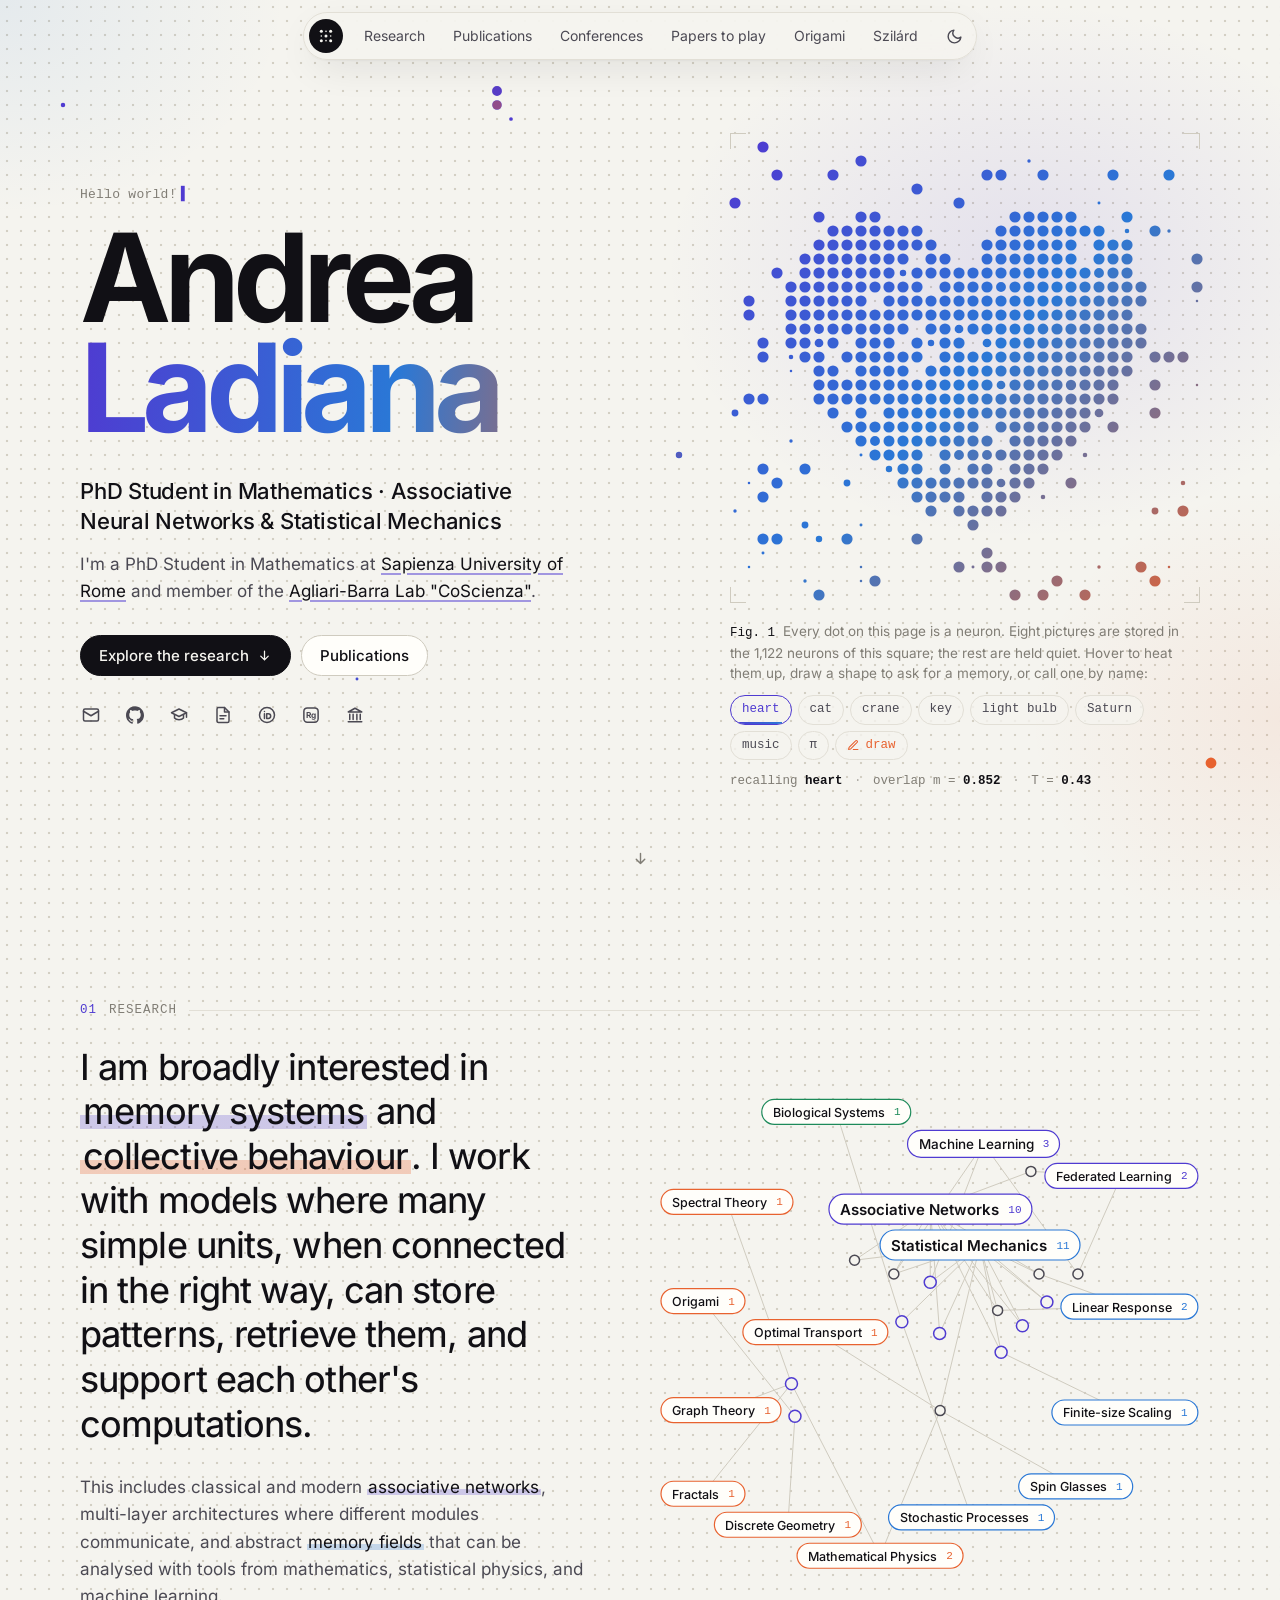
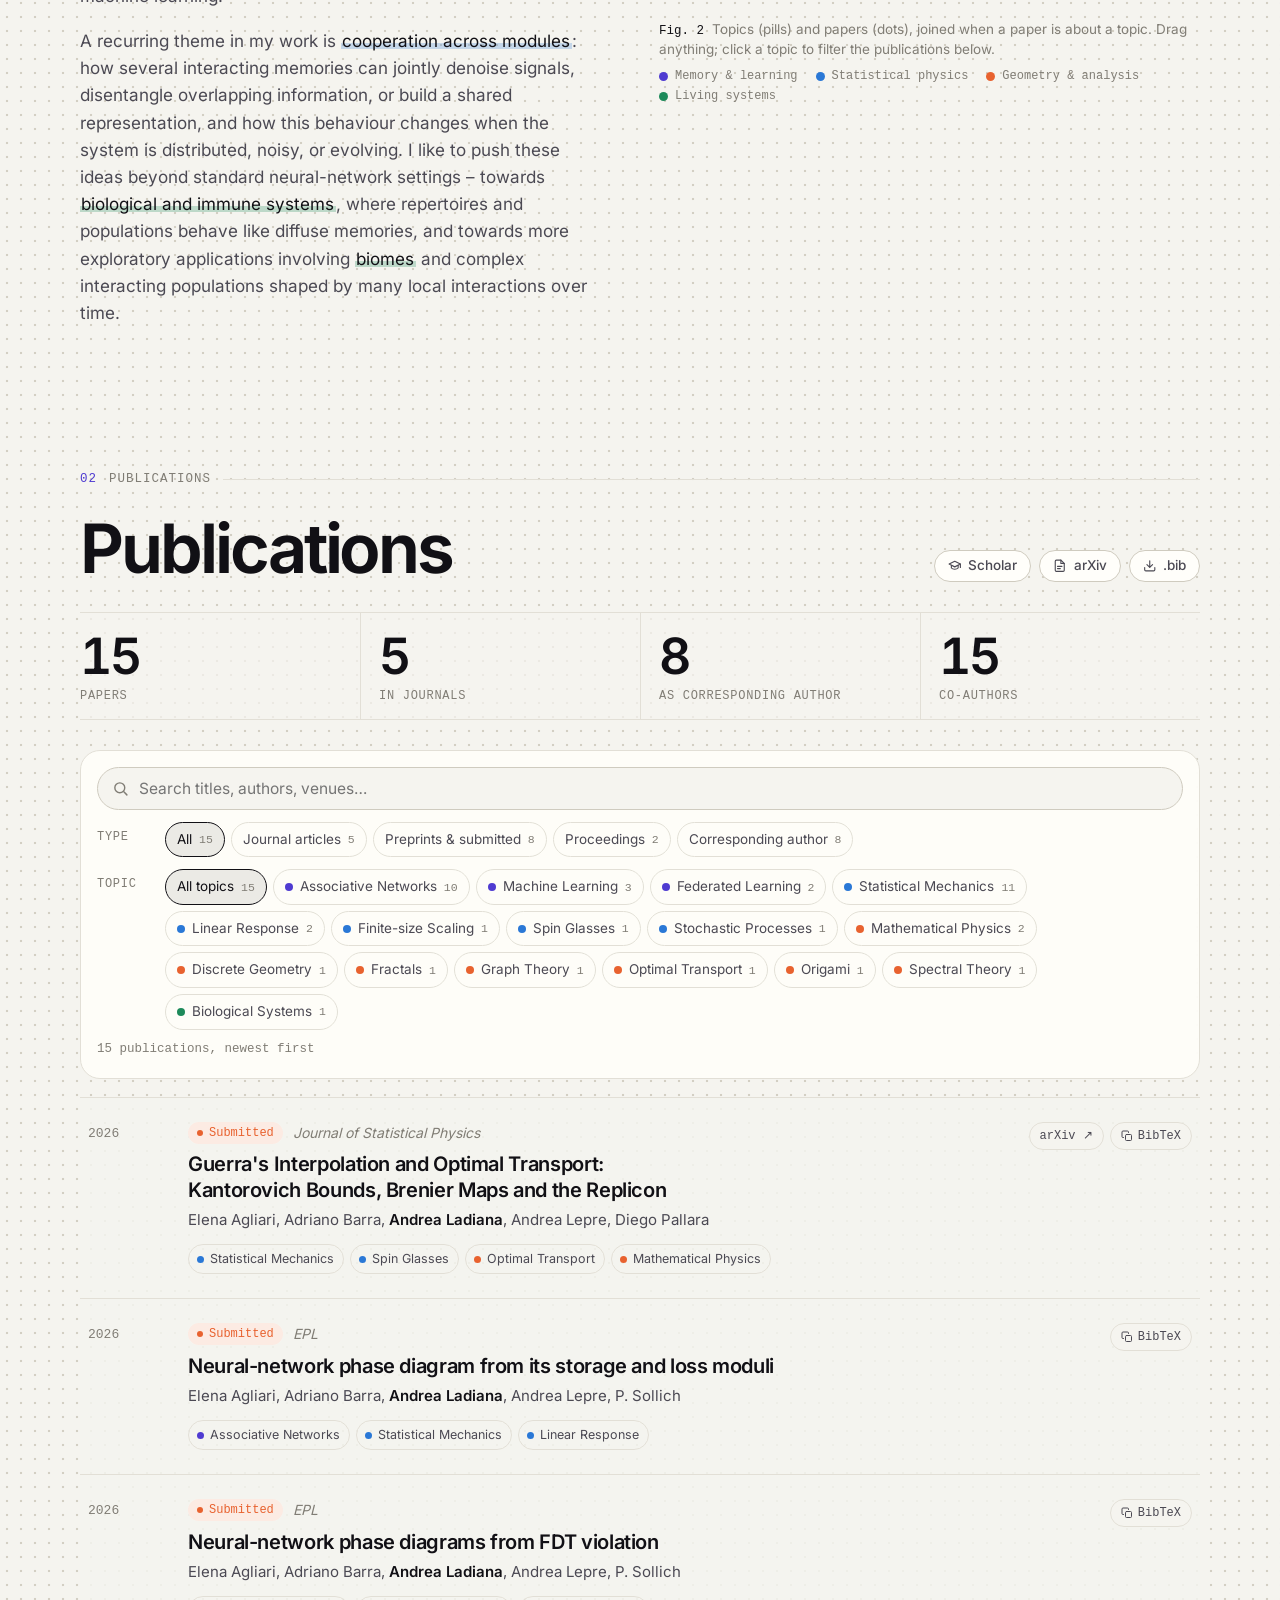
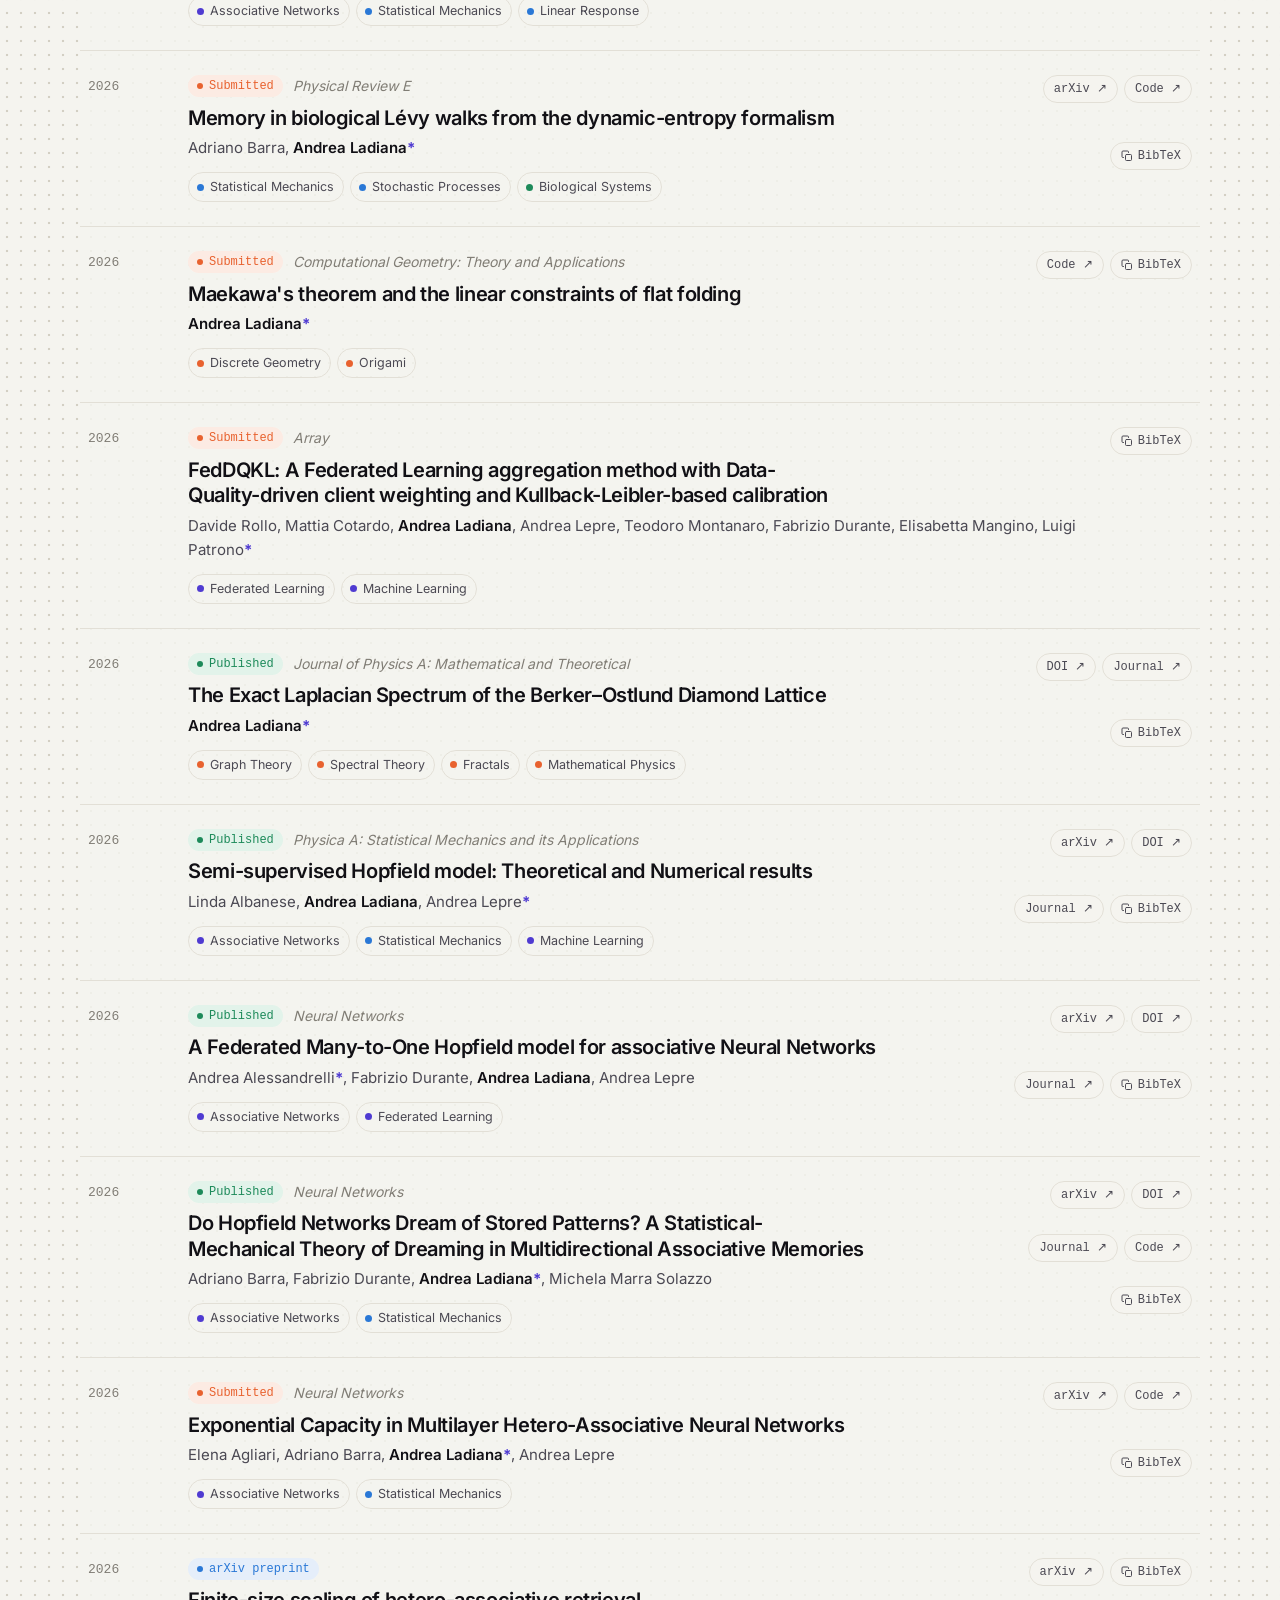
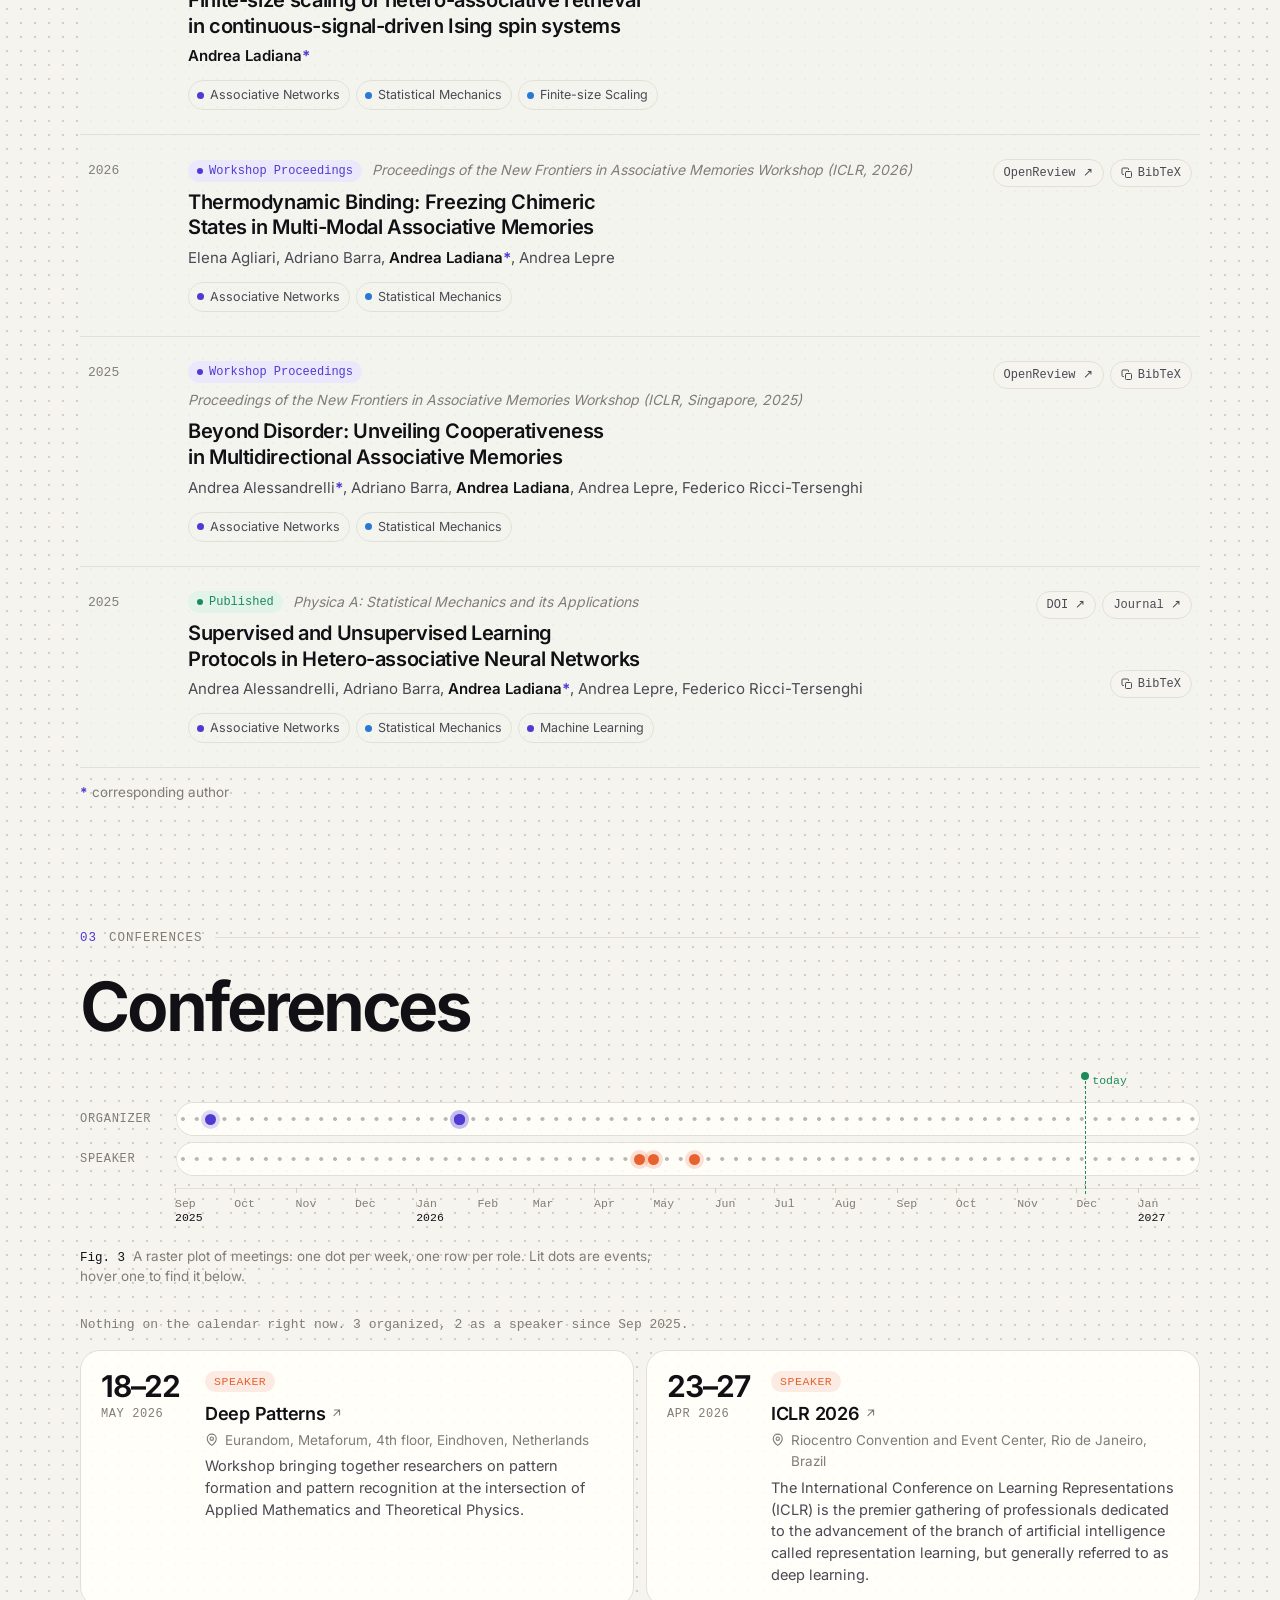
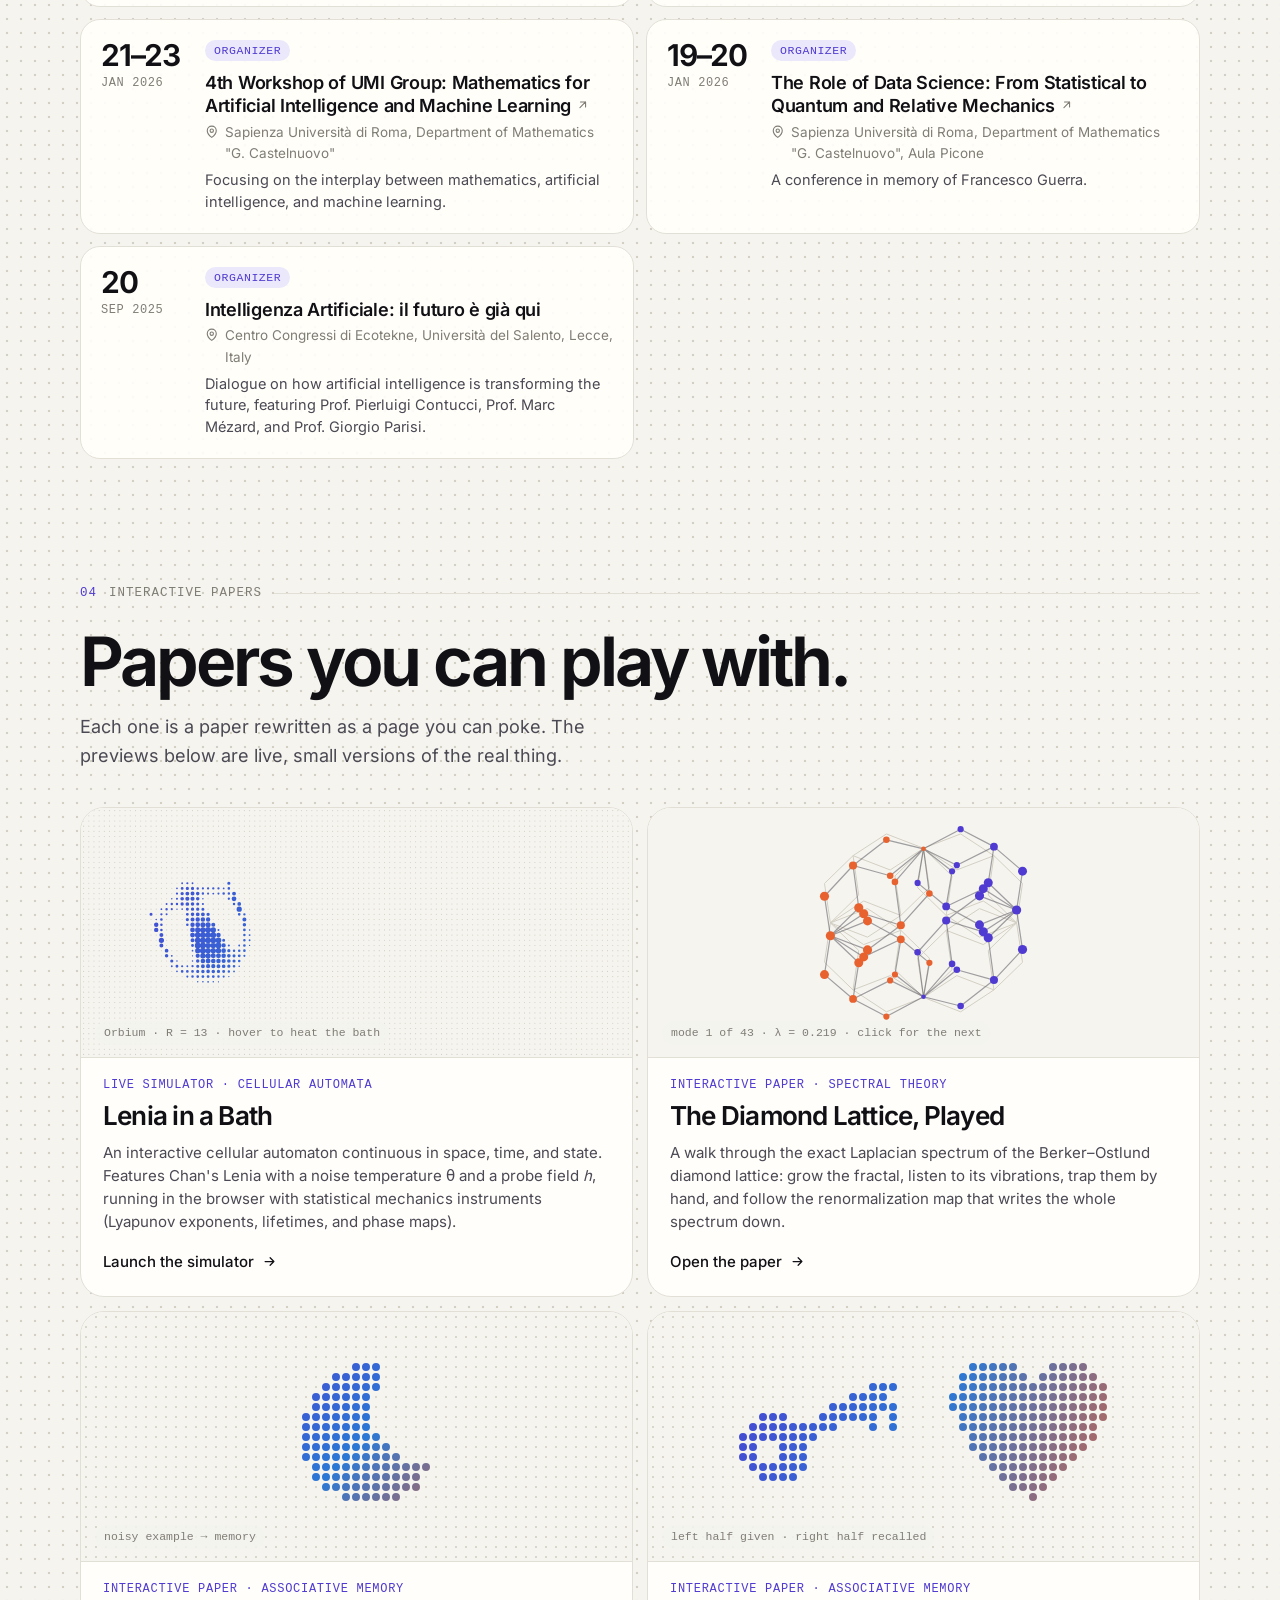
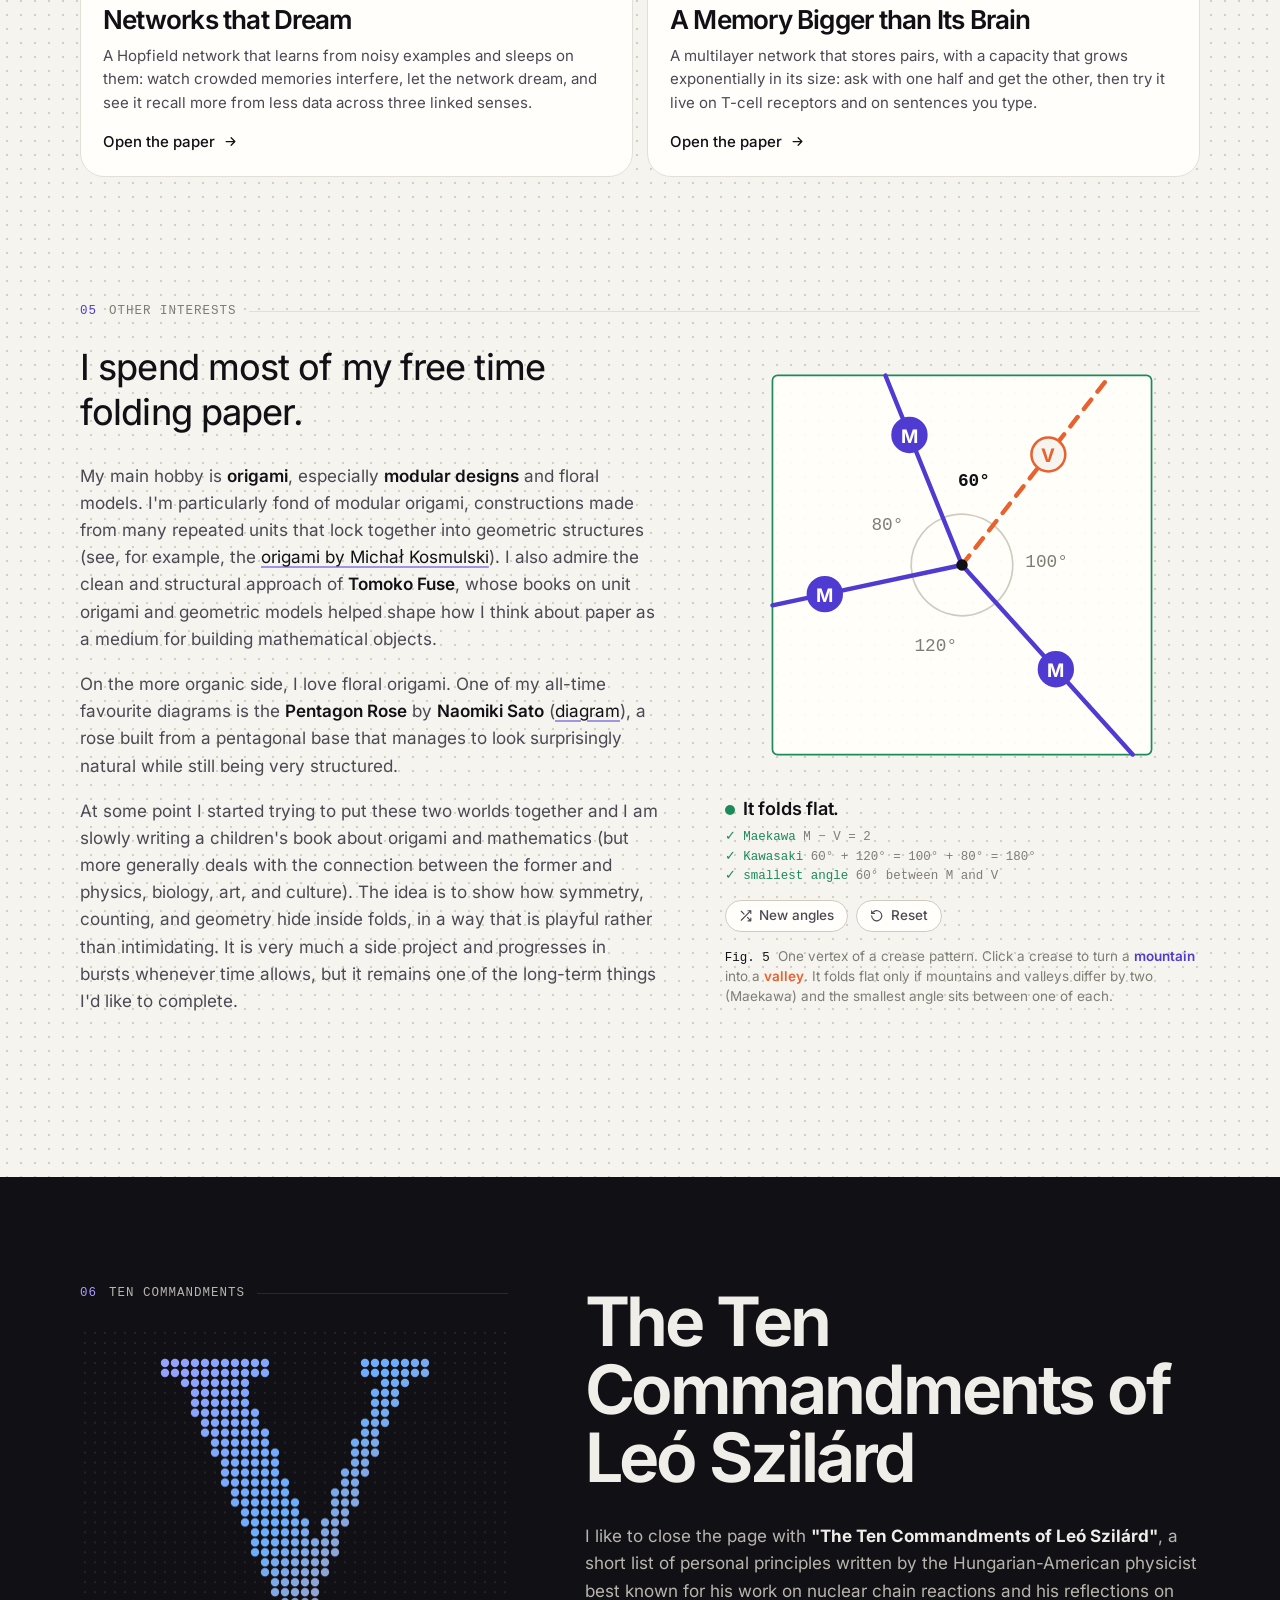
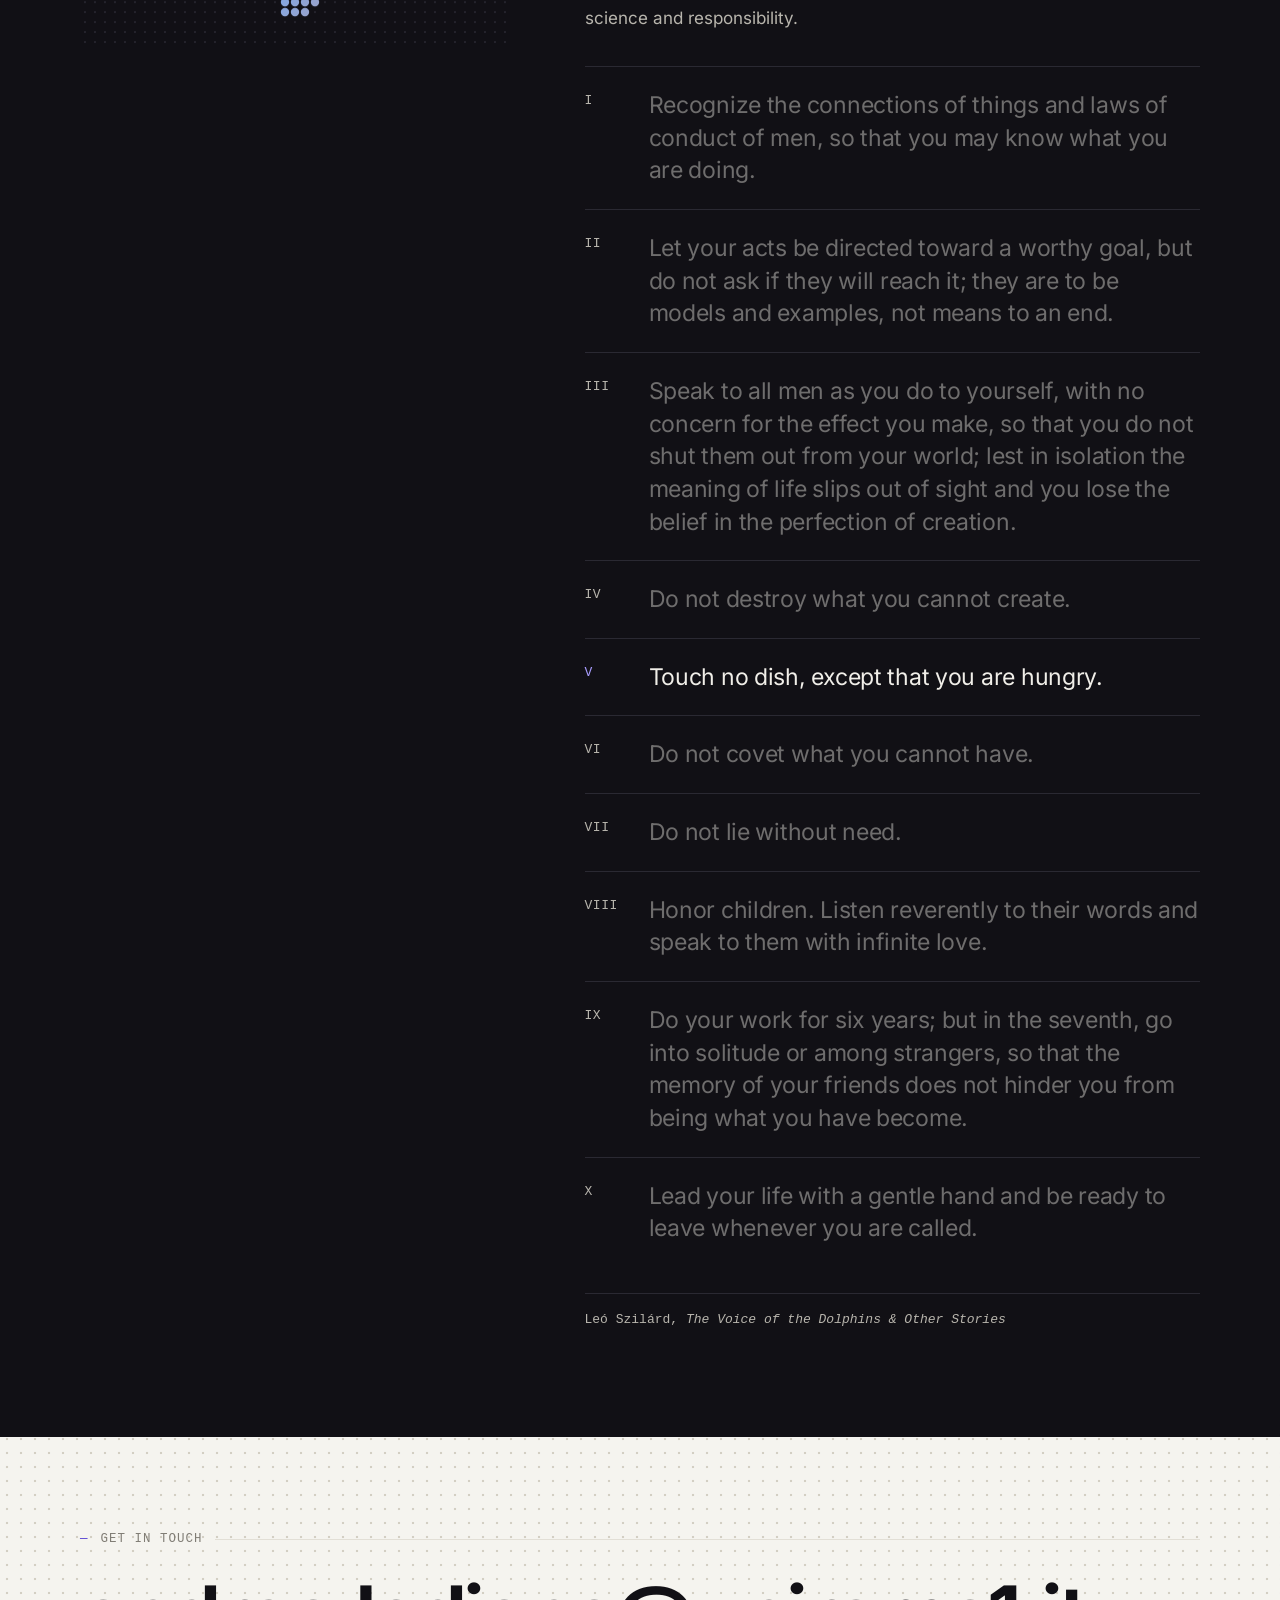
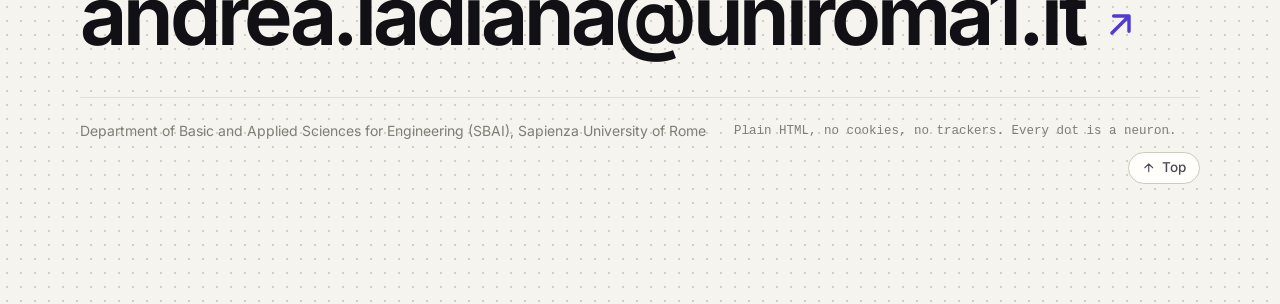
<file: index.html>
<!doctype html>
<html lang="en">
<head>
    <meta charset="UTF-8">
    <meta name="viewport" content="width=device-width, initial-scale=1.0">
    <script>document.documentElement.classList.add('js'); try { const t = localStorage.getItem('series-theme'); if (t === 'light' || t === 'dark') document.documentElement.dataset.theme = t; } catch (e) {}</script>
    <title>Andrea Ladiana | PhD Student in Mathematics, Sapienza University of Rome</title>
    <meta name="description"
        content="Personal website of Andrea Ladiana, PhD Student in Mathematics. Researching Heteroassociative Neural Networks, Hopfield Models, and Statistical Mechanics.">
    <meta name="theme-color" content="#f5f4ef" media="(prefers-color-scheme: light)">
    <meta name="theme-color" content="#0d0c12" media="(prefers-color-scheme: dark)">
    <meta name="google-site-verification" content="h4_lvbonIy-Myi1BwjT4lL30Hb9_FXrG5Ct0ZSgzLMA" />
    <link rel="canonical" href="https://andrea-ladiana.github.io/">

    <!-- Favicon -->
    <link rel="icon" type="image/svg+xml" href="favicon.svg">

    <!-- Open Graph -->
    <meta property="og:site_name" content="Andrea Ladiana">
    <meta property="og:title" content="Andrea Ladiana | PhD Student in Mathematics, Sapienza University of Rome">
    <meta property="og:description"
        content="PhD Student in Mathematics researching Associative Neural Networks, Hopfield Models, and Statistical Mechanics.">
    <meta property="og:type" content="website">
    <meta property="og:url" content="https://andrea-ladiana.github.io/">
    <meta property="og:image" content="https://andrea-ladiana.github.io/og-image.png?v=20261118">
    <meta property="og:image:width" content="1200">
    <meta property="og:image:height" content="630">
    <meta property="og:image:alt" content="Andrea Ladiana, PhD Student in Mathematics, next to an origami crane recalled by a network of dots">

    <!-- Twitter Card -->
    <meta name="twitter:card" content="summary_large_image">
    <meta name="twitter:title" content="Andrea Ladiana | PhD Student in Mathematics, Sapienza University of Rome">
    <meta name="twitter:description"
        content="PhD Student in Mathematics researching Associative Neural Networks and Statistical Mechanics.">
    <meta name="twitter:image" content="https://andrea-ladiana.github.io/og-image.png?v=20261118">
    <meta name="twitter:image:alt" content="Andrea Ladiana, PhD Student in Mathematics, next to an origami crane recalled by a network of dots">

    <!-- Self-hosted font (no third-party requests) -->
    <link rel="preload" href="assets/fonts/inter-latin.woff2" as="font" type="font/woff2" crossorigin>
    <link rel="stylesheet" href="style.css?v=20261118a">

    <!-- Schema.org JSON-LD. The list of ScholarlyArticle items is added by script.js from biblio.bib -->
    <script type="application/ld+json">
    {
      "@context": "https://schema.org",
      "@type": "Person",
      "@id": "https://andrea-ladiana.github.io/#me",
      "name": "Andrea Ladiana",
      "jobTitle": "PhD Student in Mathematics",
      "worksFor": {
        "@type": "CollegeOrUniversity",
        "name": "Sapienza Università di Roma",
        "url": "https://www.uniroma1.it"
      },
      "memberOf": {
        "@type": "Organization",
        "name": "Agliari-Barra Lab 'CoScienza'",
        "url": "https://www.researchgate.net/lab/Agliari-Barra-Lab-CoScienza-Adriano-Barra"
      },
      "url": "https://andrea-ladiana.github.io/",
      "sameAs": [
        "https://orcid.org/0009-0005-5078-9817",
        "https://github.com/andrea-ladiana",
        "https://www.researchgate.net/profile/Andrea-Ladiana",
        "https://scholar.google.com/citations?user=8NSj9foAAAAJ",
        "https://phd.uniroma1.it/web/ANDREA-LADIANA_nP2239069_IT.aspx"
      ],
      "knowsAbout": [
        "Associative Neural Networks",
        "Hopfield Models",
        "Statistical Mechanics",
        "Cellular Automata",
        "Mathematical Physics",
        "Graph Laplacian & Fractals",
        "Federated Learning",
        "Origami Mathematics"
      ],
      "description": "PhD Student in Mathematics at Sapienza University of Rome researching Associative Neural Networks, Hopfield Models, and Statistical Mechanics."
    }
    </script>
</head>
<body>
<svg width="0" height="0" style="position:absolute" aria-hidden="true" focusable="false">
  <symbol id="i-mail" viewBox="0 0 24 24"><rect x="2" y="4" width="20" height="16" rx="2"/><path d="m22 7-10 6L2 7"/></symbol>
  <symbol id="i-github" viewBox="0 0 24 24"><path fill="currentColor" stroke="none" d="M12 .297c-6.63 0-12 5.373-12 12 0 5.303 3.438 9.8 8.205 11.385.6.113.82-.258.82-.577 0-.285-.01-1.04-.015-2.04-3.338.724-4.042-1.61-4.042-1.61C4.422 18.070 3.633 17.700 3.633 17.700c-1.087-.744.084-.729.084-.729 1.205.084 1.838 1.236 1.838 1.236 1.070 1.835 2.809 1.305 3.495.998.108-.776.417-1.305.76-1.605-2.665-.3-5.466-1.332-5.466-5.930 0-1.310.465-2.380 1.235-3.220-.135-.303-.54-1.523.105-3.176 0 0 1.005-.322 3.300 1.230.96-.267 1.980-.399 3-.405 1.020.006 2.040.138 3 .405 2.280-1.552 3.285-1.230 3.285-1.230.645 1.653.24 2.873.12 3.176.765.840 1.230 1.910 1.230 3.220 0 4.610-2.805 5.625-5.475 5.920.42.36.81 1.096.81 2.220 0 1.606-.015 2.896-.015 3.286 0 .315.21.69.825.57C20.565 22.092 24 17.592 24 12.297c0-6.627-5.373-12-12-12"/></symbol>
  <symbol id="i-researchgate" viewBox="0 0 24 24"><rect x="2.5" y="2.5" width="19" height="19" rx="4.5"/><text x="12" y="16.2" text-anchor="middle" font-family="Inter, Arial, sans-serif" font-size="11" font-weight="700" fill="currentColor" stroke="none">Rg</text></symbol>
  <symbol id="i-orcid" viewBox="0 0 24 24"><circle cx="12" cy="12" r="10"/><path d="M8.6 10.2v6.4M8.6 7.4v.01M11.6 16.6v-6.4h2.1a3.2 3.2 0 0 1 0 6.4z"/></symbol>
  <symbol id="i-scholar" viewBox="0 0 24 24"><path d="M22 9 12 4 2 9l10 5z"/><path d="M6 11.5V16c2.5 3 9.5 3 12 0v-4.5"/><path d="M22 9v6"/></symbol>
  <symbol id="i-arxiv" viewBox="0 0 24 24"><path d="M14 2H6a2 2 0 0 0-2 2v16a2 2 0 0 0 2 2h12a2 2 0 0 0 2-2V8z"/><path d="M14 2v6h6M8 13h8M8 17h5"/></symbol>
  <symbol id="i-university" viewBox="0 0 24 24"><path d="M3 21h18M5 18v-7M9.5 18v-7M14.5 18v-7M19 18v-7M12 3 3 8h18z"/></symbol>
  <symbol id="i-arrow" viewBox="0 0 24 24"><path d="M5 12h14m-6-6 6 6-6 6"/></symbol>
  <symbol id="i-down" viewBox="0 0 24 24"><path d="M12 5v14m-6-6 6 6 6-6"/></symbol>
  <symbol id="i-up" viewBox="0 0 24 24"><path d="M12 19V5m-7 7 7-7 7 7"/></symbol>
  <symbol id="i-ext" viewBox="0 0 24 24"><path d="M7 17 17 7M8 7h9v9"/></symbol>
  <symbol id="i-moon" viewBox="0 0 24 24"><path d="M21 12.8A9 9 0 1 1 11.2 3a7 7 0 0 0 9.8 9.8z"/></symbol>
  <symbol id="i-sun" viewBox="0 0 24 24"><circle cx="12" cy="12" r="4"/><path d="M12 2v2m0 16v2M4.9 4.9l1.4 1.4m11.4 11.4 1.4 1.4M2 12h2m16 0h2M4.9 19.1l1.4-1.4M17.7 6.3l1.4-1.4"/></symbol>
  <symbol id="i-search" viewBox="0 0 24 24"><circle cx="11" cy="11" r="7"/><path d="m21 21-4.3-4.3"/></symbol>
  <symbol id="i-x" viewBox="0 0 24 24"><path d="M18 6 6 18M6 6l12 12"/></symbol>
  <symbol id="i-copy" viewBox="0 0 24 24"><rect x="9" y="9" width="12" height="12" rx="2"/><path d="M5 15H4a2 2 0 0 1-2-2V4a2 2 0 0 1 2-2h9a2 2 0 0 1 2 2v1"/></symbol>
  <symbol id="i-check" viewBox="0 0 24 24"><path d="M20 6 9 17l-5-5"/></symbol>
  <symbol id="i-download" viewBox="0 0 24 24"><path d="M21 15v4a2 2 0 0 1-2 2H5a2 2 0 0 1-2-2v-4M7 10l5 5 5-5M12 15V3"/></symbol>
  <symbol id="i-pin" viewBox="0 0 24 24"><path d="M20 10c0 6-8 12-8 12S4 16 4 10a8 8 0 0 1 16 0Z"/><circle cx="12" cy="10" r="3"/></symbol>
  <symbol id="i-pen" viewBox="0 0 24 24"><path d="M12 20h9M16.5 3.5a2.1 2.1 0 0 1 3 3L7 19l-4 1 1-4z"/></symbol>
  <symbol id="i-shuffle" viewBox="0 0 24 24"><path d="M16 3h5v5M4 20 21 3M21 16v5h-5M15 15l6 6M4 4l5 5"/></symbol>
  <symbol id="i-reset" viewBox="0 0 24 24"><path d="M3 12a9 9 0 1 0 3-6.7L3 8"/><path d="M3 3v5h5"/></symbol>
</svg>

<a class="skip" href="#main">Skip to content</a>

<header class="nav">
  <nav class="nav-pill" aria-label="Main">
    <a class="nav-brand" href="#top" aria-label="Back to the top">
      <svg viewBox="0 0 12 12" aria-hidden="true"><circle cx="2" cy="2" r="1.3"/><circle cx="6" cy="2" r=".7"/><circle cx="10" cy="2" r="1.3"/><circle cx="2" cy="6" r=".7"/><circle cx="6" cy="6" r="1.3"/><circle cx="10" cy="6" r=".7"/><circle cx="2" cy="10" r="1.3"/><circle cx="6" cy="10" r=".7"/><circle cx="10" cy="10" r="1.3"/></svg>
    </a>
    <a class="lnk" href="#research">Research</a>
    <a class="lnk" href="#publications">Publications</a>
    <a class="lnk" href="#conferences">Conferences</a>
    <a class="lnk" href="#projects">Papers to play</a>
    <a class="lnk" href="#other-interests">Origami</a>
    <a class="lnk" href="#szilard-commandments">Szilárd</a>
    <button class="theme-btn" id="theme" type="button" aria-label="Switch to dark theme"><svg class="icon" aria-hidden="true"><use href="#i-moon"/></svg></button>
  </nav>
</header>

<main id="main">
  <!-- ============================== HERO: the page's own dots are the network ============================== -->
  <section class="hero" id="top" aria-label="Introduction">
    <canvas class="hero-net" id="hero-net" aria-hidden="true"></canvas>
    <div class="glow" aria-hidden="true"></div>
    <div class="hero-grid wrap">
      <div class="hero-text">
        <p class="eyebrow">Hello world!</p>
        <h1 class="name"><span>Andrea</span><span class="l2">Ladiana</span></h1>
        <p class="role">PhD Student in Mathematics · Associative Neural Networks &amp; Statistical Mechanics</p>
        <p class="intro">I'm a PhD Student in Mathematics at <a href="https://phd.uniroma1.it/web/ANDREA-LADIANA_nP2239069_IT.aspx" target="_blank" rel="noopener">Sapienza University of Rome</a> and member of the <a href="https://www.researchgate.net/lab/Agliari-Barra-Lab-CoScienza-Adriano-Barra" target="_blank" rel="noopener">Agliari-Barra Lab "CoScienza"</a>.</p>
        <div class="btns">
          <a class="btn primary" href="#research">Explore the research <svg class="icon" aria-hidden="true"><use href="#i-down"/></svg></a>
          <a class="btn" href="#publications">Publications</a>
        </div>
        <ul class="socials" aria-label="Elsewhere">
          <li><a href="mailto:andrea.ladiana@uniroma1.it" aria-label="Email" title="Email"><svg class="icon" aria-hidden="true"><use href="#i-mail"/></svg></a></li>
          <li><a href="https://github.com/andrea-ladiana" target="_blank" rel="noopener" aria-label="GitHub" title="GitHub"><svg class="icon" aria-hidden="true"><use href="#i-github"/></svg></a></li>
          <li><a href="https://scholar.google.com/citations?user=8NSj9foAAAAJ" target="_blank" rel="noopener" aria-label="Google Scholar" title="Google Scholar"><svg class="icon" aria-hidden="true"><use href="#i-scholar"/></svg></a></li>
          <li><a href="https://arxiv.org/search/?searchtype=author&amp;query=Ladiana%2C+A" target="_blank" rel="noopener" aria-label="arXiv" title="arXiv"><svg class="icon" aria-hidden="true"><use href="#i-arxiv"/></svg></a></li>
          <li><a href="https://orcid.org/0009-0005-5078-9817" target="_blank" rel="noopener" aria-label="ORCID" title="ORCID"><svg class="icon" aria-hidden="true"><use href="#i-orcid"/></svg></a></li>
          <li><a href="https://www.researchgate.net/profile/Andrea-Ladiana" target="_blank" rel="noopener" aria-label="ResearchGate" title="ResearchGate"><svg class="icon" aria-hidden="true"><use href="#i-researchgate"/></svg></a></li>
          <li><a href="https://phd.uniroma1.it/web/ANDREA-LADIANA_nP2239069_IT.aspx" target="_blank" rel="noopener" aria-label="Institutional page" title="Institutional page"><svg class="icon" aria-hidden="true"><use href="#i-university"/></svg></a></li>
        </ul>
      </div>

      <figure class="hero-fig">
        <div class="slot" id="slot" role="img" aria-label="A Hopfield network drawn with the page's dots, recalling a stored picture"></div>
        <figcaption class="legend">
          <p class="legend-text"><b>Fig. 1</b> Every dot on this page is a neuron. Eight pictures are stored in the <span id="hop-n">—</span> neurons of this square; the rest are held quiet. <span class="on-hover">Hover to heat them up</span><span class="on-touch">Press and drag across the square to heat them up</span>, <span class="hint-draw">draw a shape to ask for a memory</span>, or call one by name:</p>
          <div class="mem-chips" id="mem-chips" role="group" aria-label="Recall a stored picture"></div>
          <p class="legend-state" aria-live="polite"><span id="hop-state">recalling</span> <b id="hop-name">—</b> <span class="sep">·</span> overlap m = <b id="hop-m">0.000</b> <span class="sep">·</span> T = <b id="hop-t">0.30</b></p>
        </figcaption>
      </figure>
    </div>
    <a class="scroll-cue" href="#research" aria-label="Scroll to research"><svg class="icon" aria-hidden="true"><use href="#i-down"/></svg></a>
  </section>

  <!-- ============================== 01 RESEARCH ============================== -->
  <section class="sec" id="research" aria-labelledby="research-title">
    <div class="wrap">
      <p class="idx reveal"><span>01</span> Research</p>
      <h2 class="visually-hidden" id="research-title">Research Interests</h2>
      <div class="research-grid">
        <div class="research-text">
          <p class="lead reveal">I am broadly interested in <mark class="m1">memory systems</mark> and <mark class="m3">collective behaviour</mark>. I work with models where many simple units, when connected in the right way, can store patterns, retrieve them, and support each other's computations.</p>
          <p class="body-text reveal">This includes classical and modern <mark class="m1">associative networks</mark>, multi-layer architectures where different modules communicate, and abstract <mark class="m2">memory fields</mark> that can be analysed with tools from mathematics, statistical physics, and machine learning.</p>
          <p class="body-text reveal">A recurring theme in my work is <mark class="m2">cooperation across modules</mark>: how several interacting memories can jointly denoise signals, disentangle overlapping information, or build a shared representation, and how this behaviour changes when the system is distributed, noisy, or evolving. I like to push these ideas beyond standard neural-network settings – towards <mark class="m4">biological and immune systems</mark>, where repertoires and populations behave like diffuse memories, and towards more exploratory applications involving <mark class="m4">biomes</mark> and complex interacting populations shaped by many local interactions over time.</p>
        </div>
        <figure class="map-fig reveal">
          <div class="map" id="map">
            <svg id="map-svg" role="group" aria-label="Map of research topics and the papers that connect them"></svg>
            <div class="map-tip" id="map-tip" hidden></div>
          </div>
          <figcaption class="figcap"><b>Fig. 2</b> Topics (pills) and papers (dots), joined when a paper is about a topic. Drag anything; click a topic to filter the publications below.</figcaption>
          <ul class="families" id="families" aria-label="Topic families"></ul>
        </figure>
      </div>
    </div>
  </section>

  <!-- ============================== 02 PUBLICATIONS ============================== -->
  <section class="sec" id="publications" aria-labelledby="publications-title">
    <div class="wrap">
      <p class="idx reveal"><span>02</span> Publications</p>
      <div class="sec-head reveal">
        <h2 class="h2" id="publications-title">Publications</h2>
        <div class="head-actions">
          <a class="pill-btn" href="https://scholar.google.com/citations?user=8NSj9foAAAAJ" target="_blank" rel="noopener"><svg class="icon" aria-hidden="true"><use href="#i-scholar"/></svg> Scholar</a>
          <a class="pill-btn" href="https://arxiv.org/search/?searchtype=author&amp;query=Ladiana%2C+A" target="_blank" rel="noopener"><svg class="icon" aria-hidden="true"><use href="#i-arxiv"/></svg> arXiv</a>
          <a class="pill-btn" id="bib-download" href="biblio.bib" download="andrea_ladiana_publications.bib" title="Download all entries as .bib"><svg class="icon" aria-hidden="true"><use href="#i-download"/></svg> .bib</a>
        </div>
      </div>
      <div class="stats reveal" id="pub-stats" aria-label="Publication counts"></div>

      <div class="filters reveal" role="group" aria-label="Search and filter publications">
        <label class="search">
          <svg class="icon" aria-hidden="true"><use href="#i-search"/></svg>
          <input type="search" id="pub-q" placeholder="Search titles, authors, venues…" autocomplete="off" spellcheck="false" aria-label="Search publications">
          <button type="button" class="search-x" id="pub-q-x" aria-label="Clear search" hidden><svg class="icon" aria-hidden="true"><use href="#i-x"/></svg></button>
        </label>
        <div class="frow"><span class="flabel">Type</span><div class="chipset" id="f-type"></div></div>
        <div class="frow"><span class="flabel">Topic</span><div class="chipset" id="f-topic"></div></div>
        <div class="fsum"><span id="pub-summary" role="status"></span><button type="button" class="link-btn" id="pub-reset" hidden>Reset filters</button></div>
      </div>

      <ol class="pubs" id="pubs" aria-label="Publications"><li class="pub-empty">Loading publications…</li></ol>
      <p class="footnote"><span class="ca">*</span> corresponding author</p>
      <noscript><p class="footnote">Publications are loaded with JavaScript. The full list is in <a href="biblio.bib">biblio.bib</a>.</p></noscript>
    </div>
  </section>

  <!-- ============================== 03 CONFERENCES ============================== -->
  <section class="sec" id="conferences" aria-labelledby="conferences-title">
    <div class="wrap">
      <p class="idx reveal"><span>03</span> Conferences</p>
      <h2 class="h2 reveal" id="conferences-title">Conferences</h2>
      <figure class="raster-fig reveal">
        <div class="raster-scroll">
          <div class="raster" id="raster"></div>
        </div>
        <figcaption class="figcap"><b>Fig. 3</b> A raster plot of meetings: one dot per week, one row per role. Lit dots are events; hover one to find it below.</figcaption>
      </figure>
      <p class="conf-status reveal" id="conf-status"></p>
      <div class="conf-grid" id="conf-list"></div>
      <noscript><p class="footnote">The list of conferences is loaded with JavaScript. The data is in <a href="conferences.json">conferences.json</a>.</p></noscript>
    </div>
  </section>

  <!-- ============================== 04 INTERACTIVE PAPERS ============================== -->
  <section class="sec" id="projects" aria-labelledby="projects-title">
    <div class="wrap">
      <p class="idx reveal"><span>04</span> Interactive papers</p>
      <h2 class="h2 reveal" id="projects-title">Papers you can play with.</h2>
      <p class="sub reveal">Each one is a paper rewritten as a page you can poke. The previews below are live, small versions of the real thing.</p>
      <div class="cards">
        <a class="card reveal" href="lenia/">
          <div class="viz"><canvas data-mini="lenia" aria-hidden="true"></canvas><span class="viz-note" data-note="lenia">Orbium · R = 13 · hover to heat the bath</span></div>
          <div class="card-body">
            <span class="kicker">Live simulator · Cellular automata</span>
            <h3>Lenia in a Bath</h3>
            <p>An interactive cellular automaton continuous in space, time, and state. Features Chan's Lenia with a noise temperature θ and a probe field <em>h</em>, running in the browser with statistical mechanics instruments (Lyapunov exponents, lifetimes, and phase maps).</p>
            <span class="go">Launch the simulator <svg class="icon" aria-hidden="true"><use href="#i-arrow"/></svg></span>
          </div>
        </a>
        <a class="card reveal" href="diamond-spectrum/">
          <div class="viz"><canvas data-mini="diamond" aria-hidden="true"></canvas><span class="viz-note" data-note="diamond">click for the next mode</span></div>
          <div class="card-body">
            <span class="kicker">Interactive paper · Spectral theory</span>
            <h3>The Diamond Lattice, Played</h3>
            <p>A walk through the exact Laplacian spectrum of the Berker–Ostlund diamond lattice: grow the fractal, listen to its vibrations, trap them by hand, and follow the renormalization map that writes the whole spectrum down.</p>
            <span class="go">Open the paper <svg class="icon" aria-hidden="true"><use href="#i-arrow"/></svg></span>
          </div>
        </a>
        <a class="card reveal" href="dreaming/">
          <div class="viz"><canvas data-mini="dream" aria-hidden="true"></canvas><span class="viz-note" data-note="dream">noisy example → memory</span></div>
          <div class="card-body">
            <span class="kicker">Interactive paper · Associative memory</span>
            <h3>Networks that Dream</h3>
            <p>A Hopfield network that learns from noisy examples and sleeps on them: watch crowded memories interfere, let the network dream, and see it recall more from less data across three linked senses.</p>
            <span class="go">Open the paper <svg class="icon" aria-hidden="true"><use href="#i-arrow"/></svg></span>
          </div>
        </a>
        <a class="card reveal" href="exponential-memory/">
          <div class="viz"><canvas data-mini="pairs" aria-hidden="true"></canvas><span class="viz-note" data-note="pairs">left half given · right half recalled</span></div>
          <div class="card-body">
            <span class="kicker">Interactive paper · Associative memory</span>
            <h3>A Memory Bigger than Its Brain</h3>
            <p>A multilayer network that stores pairs, with a capacity that grows exponentially in its size: ask with one half and get the other, then try it live on T-cell receptors and on sentences you type.</p>
            <span class="go">Open the paper <svg class="icon" aria-hidden="true"><use href="#i-arrow"/></svg></span>
          </div>
        </a>
      </div>
    </div>
  </section>

  <!-- ============================== 05 OTHER INTERESTS ============================== -->
  <section class="sec" id="other-interests" aria-labelledby="interests-title">
    <div class="wrap">
      <p class="idx reveal"><span>05</span> Other interests</p>
      <h2 class="visually-hidden" id="interests-title">Other interests</h2>
      <div class="interests-grid">
        <div class="interests-text">
          <p class="lead reveal">I spend most of my free time folding paper.</p>
          <p class="body-text reveal">My main hobby is <strong>origami</strong>, especially <strong>modular designs</strong> and floral models. I'm particularly fond of modular origami, constructions made from many repeated units that lock together into geometric structures (see, for example, the <a href="https://origami.kosmulski.org/types/modular" target="_blank" rel="noopener">origami by Michał Kosmulski</a>). I also admire the clean and structural approach of <strong>Tomoko Fuse</strong>, whose books on unit origami and geometric models helped shape how I think about paper as a medium for building mathematical objects.</p>
          <p class="body-text reveal">On the more organic side, I love floral origami. One of my all-time favourite diagrams is the <strong>Pentagon Rose</strong> by <strong>Naomiki Sato</strong> (<a href="https://origamiusa.org/system/files/thefold/The_fold_19_Naomiki_Sato_Rose_Diagram.pdf" target="_blank" rel="noopener">diagram</a>), a rose built from a pentagonal base that manages to look surprisingly natural while still being very structured.</p>
          <p class="body-text reveal">At some point I started trying to put these two worlds together and I am slowly writing a children's book about origami and mathematics (but more generally deals with the connection between the former and physics, biology, art, and culture). The idea is to show how symmetry, counting, and geometry hide inside folds, in a way that is playful rather than intimidating. It is very much a side project and progresses in bursts whenever time allows, but it remains one of the long-term things I'd like to complete.</p>
        </div>
        <figure class="fold-fig reveal">
          <div class="fold-stage">
            <svg id="fold-svg" viewBox="-130 -130 260 260" role="group" aria-label="A single origami vertex with four creases. Activate a crease to switch it between mountain and valley."></svg>
          </div>
          <div class="fold-panel">
            <p class="fold-verdict" id="fold-verdict" aria-live="polite"></p>
            <p class="fold-rules" id="fold-rules"></p>
            <div class="fold-btns">
              <button type="button" class="pill-btn" id="fold-new"><svg class="icon" aria-hidden="true"><use href="#i-shuffle"/></svg> New angles</button>
              <button type="button" class="pill-btn" id="fold-reset"><svg class="icon" aria-hidden="true"><use href="#i-reset"/></svg> Reset</button>
            </div>
          </div>
          <figcaption class="figcap"><b>Fig. 5</b> One vertex of a crease pattern. Click a crease to turn a <span class="k-m">mountain</span> into a <span class="k-v">valley</span>. It folds flat only if mountains and valleys differ by two (Maekawa) and the smallest angle sits between one of each.</figcaption>
        </figure>
      </div>
    </div>
  </section>

  <!-- ============================== 06 SZILÁRD ============================== -->
  <section class="band" id="szilard-commandments" aria-labelledby="szilard-title">
    <div class="wrap band-grid">
      <div class="band-side">
        <p class="idx"><span>06</span> Ten Commandments</p>
        <div class="numeral" aria-hidden="true"><canvas id="numeral-net"></canvas></div>
      </div>
      <div class="band-main">
        <h2 class="h2" id="szilard-title">The Ten Commandments of Leó Szilárd</h2>
        <p class="band-intro">I like to close the page with <strong>"The Ten Commandments of Leó Szilárd"</strong>, a short list of personal principles written by the Hungarian-American physicist best known for his work on nuclear chain reactions and his reflections on science and responsibility.</p>
        <blockquote>
          <ol class="commandments" id="commandments">
            <li>Recognize the connections of things and laws of conduct of men, so that you may know what you are doing.</li>
            <li>Let your acts be directed toward a worthy goal, but do not ask if they will reach it; they are to be models and examples, not means to an end.</li>
            <li>Speak to all men as you do to yourself, with no concern for the effect you make, so that you do not shut them out from your world; lest in isolation the meaning of life slips out of sight and you lose the belief in the perfection of creation.</li>
            <li>Do not destroy what you cannot create.</li>
            <li>Touch no dish, except that you are hungry.</li>
            <li>Do not covet what you cannot have.</li>
            <li>Do not lie without need.</li>
            <li>Honor children. Listen reverently to their words and speak to them with infinite love.</li>
            <li>Do your work for six years; but in the seventh, go into solitude or among strangers, so that the memory of your friends does not hinder you from being what you have become.</li>
            <li>Lead your life with a gentle hand and be ready to leave whenever you are called.</li>
          </ol>
          <cite>Leó Szilárd, <em>The Voice of the Dolphins &amp; Other Stories</em></cite>
        </blockquote>
      </div>
    </div>
  </section>
</main>

<footer class="foot">
  <div class="wrap">
    <p class="idx"><span>—</span> Get in touch</p>
    <a class="big-mail" href="mailto:andrea.ladiana@uniroma1.it">andrea.ladiana<wbr>@uniroma1.it <svg class="icon" aria-hidden="true"><use href="#i-ext"/></svg></a>
    <div class="foot-row">
      <p>Department of Basic and Applied Sciences for Engineering (SBAI), Sapienza University of Rome</p>
      <p class="foot-meta">Plain HTML, no cookies, no trackers. Every dot is a neuron.</p>
      <a class="pill-btn" href="#top"><svg class="icon" aria-hidden="true"><use href="#i-up"/></svg> Top</a>
    </div>
  </div>
</footer>

<script src="assets/js/bibtex.js?v=20261117a" defer></script>
<script src="assets/js/dotnet.js?v=20261117a" defer></script>
<script src="assets/js/minis.js?v=20261117a" defer></script>
<script src="script.js?v=20261118a" defer></script>
</body>
</html>
</file>
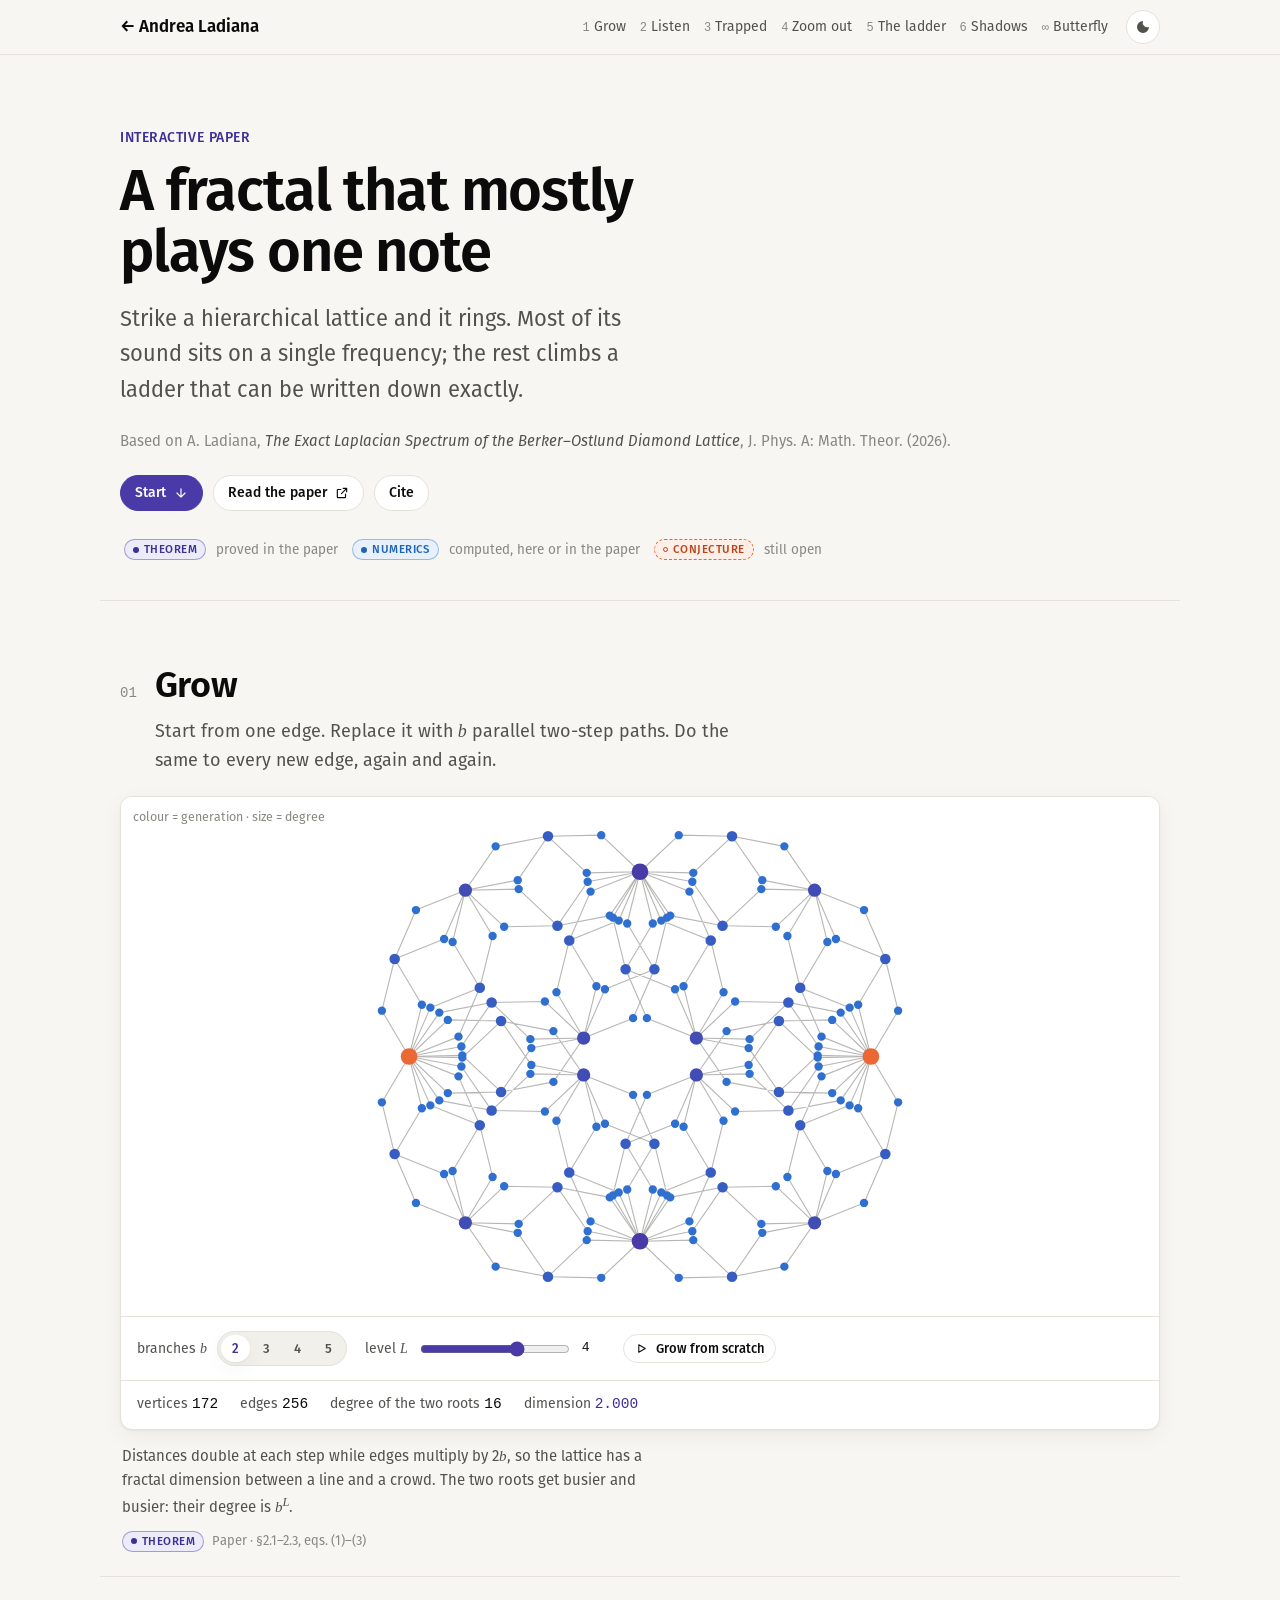
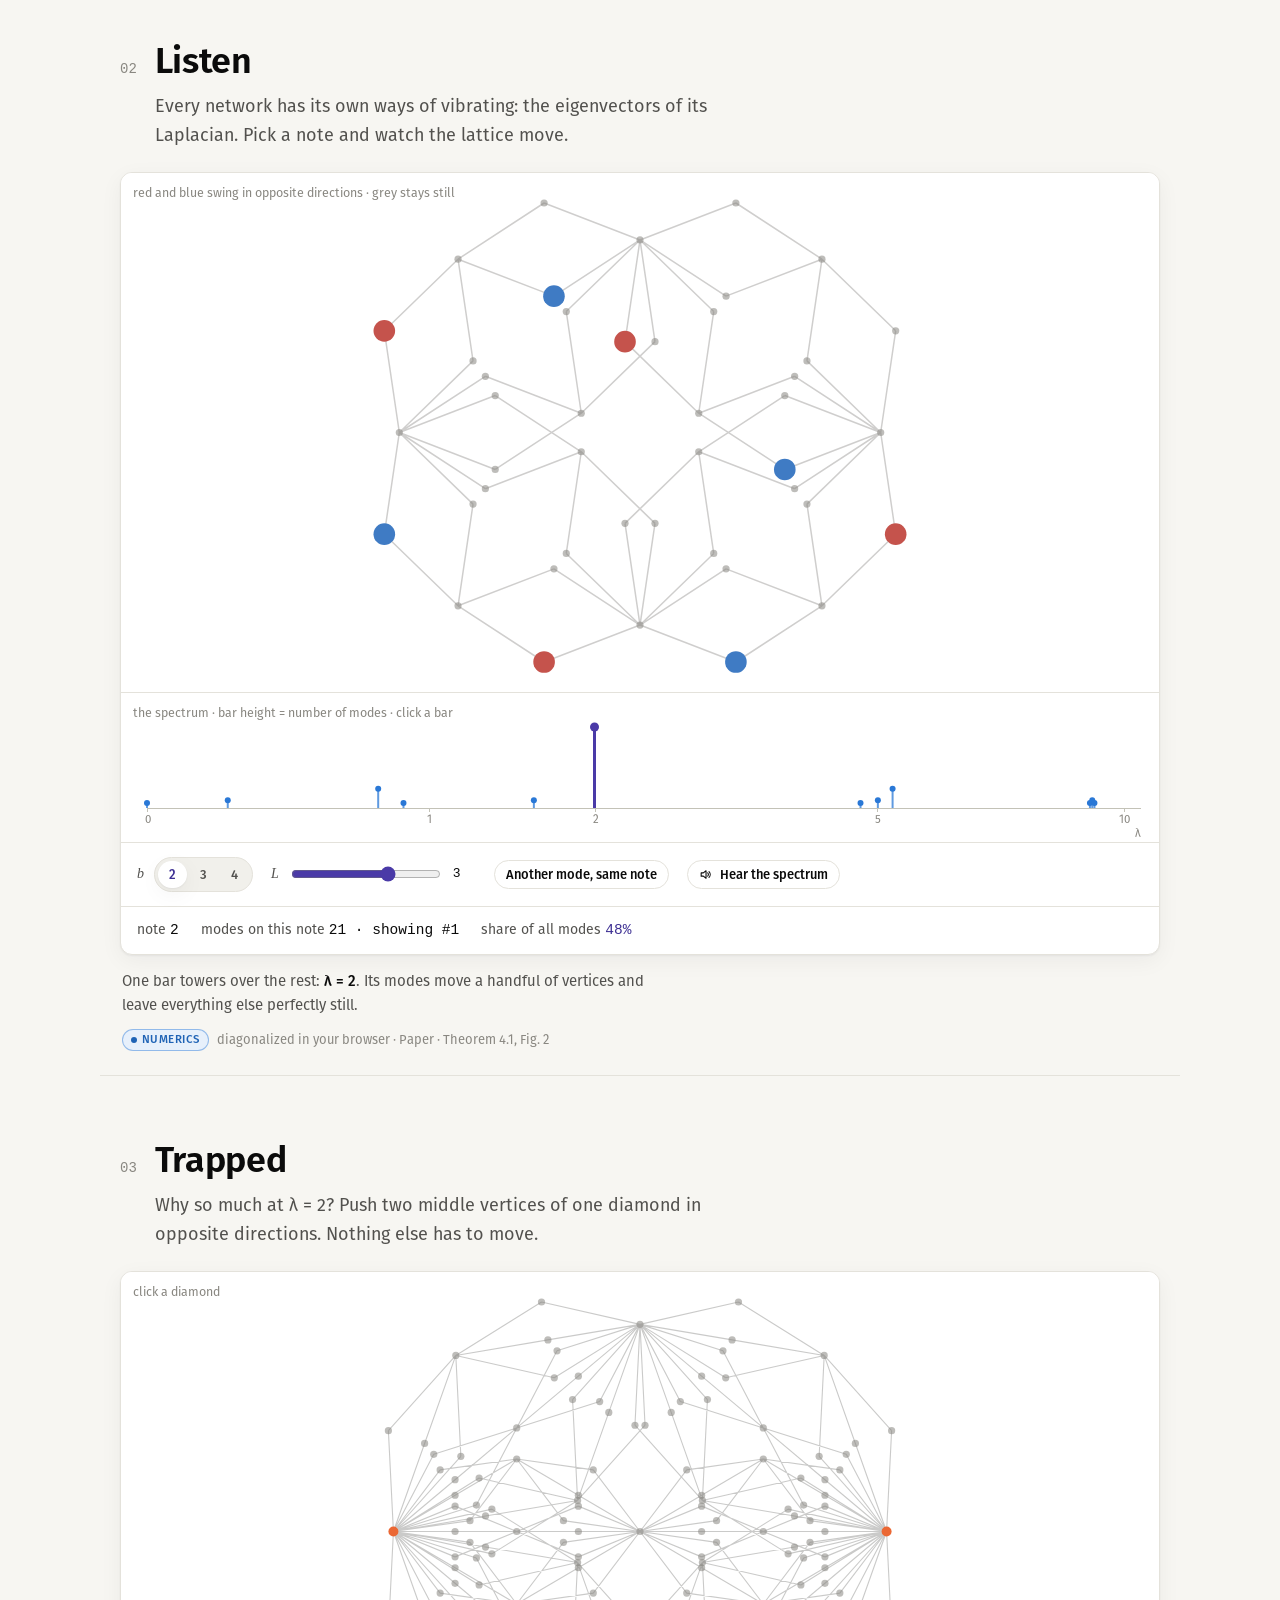
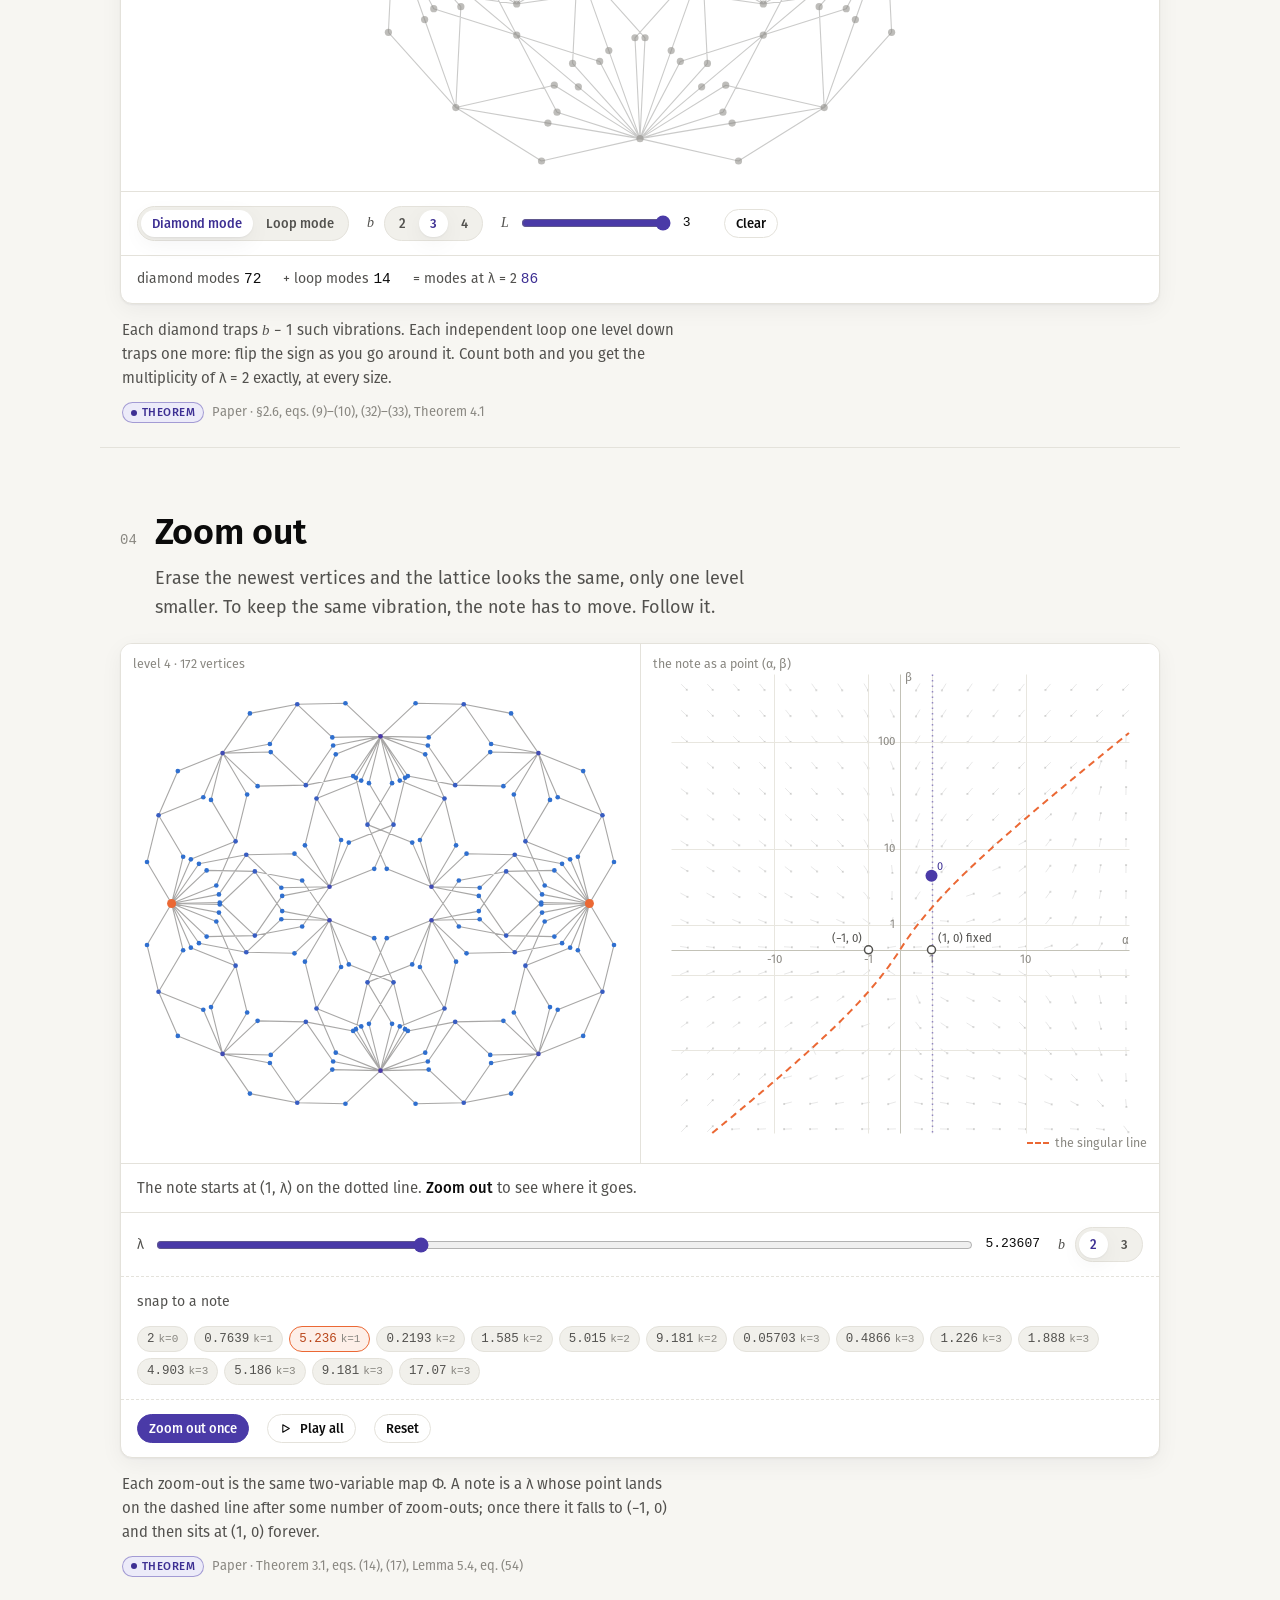
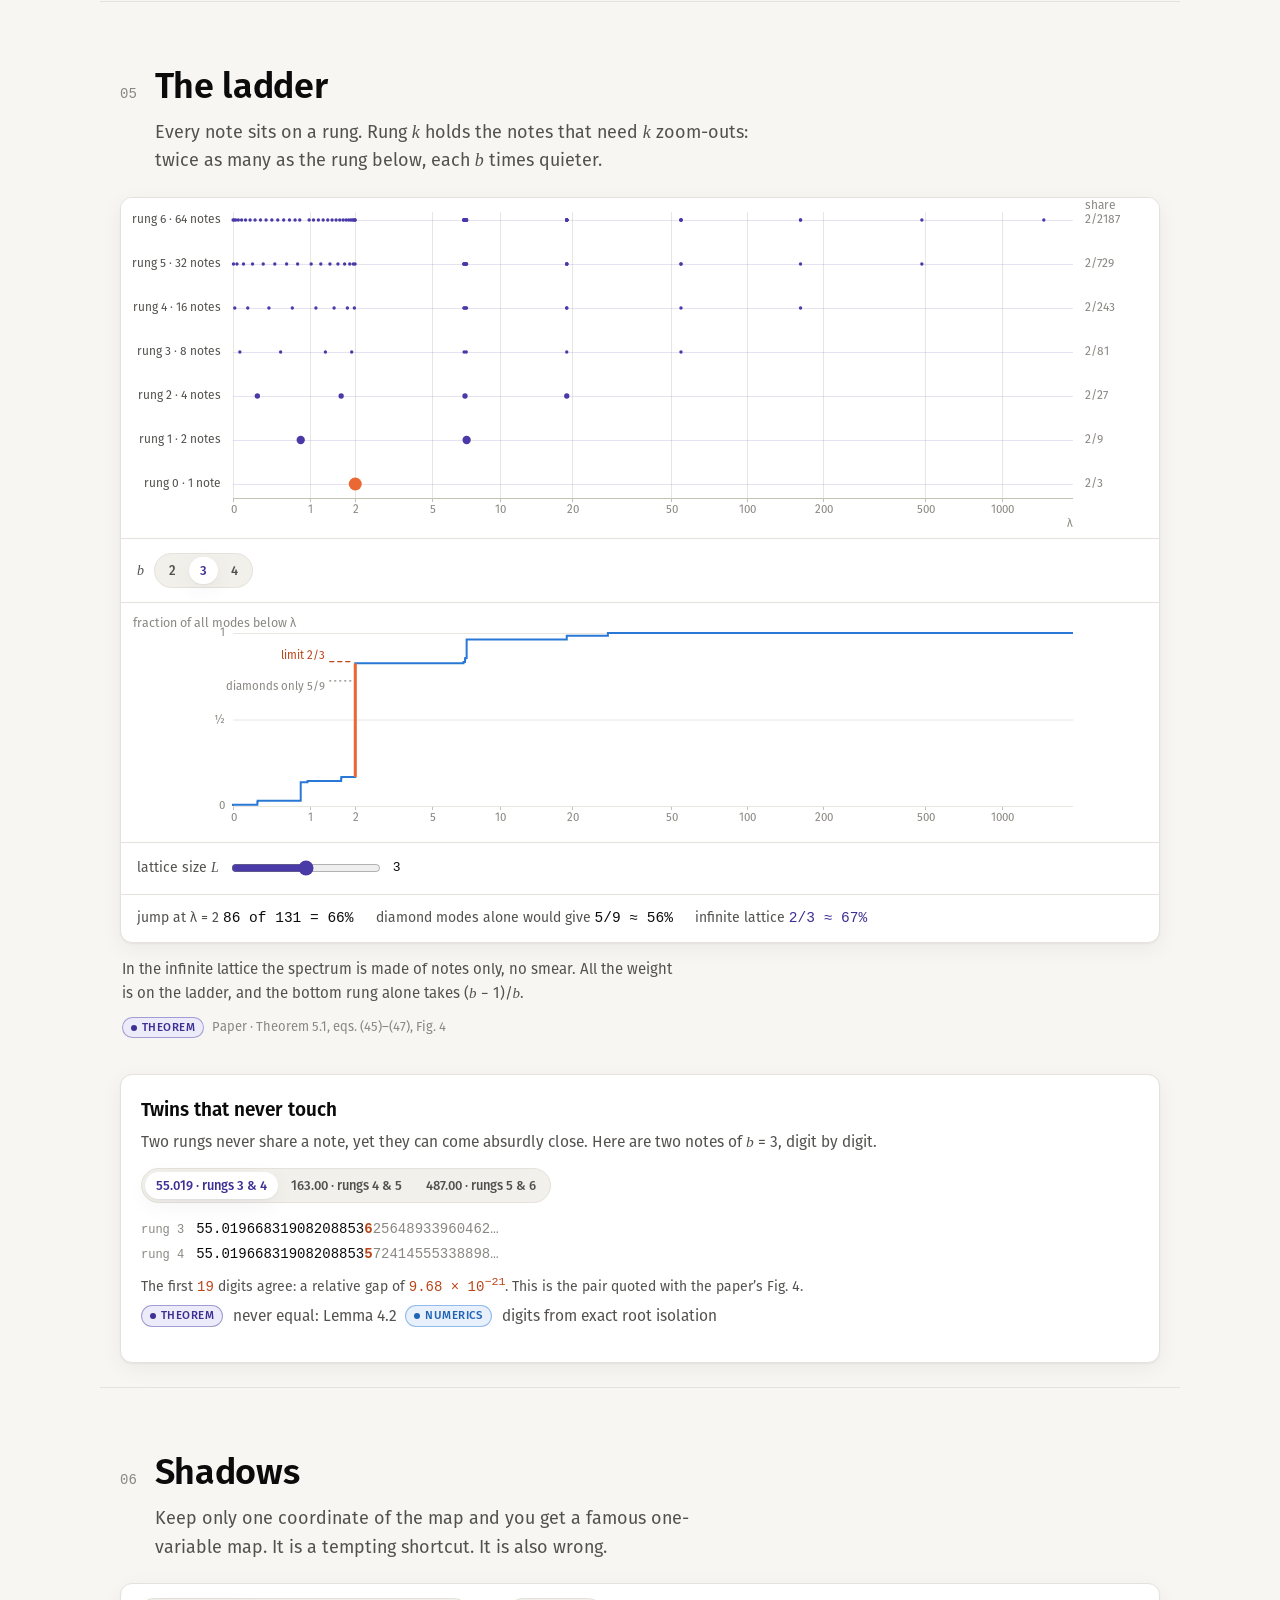
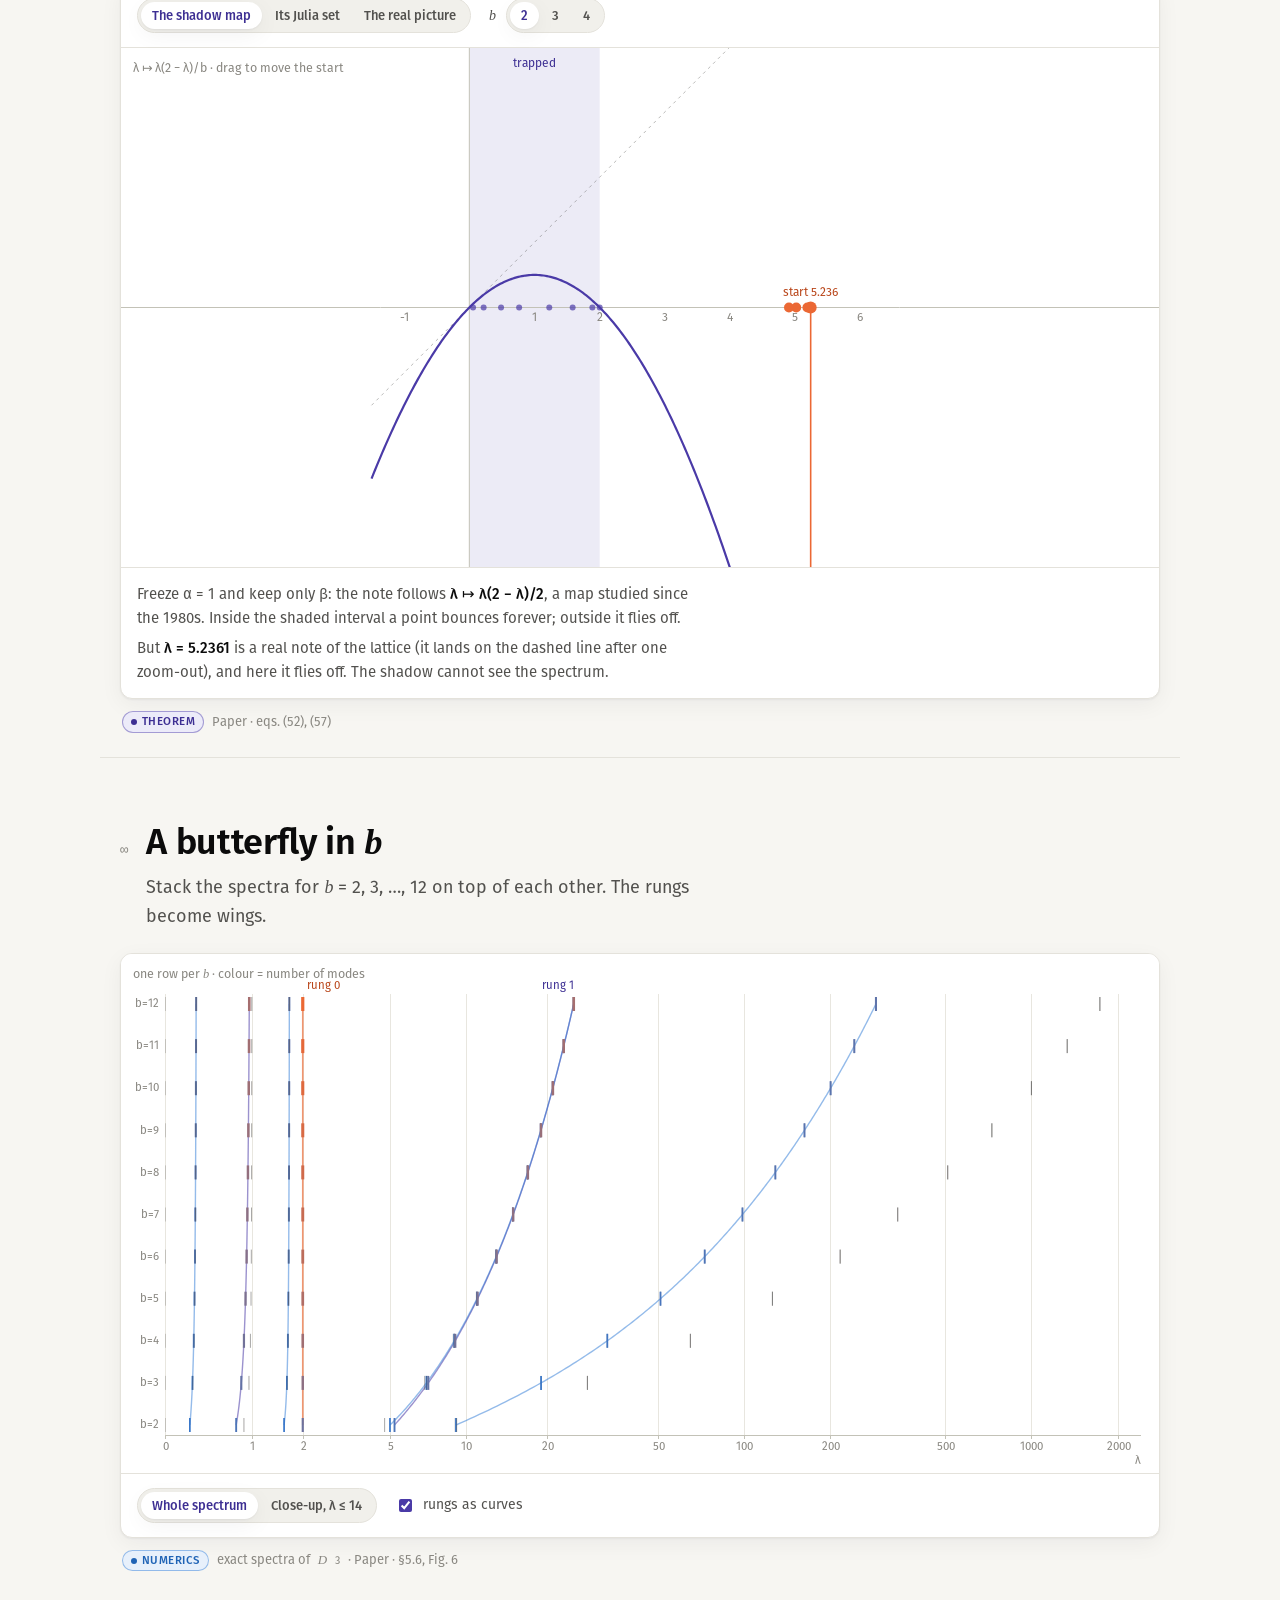
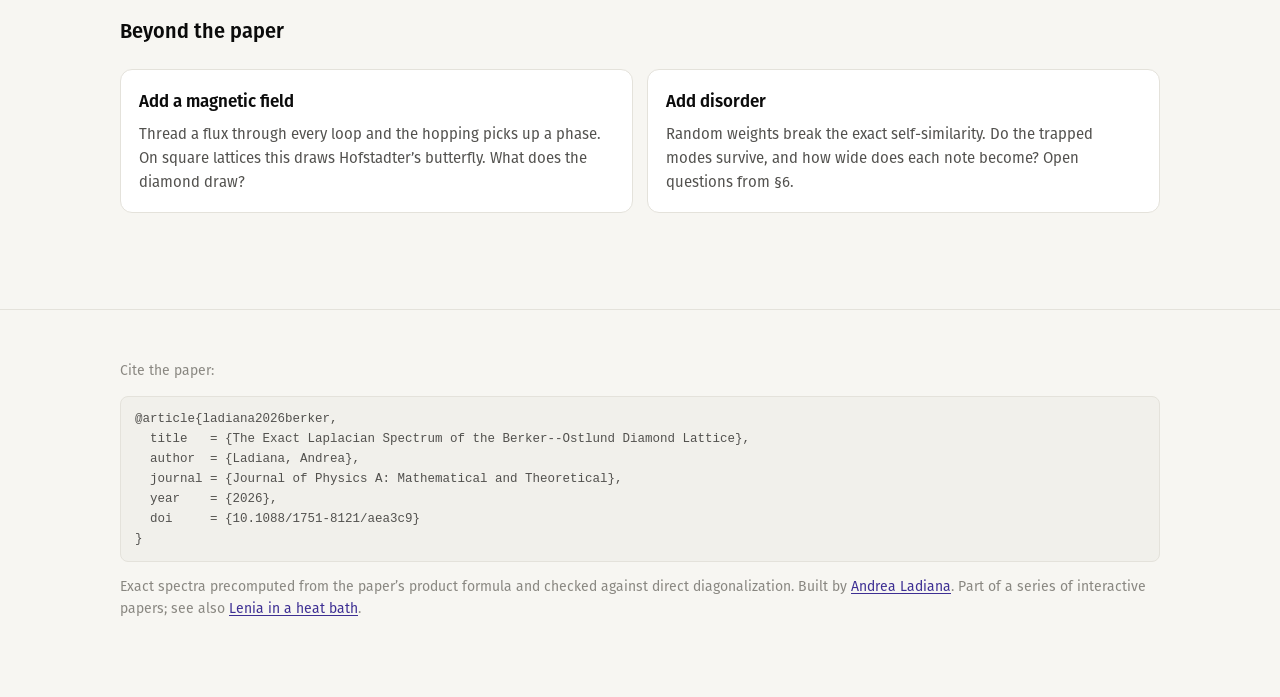
<file: diamond-spectrum/index.html>
<!doctype html>
<html lang="en">
<head>
<meta charset="utf-8">
<meta name="viewport" content="width=device-width, initial-scale=1">
<title>The diamond lattice, played</title>
<meta name="description" content="An interactive companion to “The Exact Laplacian Spectrum of the Berker–Ostlund Diamond Lattice”: grow the fractal, listen to its vibrations, and see why almost all of them sit on one note.">
<meta name="color-scheme" content="light dark">
<link rel="canonical" href="https://andrea-ladiana.github.io/diamond-spectrum/">
<meta property="og:type" content="article">
<meta property="og:title" content="The diamond lattice, played">
<meta property="og:description" content="Grow a hierarchical lattice, hear its spectrum, and follow the renormalization map that writes it down exactly.">
<meta property="og:url" content="https://andrea-ladiana.github.io/diamond-spectrum/">
<meta property="og:image" content="https://andrea-ladiana.github.io/og-image.png">
<meta name="twitter:card" content="summary_large_image">
<link rel="icon" href="assets/img/icon.svg" type="image/svg+xml">
<link rel="preload" href="../assets/series/fonts/lenia-sans-regular.woff2" as="font" type="font/woff2" crossorigin>
<link rel="stylesheet" href="../assets/series/series.css?v=20261029a">
<link rel="stylesheet" href="assets/css/diamond.css?v=20261029a">
<script>
  // theme before first paint (a per-viewer convenience, it may be absent)
  try { const t = localStorage.getItem("series-theme"); if (t === "light" || t === "dark") document.documentElement.dataset.theme = t; } catch (e) {}
</script>
</head>
<body>

<header class="topbar">
  <div class="wrap">
    <a class="home" href="../" title="Back to Andrea Ladiana's website">← Andrea Ladiana</a>
    <nav aria-label="Chapters">
      <a href="#grow"><span class="n">1</span>Grow</a>
      <a href="#listen"><span class="n">2</span>Listen</a>
      <a href="#trapped"><span class="n">3</span>Trapped</a>
      <a href="#zoom"><span class="n">4</span>Zoom out</a>
      <a href="#ladder"><span class="n">5</span>The ladder</a>
      <a href="#shadows"><span class="n">6</span>Shadows</a>
      <a href="#butterfly"><span class="n">∞</span>Butterfly</a>
    </nav>
    <button class="icon-btn" id="theme-toggle" type="button" aria-label="Switch between light and dark theme" title="Theme">
      <svg viewBox="0 0 24 24" aria-hidden="true"><path d="M12 3a9 9 0 1 0 9 9 7 7 0 0 1-9-9z" fill="currentColor"/></svg>
    </button>
  </div>
</header>

<main id="top">

<section class="hero wrap">
  <p class="series">Interactive paper</p>
  <h1>A fractal that mostly plays one note</h1>
  <p class="thesis">Strike a hierarchical lattice and it rings. Most of its sound sits on a single frequency; the rest climbs a ladder that can be written down exactly.</p>
  <p class="paper">Based on A. Ladiana, <cite>The Exact Laplacian Spectrum of the Berker–Ostlund Diamond Lattice</cite>, J. Phys. A: Math. Theor. (2026).</p>
  <div class="actions">
    <a class="btn primary" href="#grow">Start <svg viewBox="0 0 24 24" aria-hidden="true"><path d="M12 5v14M5 12l7 7 7-7"/></svg></a>
    <a class="btn" href="https://iopscience.iop.org/article/10.1088/1751-8121/aea3c9" target="_blank" rel="noopener">Read the paper <svg viewBox="0 0 24 24" aria-hidden="true"><path d="M14 4h6v6M20 4l-9 9M18 14v5a1 1 0 0 1-1 1H5a1 1 0 0 1-1-1V7a1 1 0 0 1 1-1h5"/></svg></a>
    <a class="btn" href="#cite">Cite</a>
  </div>
  <p class="legend-badges"><span class="badge theorem">Theorem</span> proved in the paper <span class="badge numerics">Numerics</span> computed, here or in the paper <span class="badge conjecture">Conjecture</span> still open</p>
</section>

<!-- 1 · Grow -------------------------------------------------------------- -->
<section class="chapter wrap" id="grow">
  <div class="chapter-head">
    <span class="n">01</span>
    <h2>Grow</h2>
    <p class="lede">Start from one edge. Replace it with <em class="v">b</em> parallel two-step paths. Do the same to every new edge, again and again.</p>
  </div>
  <div class="stage">
    <div class="canvas-box ratio-wide"><canvas id="grow-canvas" aria-label="The diamond lattice"></canvas>
      <span class="overlay-label">colour = generation · size = degree</span>
      <div class="tip" id="grow-tip"></div>
    </div>
    <div class="controls">
      <div class="control"><label>branches <em class="v">b</em></label>
        <div class="seg" id="grow-b"><button data-v="2" aria-pressed="true">2</button><button data-v="3">3</button><button data-v="4">4</button><button data-v="5">5</button></div>
      </div>
      <div class="control"><label for="grow-L">level <em class="v">L</em></label><input type="range" id="grow-L" min="0" max="6" value="4"><output id="grow-L-out">4</output></div>
      <button class="btn small" id="grow-play" type="button"><svg viewBox="0 0 24 24" aria-hidden="true"><path d="M7 5l12 7-12 7z"/></svg>Grow from scratch</button>
    </div>
    <div class="stats">
      <span>vertices <b id="grow-V">–</b></span>
      <span>edges <b id="grow-E">–</b></span>
      <span>degree of the two roots <b id="grow-deg">–</b></span>
      <span class="hl">dimension <b id="grow-df">–</b></span>
    </div>
  </div>
  <p class="note">Distances double at each step while edges multiply by 2<em class="v">b</em>, so the lattice has a fractal dimension between a line and a crowd. The two roots get busier and busier: their degree is <em class="v">b</em><sup><em class="v">L</em></sup>.</p>
  <p class="refs"><span class="badge theorem">Theorem</span> Paper · §2.1–2.3, eqs. (1)–(3)</p>
</section>

<!-- 2 · Listen ------------------------------------------------------------ -->
<section class="chapter wrap" id="listen">
  <div class="chapter-head">
    <span class="n">02</span>
    <h2>Listen</h2>
    <p class="lede">Every network has its own ways of vibrating: the eigenvectors of its Laplacian. Pick a note and watch the lattice move.</p>
  </div>
  <div class="stage">
    <div class="canvas-box ratio-wide"><canvas id="listen-canvas" aria-label="A vibration mode of the lattice"></canvas>
      <span class="overlay-label" id="listen-status">red and blue swing in opposite directions · grey stays still</span>
    </div>
    <div class="canvas-box strip"><canvas id="listen-strip" aria-label="The spectrum: one bar per distinct eigenvalue, height = how many modes"></canvas>
      <span class="overlay-label">the spectrum · bar height = number of modes · click a bar</span>
      <div class="tip" id="listen-tip"></div>
    </div>
    <div class="controls">
      <div class="control"><label><em class="v">b</em></label>
        <div class="seg" id="listen-b"><button data-v="2" aria-pressed="true">2</button><button data-v="3">3</button><button data-v="4">4</button></div>
      </div>
      <div class="control"><label for="listen-L"><em class="v">L</em></label><input type="range" id="listen-L" min="1" max="4" value="3"><output id="listen-L-out">3</output></div>
      <button class="btn small" id="listen-another" type="button">Another mode, same note</button>
      <button class="btn small" id="listen-hear" type="button"><svg viewBox="0 0 24 24" aria-hidden="true"><path d="M4 9v6h4l5 4V5L8 9zM16 9a4 4 0 0 1 0 6M18.5 6.5a8 8 0 0 1 0 11"/></svg>Hear the spectrum</button>
    </div>
    <div class="stats">
      <span>note <b id="listen-lam">–</b></span>
      <span>modes on this note <b id="listen-mult">–</b></span>
      <span class="hl">share of all modes <b id="listen-share">–</b></span>
    </div>
  </div>
  <p class="note">One bar towers over the rest: <strong>λ = 2</strong>. Its modes move a handful of vertices and leave everything else perfectly still.</p>
  <p class="refs"><span class="badge numerics">Numerics</span> diagonalized in your browser · Paper · Theorem 4.1, Fig. 2</p>
</section>

<!-- 3 · Trapped ----------------------------------------------------------- -->
<section class="chapter wrap" id="trapped">
  <div class="chapter-head">
    <span class="n">03</span>
    <h2>Trapped</h2>
    <p class="lede">Why so much at λ = 2? Push two middle vertices of one diamond in opposite directions. Nothing else has to move.</p>
  </div>
  <div class="stage">
    <div class="canvas-box ratio-wide"><canvas id="trap-canvas" aria-label="Click a diamond or a loop to trap a vibration"></canvas>
      <span class="overlay-label" id="trap-hint">click a diamond</span>
      <span class="overlay-label right mono" id="trap-res"></span>
    </div>
    <div class="controls">
      <div class="seg" id="trap-mode"><button data-v="diamond" aria-pressed="true">Diamond mode</button><button data-v="loop">Loop mode</button></div>
      <div class="control"><label><em class="v">b</em></label>
        <div class="seg" id="trap-b"><button data-v="2">2</button><button data-v="3" aria-pressed="true">3</button><button data-v="4">4</button></div>
      </div>
      <div class="control"><label for="trap-L"><em class="v">L</em></label><input type="range" id="trap-L" min="1" max="3" value="3"><output id="trap-L-out">3</output></div>
      <button class="btn small" id="trap-clear" type="button">Clear</button>
    </div>
    <div class="stats">
      <span>diamond modes <b id="trap-diam">–</b></span>
      <span>+ loop modes <b id="trap-loop">–</b></span>
      <span class="hl">= modes at λ = 2 <b id="trap-total">–</b></span>
    </div>
  </div>
  <p class="note">Each diamond traps <em class="v">b</em> − 1 such vibrations. Each independent loop one level down traps one more: flip the sign as you go around it. Count both and you get the multiplicity of λ = 2 exactly, at every size.</p>
  <p class="refs"><span class="badge theorem">Theorem</span> Paper · §2.6, eqs. (9)–(10), (32)–(33), Theorem 4.1</p>
</section>

<!-- 4 · Zoom out ---------------------------------------------------------- -->
<section class="chapter wrap" id="zoom">
  <div class="chapter-head">
    <span class="n">04</span>
    <h2>Zoom out</h2>
    <p class="lede">Erase the newest vertices and the lattice looks the same, only one level smaller. To keep the same vibration, the note has to move. Follow it.</p>
  </div>
  <div class="stage">
    <div class="stage-grid">
      <div class="canvas-box square"><canvas id="zoom-graph" aria-label="The lattice being decimated"></canvas>
        <span class="overlay-label" id="zoom-level"></span>
      </div>
      <div class="canvas-box square"><canvas id="zoom-plane" aria-label="The renormalization map in the (α, β) plane"></canvas>
        <span class="overlay-label">the note as a point (α, β)</span>
        <span class="overlay-label bottom right legend-plane"><i class="ln dash"></i>the singular line</span>
      </div>
    </div>
    <div class="zoom-msg" id="zoom-msg" aria-live="polite">&nbsp;</div>
    <div class="controls">
      <div class="control grow-1"><label for="zoom-lam">λ</label><input type="range" id="zoom-lam" min="0" max="1000" value="380"><output id="zoom-lam-out">–</output></div>
      <div class="control"><label><em class="v">b</em></label>
        <div class="seg" id="zoom-b"><button data-v="2" aria-pressed="true">2</button><button data-v="3">3</button></div>
      </div>
    </div>
    <div class="controls">
      <span class="control"><label>snap to a note</label></span>
      <div class="chips" id="zoom-snaps"></div>
    </div>
    <div class="controls">
      <button class="btn small primary" id="zoom-step" type="button">Zoom out once</button>
      <button class="btn small" id="zoom-play" type="button"><svg viewBox="0 0 24 24" aria-hidden="true"><path d="M7 5l12 7-12 7z"/></svg>Play all</button>
      <button class="btn small" id="zoom-reset" type="button">Reset</button>
    </div>
  </div>
  <p class="note">Each zoom-out is the same two-variable map Φ. A note is a λ whose point lands on the dashed line after some number of zoom-outs; once there it falls to (−1, 0) and then sits at (1, 0) forever.</p>
  <p class="refs"><span class="badge theorem">Theorem</span> Paper · Theorem 3.1, eqs. (14), (17), Lemma 5.4, eq. (54)</p>
</section>

<!-- 5 · The ladder -------------------------------------------------------- -->
<section class="chapter wrap" id="ladder">
  <div class="chapter-head">
    <span class="n">05</span>
    <h2>The ladder</h2>
    <p class="lede">Every note sits on a rung. Rung <em class="v">k</em> holds the notes that need <em class="v">k</em> zoom-outs: twice as many as the rung below, each <em class="v">b</em> times quieter.</p>
  </div>
  <div class="stage">
    <div class="canvas-box ladder-box"><canvas id="ladder-canvas" aria-label="The singular ladder: roots of Q_k by rung"></canvas>
      <div class="tip" id="ladder-tip"></div>
    </div>
    <div class="controls">
      <div class="control"><label><em class="v">b</em></label>
        <div class="seg" id="ladder-b"><button data-v="2">2</button><button data-v="3" aria-pressed="true">3</button><button data-v="4">4</button></div>
      </div>
    </div>
    <div class="canvas-box idos-box"><canvas id="idos-canvas" aria-label="Fraction of modes below λ"></canvas>
      <span class="overlay-label">fraction of all modes below λ</span>
    </div>
    <div class="controls">
      <div class="control"><label for="idos-L">lattice size <em class="v">L</em></label><input type="range" id="idos-L" min="1" max="5" value="3"><output id="idos-L-out">3</output></div>
    </div>
    <div class="stats">
      <span>jump at λ = 2 <b id="idos-jump">–</b></span>
      <span>diamond modes alone would give <b id="idos-naive">–</b></span>
      <span class="hl">infinite lattice <b id="idos-limit">–</b></span>
    </div>
  </div>
  <p class="note">In the infinite lattice the spectrum is made of notes only, no smear. All the weight is on the ladder, and the bottom rung alone takes (<em class="v">b</em> − 1)/<em class="v">b</em>.</p>
  <p class="refs"><span class="badge theorem">Theorem</span> Paper · Theorem 5.1, eqs. (45)–(47), Fig. 4</p>

  <div class="twins" id="twins">
    <h3>Twins that never touch</h3>
    <p>Two rungs never share a note, yet they can come absurdly close. Here are two notes of <em class="v">b</em> = 3, digit by digit.</p>
    <div class="seg" id="twins-pick"></div>
    <div class="digits mono" id="twins-digits"></div>
    <p class="refs"><span class="badge theorem">Theorem</span> never equal: Lemma 4.2 <span class="badge numerics">Numerics</span> digits from exact root isolation</p>
  </div>
</section>

<!-- 6 · Shadows ----------------------------------------------------------- -->
<section class="chapter wrap" id="shadows">
  <div class="chapter-head">
    <span class="n">06</span>
    <h2>Shadows</h2>
    <p class="lede">Keep only one coordinate of the map and you get a famous one-variable map. It is a tempting shortcut. It is also wrong.</p>
  </div>
  <div class="stage">
    <div class="controls top">
      <div class="seg" id="shadow-tab"><button data-v="cobweb" aria-pressed="true">The shadow map</button><button data-v="julia">Its Julia set</button><button data-v="slices">The real picture</button></div>
      <div class="control"><label><em class="v">b</em></label>
        <div class="seg" id="shadow-b"><button data-v="2" aria-pressed="true">2</button><button data-v="3">3</button><button data-v="4">4</button></div>
      </div>
    </div>
    <div class="canvas-box ratio-wide"><canvas id="shadow-canvas" aria-label="Shadow map and spectral notes"></canvas>
      <span class="overlay-label" id="shadow-label"></span>
      <div class="tip" id="shadow-tip"></div>
    </div>
    <div class="shadow-caption" id="shadow-caption"></div>
  </div>
  <p class="refs" id="shadow-refs"></p>
</section>

<!-- ∞ · Butterfly --------------------------------------------------------- -->
<section class="chapter wrap" id="butterfly">
  <div class="chapter-head">
    <span class="n">∞</span>
    <h2>A butterfly in <em class="v">b</em></h2>
    <p class="lede">Stack the spectra for <em class="v">b</em> = 2, 3, …, 12 on top of each other. The rungs become wings.</p>
  </div>
  <div class="stage">
    <div class="canvas-box fly-box"><canvas id="fly-canvas" aria-label="Spectra of D_3 for b from 2 to 12"></canvas>
      <span class="overlay-label">one row per <em class="v">b</em> · colour = number of modes</span>
      <div class="tip" id="fly-tip"></div>
    </div>
    <div class="controls">
      <div class="seg" id="fly-scale"><button data-v="log" aria-pressed="true">Whole spectrum</button><button data-v="lin">Close-up, λ ≤ 14</button></div>
      <label class="check"><input type="checkbox" id="fly-curves" checked> rungs as curves</label>
    </div>
  </div>
  <p class="refs"><span class="badge numerics">Numerics</span> exact spectra of <em class="v">D</em><sub>3</sub> · Paper · §5.6, Fig. 6</p>

  <h3 class="beyond-title">Beyond the paper</h3>
  <div class="cards">
    <div class="card"><h3>Add a magnetic field</h3><p>Thread a flux through every loop and the hopping picks up a phase. On square lattices this draws Hofstadter’s butterfly. What does the diamond draw?</p></div>
    <div class="card"><h3>Add disorder</h3><p>Random weights break the exact self-similarity. Do the trapped modes survive, and how wide does each note become? Open questions from §6.</p></div>
  </div>
</section>

</main>

<footer class="site-footer" id="cite">
  <div class="wrap">
    <p>Cite the paper:</p>
<pre>@article{ladiana2026berker,
  title   = {The Exact Laplacian Spectrum of the Berker--Ostlund Diamond Lattice},
  author  = {Ladiana, Andrea},
  journal = {Journal of Physics A: Mathematical and Theoretical},
  year    = {2026},
  doi     = {10.1088/1751-8121/aea3c9}
}</pre>
    <p>Exact spectra precomputed from the paper’s product formula and checked against direct diagonalization. Built by <a href="../">Andrea Ladiana</a>. Part of a series of interactive papers; see also <a href="../lenia/">Lenia in a heat bath</a>.</p>
  </div>
</footer>

<script type="module" src="assets/js/main.js?v=20261029a"></script>
</body>
</html>
</file>
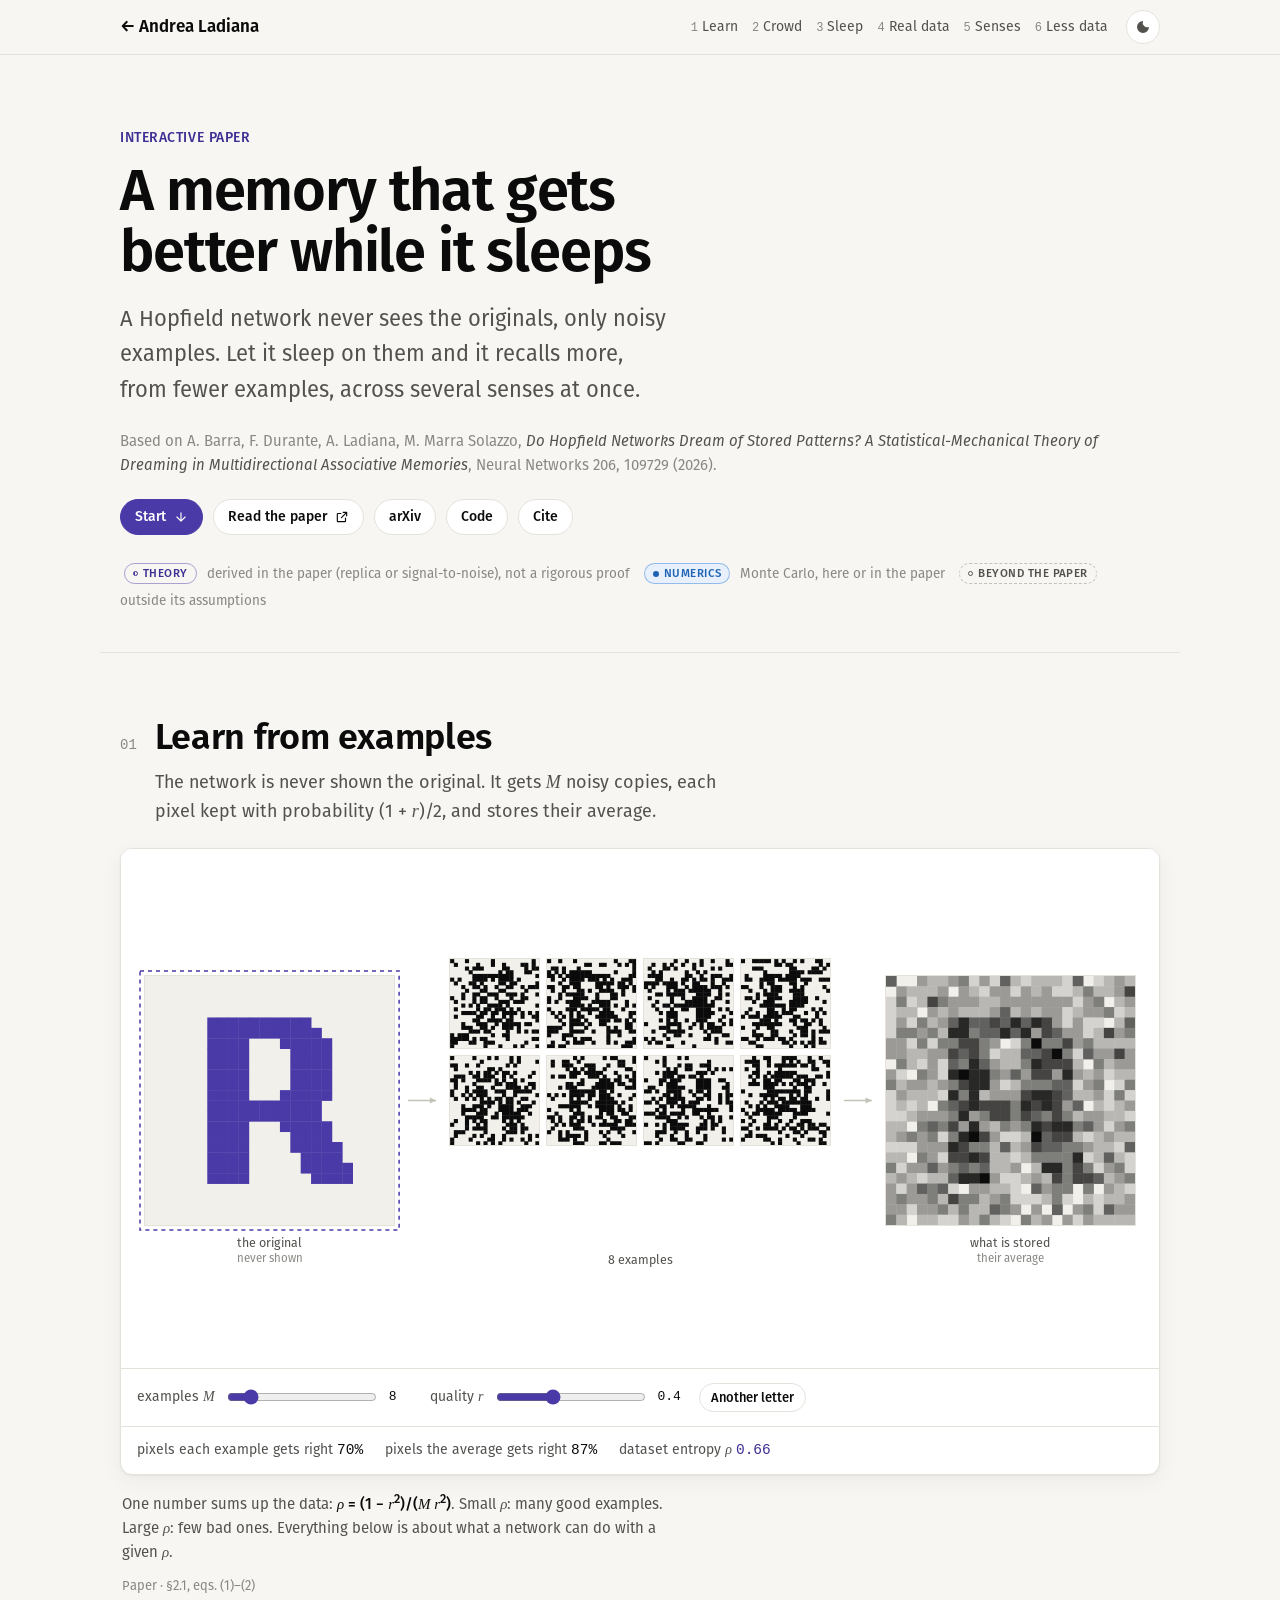
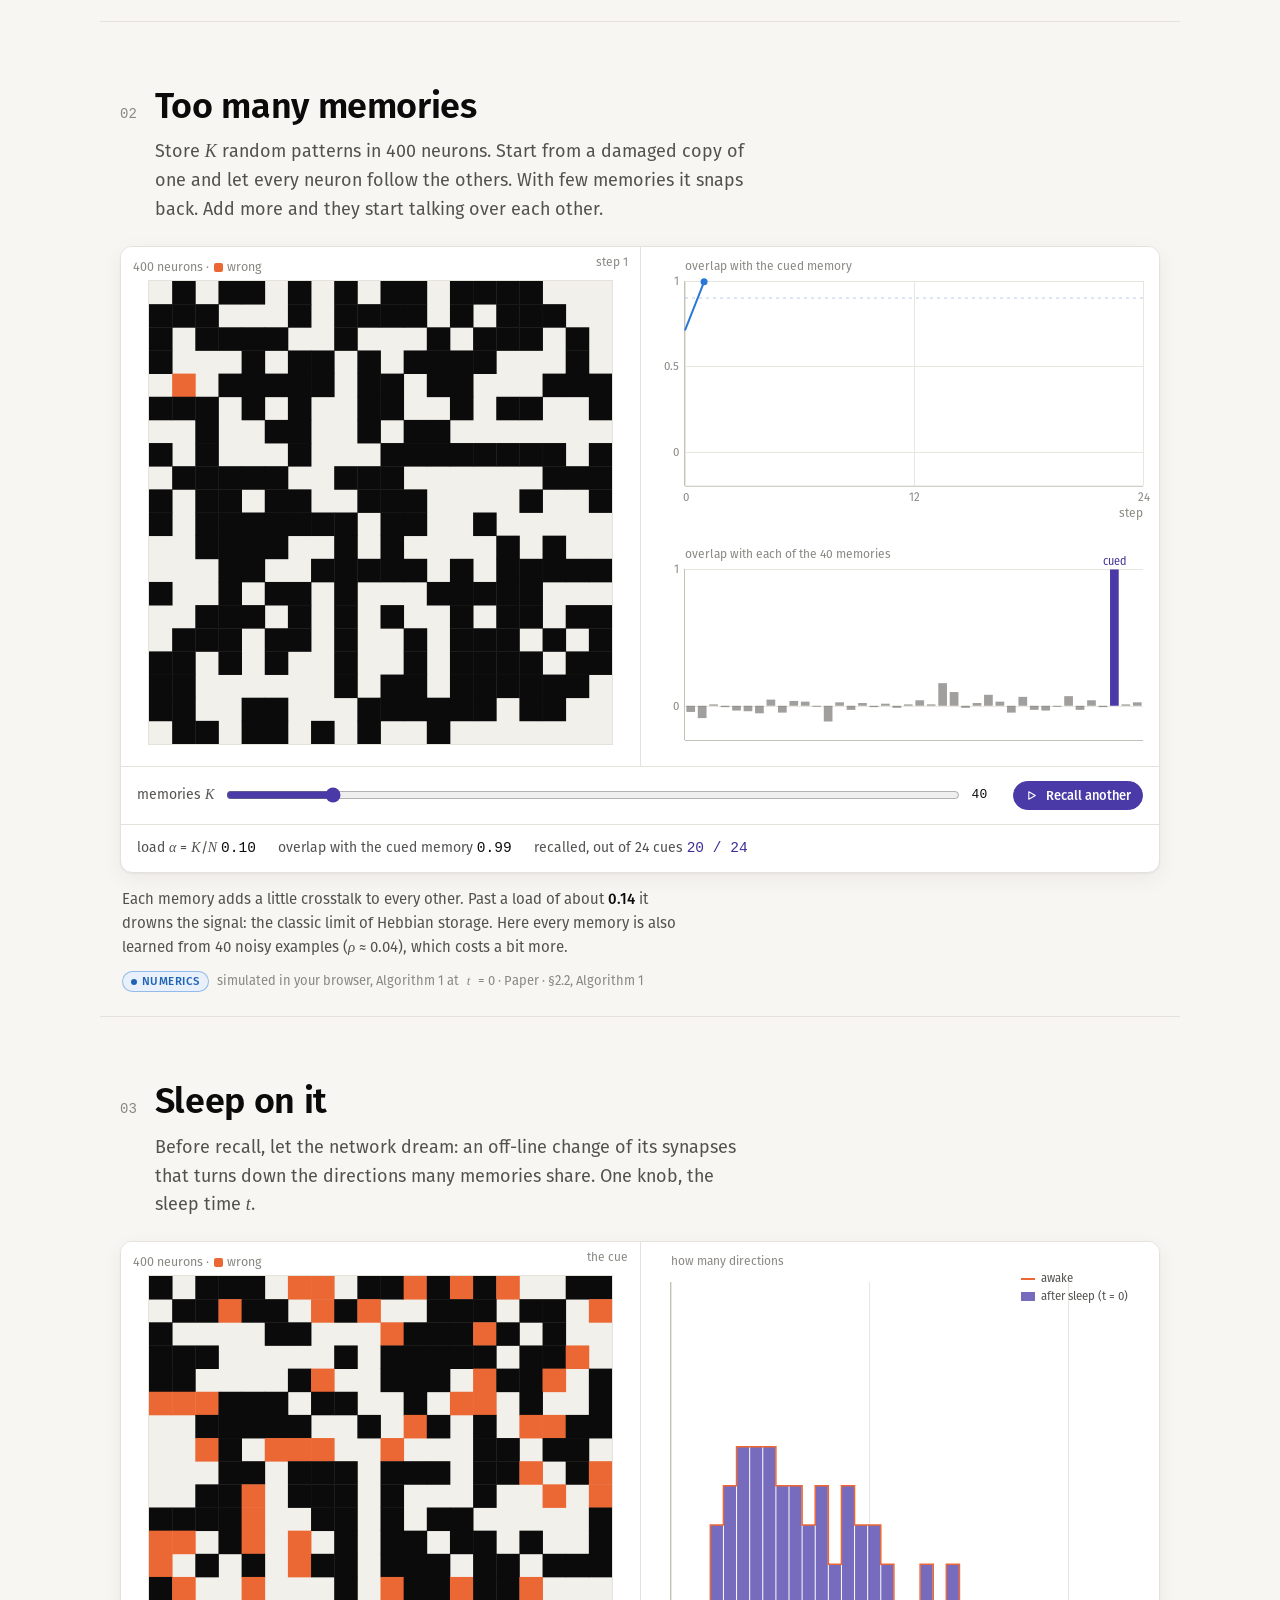
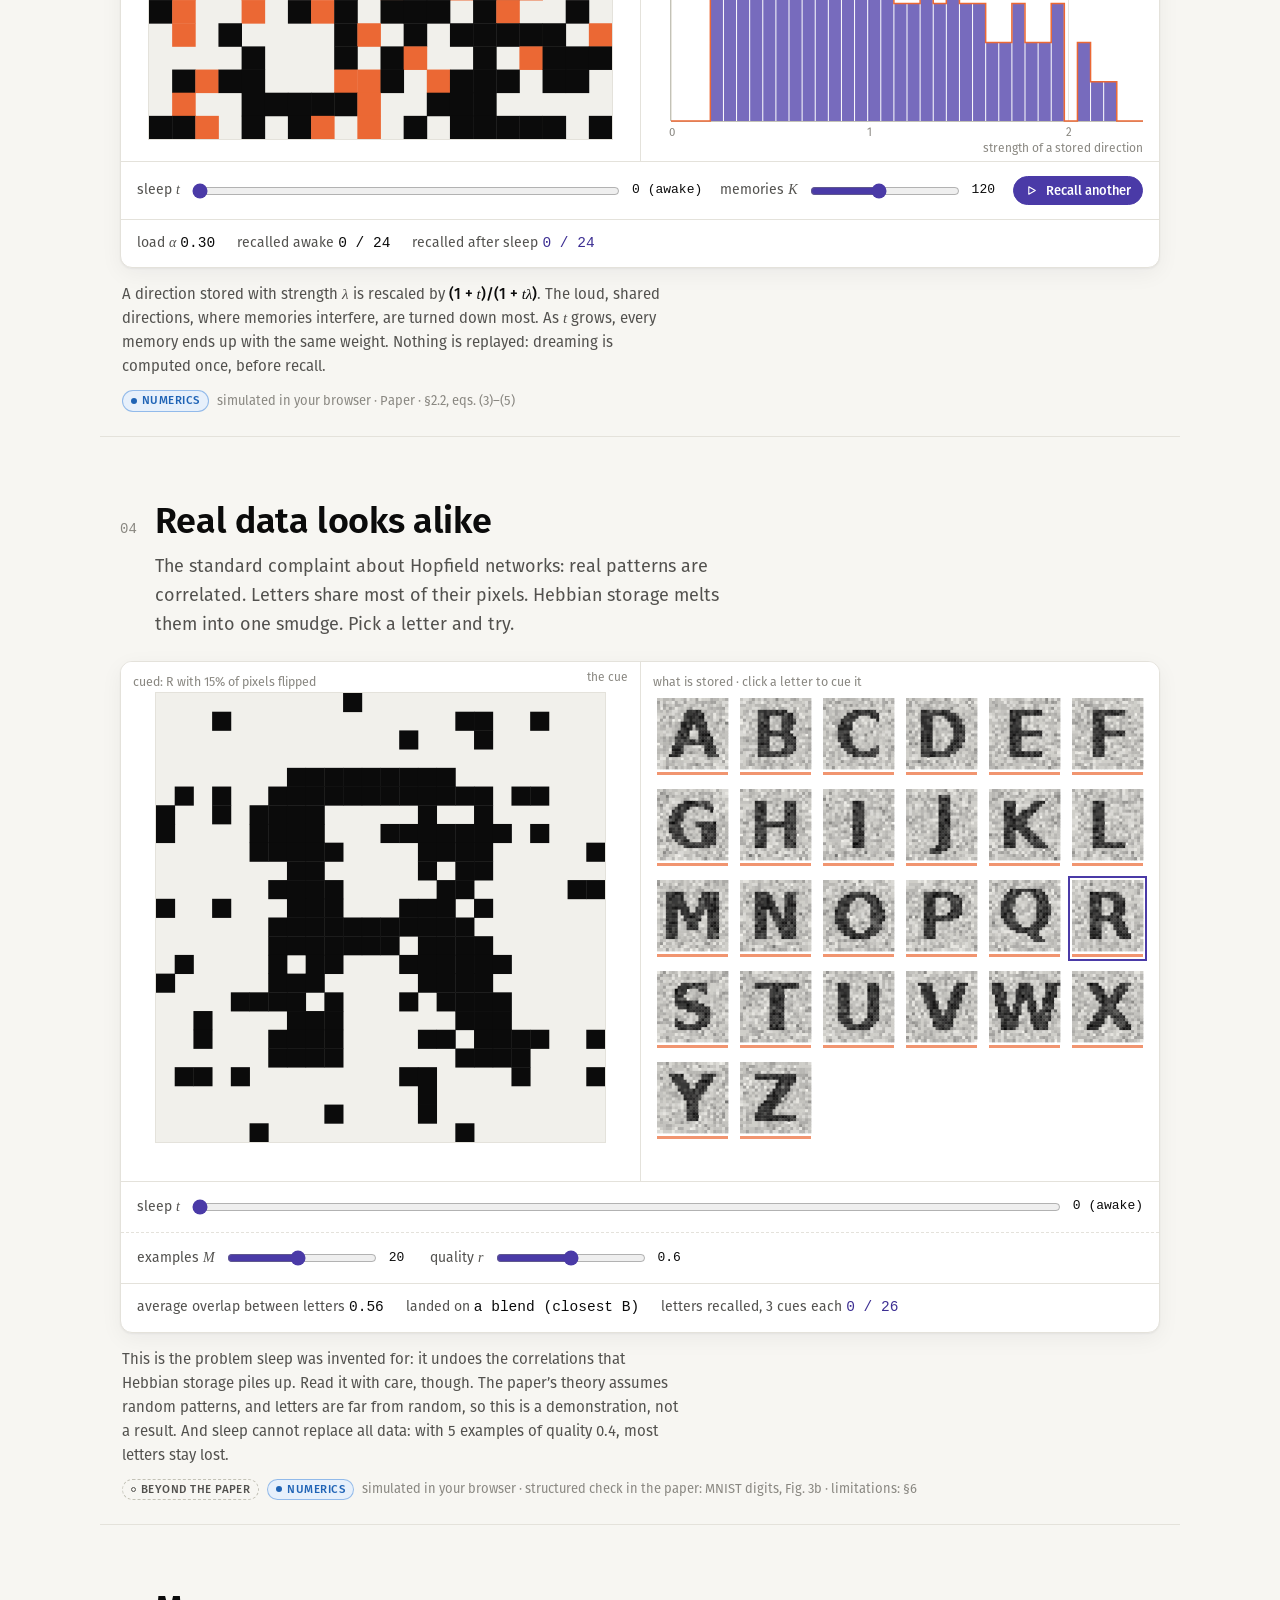
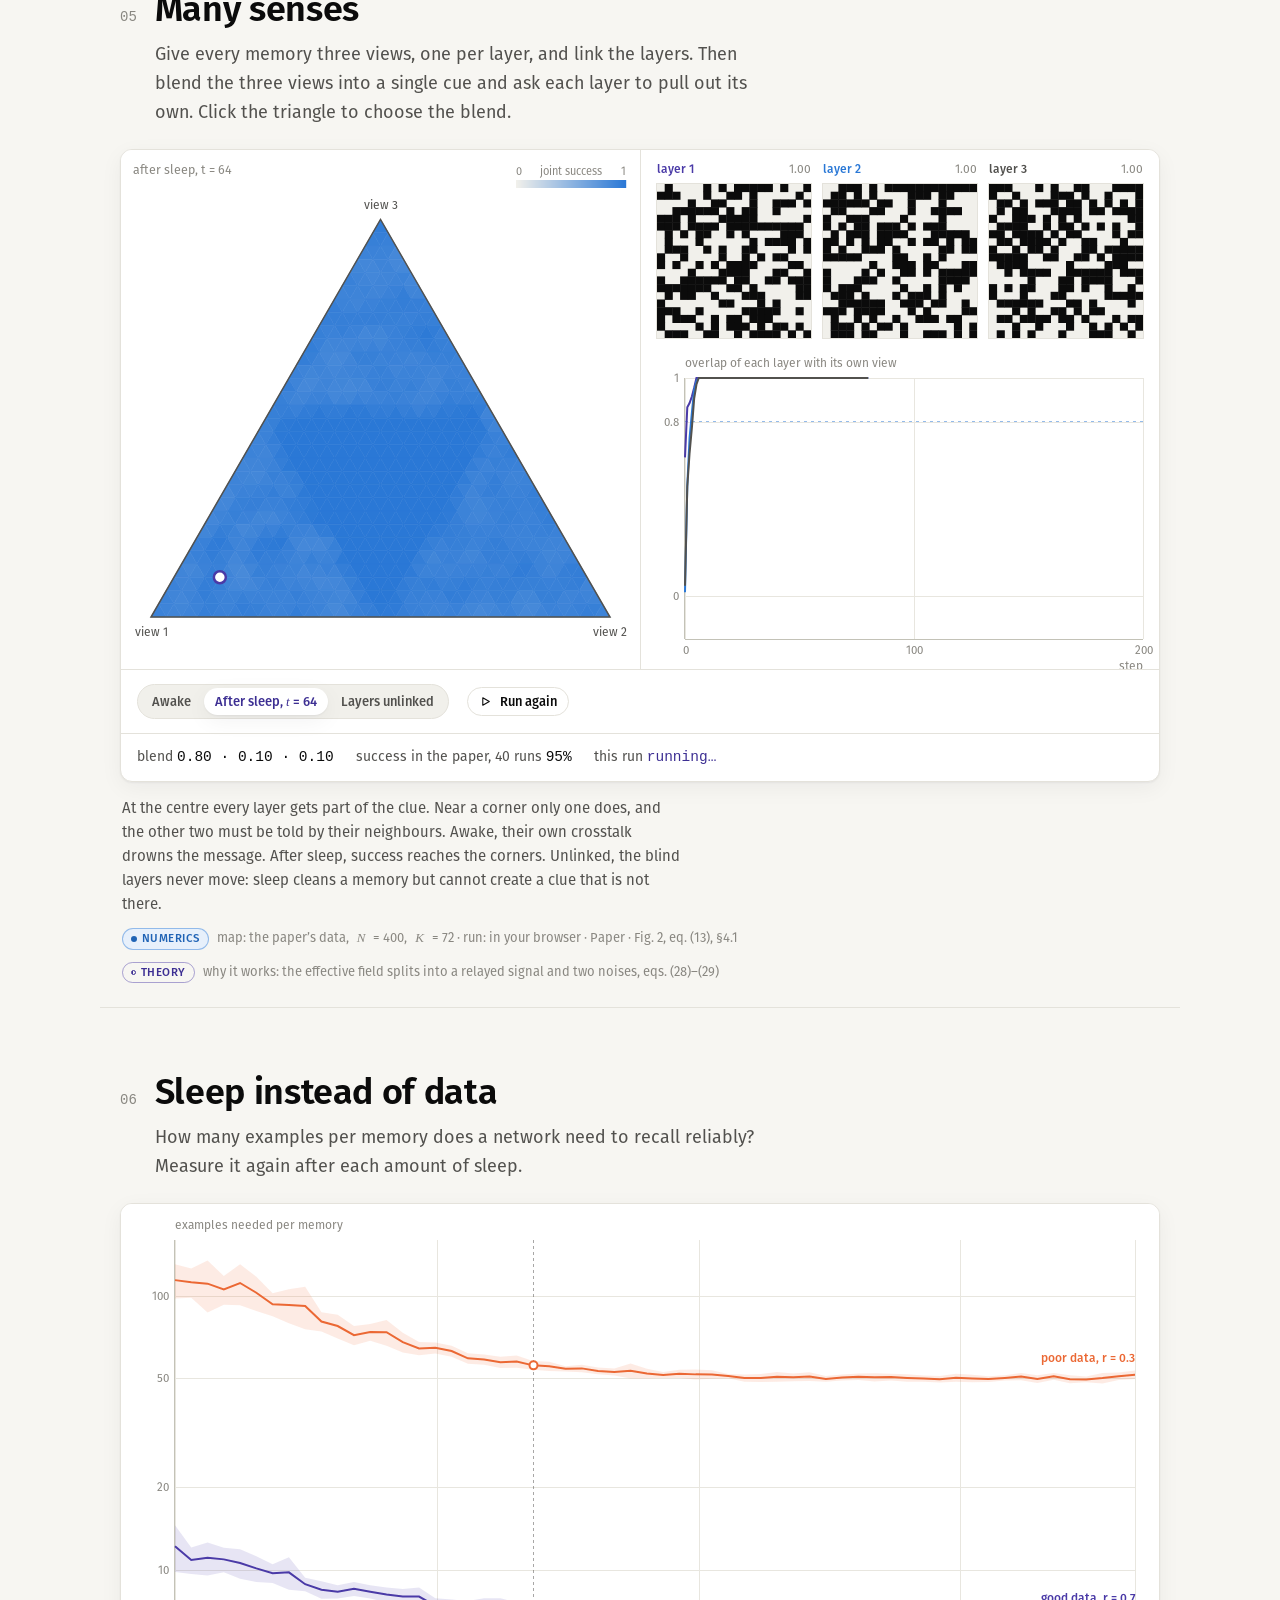
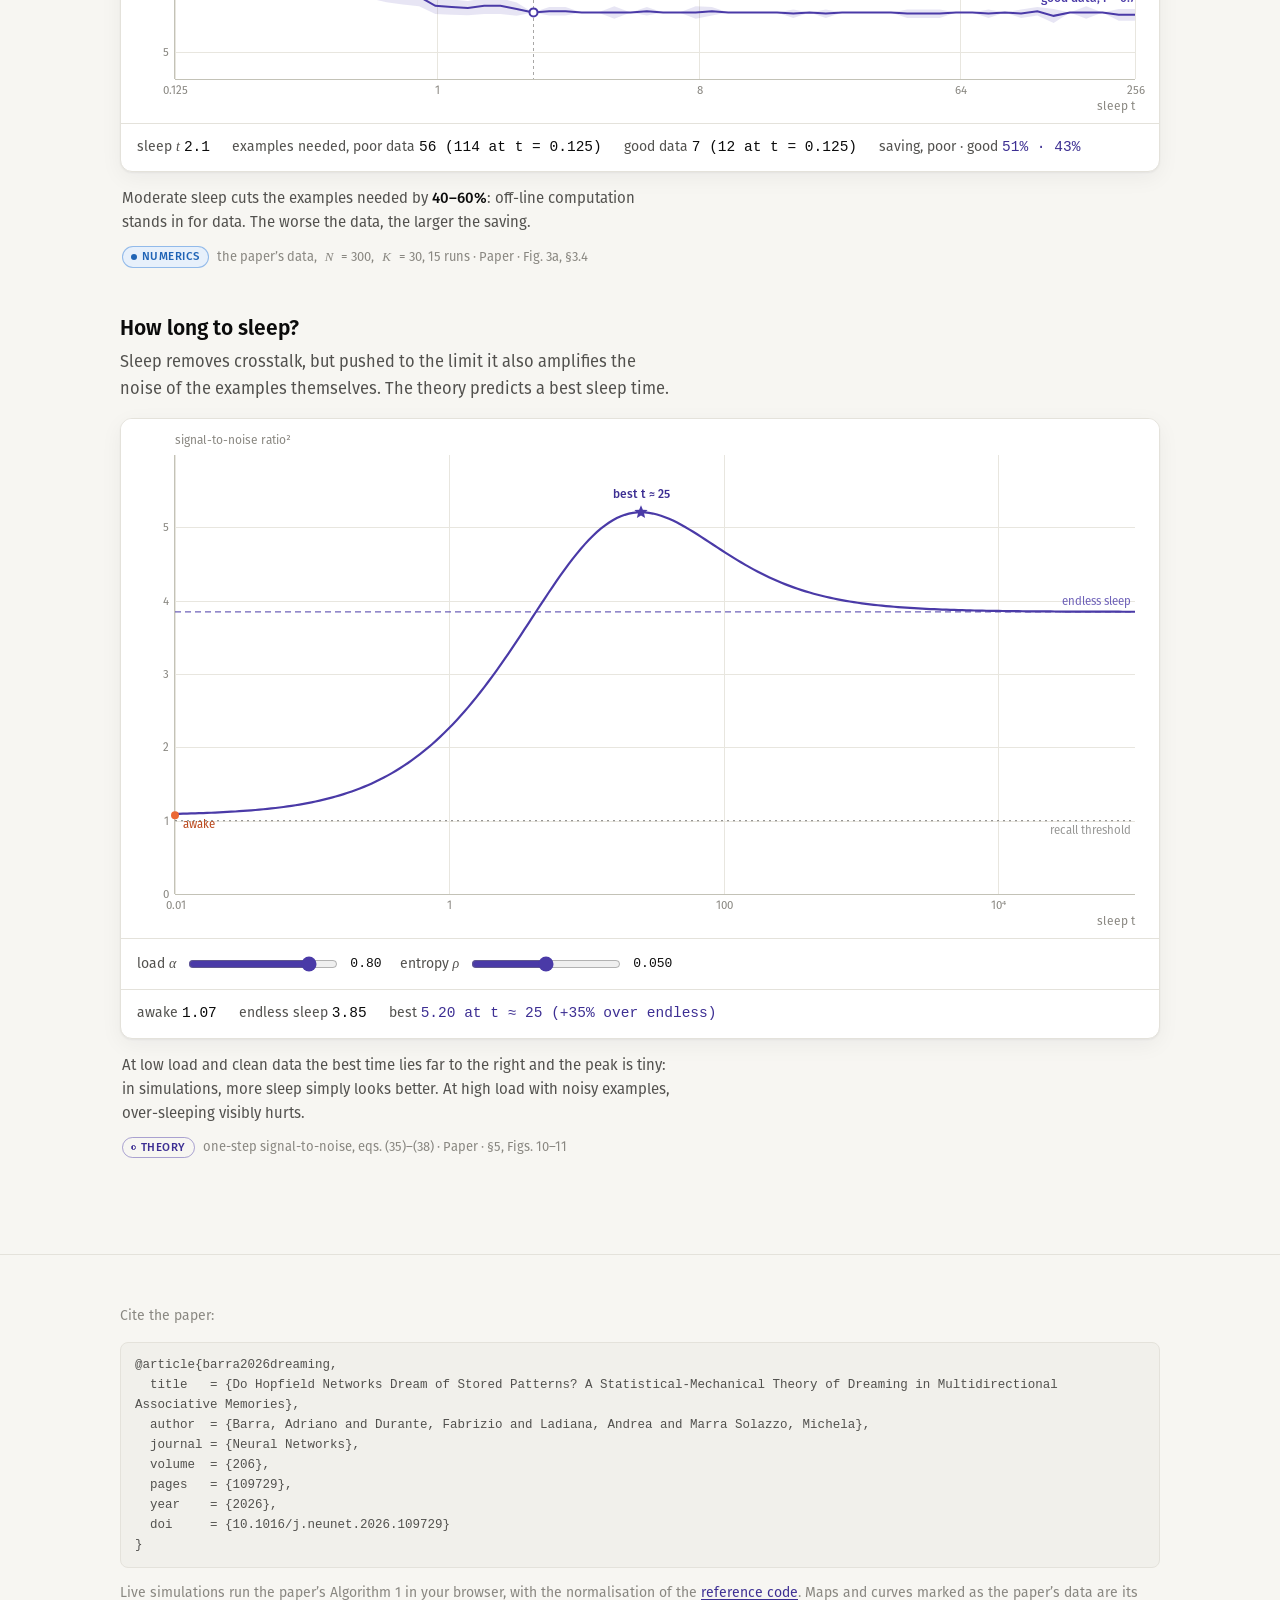
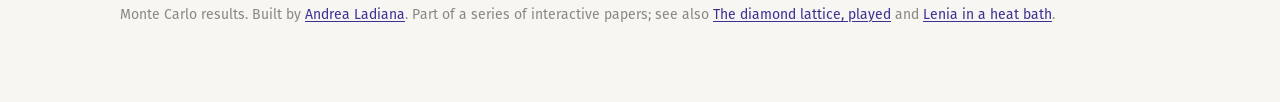
<file: dreaming/index.html>
<!doctype html>
<html lang="en">
<head>
<meta charset="utf-8">
<meta name="viewport" content="width=device-width, initial-scale=1">
<title>Networks that dream</title>
<meta name="description" content="An interactive companion to “Do Hopfield Networks Dream of Stored Patterns?”: a memory that learns from noisy examples, sleeps on them, and recalls more from less data, across several senses.">
<meta name="color-scheme" content="light dark">
<link rel="canonical" href="https://andrea-ladiana.github.io/dreaming/">
<meta property="og:type" content="article">
<meta property="og:title" content="Networks that dream">
<meta property="og:description" content="Watch a Hopfield network learn from noisy examples, sleep on them, and recall more from less data.">
<meta property="og:url" content="https://andrea-ladiana.github.io/dreaming/">
<meta property="og:image" content="https://andrea-ladiana.github.io/og-image.png">
<meta name="twitter:card" content="summary_large_image">
<link rel="icon" href="assets/img/icon.svg" type="image/svg+xml">
<link rel="preload" href="../assets/series/fonts/lenia-sans-regular.woff2" as="font" type="font/woff2" crossorigin>
<link rel="stylesheet" href="../assets/series/series.css?v=20261029b">
<link rel="stylesheet" href="assets/css/dreaming.css?v=20261029a">
<script>
  // theme before first paint (a per-viewer convenience, it may be absent)
  try { const t = localStorage.getItem("series-theme"); if (t === "light" || t === "dark") document.documentElement.dataset.theme = t; } catch (e) {}
</script>
</head>
<body>

<header class="topbar">
  <div class="wrap">
    <a class="home" href="../" title="Back to Andrea Ladiana's website">← Andrea Ladiana</a>
    <nav aria-label="Chapters">
      <a href="#learn"><span class="n">1</span>Learn</a>
      <a href="#crowd"><span class="n">2</span>Crowd</a>
      <a href="#sleep"><span class="n">3</span>Sleep</a>
      <a href="#letters"><span class="n">4</span>Real data</a>
      <a href="#senses"><span class="n">5</span>Senses</a>
      <a href="#data"><span class="n">6</span>Less data</a>
    </nav>
    <button class="icon-btn" id="theme-toggle" type="button" aria-label="Switch between light and dark theme" title="Theme">
      <svg viewBox="0 0 24 24" aria-hidden="true"><path d="M12 3a9 9 0 1 0 9 9 7 7 0 0 1-9-9z" fill="currentColor"/></svg>
    </button>
  </div>
</header>

<main id="top">

<section class="hero wrap">
  <p class="series">Interactive paper</p>
  <h1>A memory that gets better while it sleeps</h1>
  <p class="thesis">A Hopfield network never sees the originals, only noisy examples. Let it sleep on them and it recalls more, from fewer examples, across several senses at once.</p>
  <p class="paper">Based on A. Barra, F. Durante, A. Ladiana, M. Marra Solazzo, <cite>Do Hopfield Networks Dream of Stored Patterns? A Statistical-Mechanical Theory of Dreaming in Multidirectional Associative Memories</cite>, Neural Networks 206, 109729 (2026).</p>
  <div class="actions">
    <a class="btn primary" href="#learn">Start <svg viewBox="0 0 24 24" aria-hidden="true"><path d="M12 5v14M5 12l7 7 7-7"/></svg></a>
    <a class="btn" href="https://doi.org/10.1016/j.neunet.2026.109729" target="_blank" rel="noopener">Read the paper <svg viewBox="0 0 24 24" aria-hidden="true"><path d="M14 4h6v6M20 4l-9 9M18 14v5a1 1 0 0 1-1 1H5a1 1 0 0 1-1-1V7a1 1 0 0 1 1-1h5"/></svg></a>
    <a class="btn" href="https://arxiv.org/abs/2605.13721" target="_blank" rel="noopener">arXiv</a>
    <a class="btn" href="https://github.com/coscienza-research/dlam-mc-core" target="_blank" rel="noopener">Code</a>
    <a class="btn" href="#cite">Cite</a>
  </div>
  <p class="legend-badges"><span class="badge theory">Theory</span> derived in the paper (replica or signal-to-noise), not a rigorous proof <span class="badge numerics">Numerics</span> Monte Carlo, here or in the paper <span class="badge beyond">Beyond the paper</span> outside its assumptions</p>
</section>

<!-- 1 · Learn ------------------------------------------------------------- -->
<section class="chapter wrap" id="learn">
  <div class="chapter-head">
    <span class="n">01</span>
    <h2>Learn from examples</h2>
    <p class="lede">The network is never shown the original. It gets <em class="v">M</em> noisy copies, each pixel kept with probability (1 + <em class="v">r</em>)/2, and stores their average.</p>
  </div>
  <div class="stage">
    <div class="canvas-box ratio-wide learn-box"><canvas id="learn-canvas" aria-label="A hidden letter, its noisy examples and their average"></canvas></div>
    <div class="controls">
      <div class="control"><label for="learn-M">examples <em class="v">M</em></label><input type="range" id="learn-M" min="1" max="60" value="8"><output id="learn-M-out">8</output></div>
      <div class="control"><label for="learn-r">quality <em class="v">r</em></label><input type="range" id="learn-r" min="5" max="100" step="5" value="40"><output id="learn-r-out">0.4</output></div>
      <button class="btn small" id="learn-new" type="button">Another letter</button>
    </div>
    <div class="stats">
      <span>pixels each example gets right <b id="learn-ex">–</b></span>
      <span>pixels the average gets right <b id="learn-avg">–</b></span>
      <span class="hl">dataset entropy <em class="v">ρ</em> <b id="learn-rho">–</b></span>
    </div>
  </div>
  <p class="note">One number sums up the data: <strong><em class="v">ρ</em> = (1 − <em class="v">r</em><sup>2</sup>)/(<em class="v">M r</em><sup>2</sup>)</strong>. Small <em class="v">ρ</em>: many good examples. Large <em class="v">ρ</em>: few bad ones. Everything below is about what a network can do with a given <em class="v">ρ</em>.</p>
  <p class="refs">Paper · §2.1, eqs. (1)–(2)</p>
</section>

<!-- 2 · Crowd ------------------------------------------------------------- -->
<section class="chapter wrap" id="crowd">
  <div class="chapter-head">
    <span class="n">02</span>
    <h2>Too many memories</h2>
    <p class="lede">Store <em class="v">K</em> random patterns in 400 neurons. Start from a damaged copy of one and let every neuron follow the others. With few memories it snaps back. Add more and they start talking over each other.</p>
  </div>
  <div class="stage">
    <div class="stage-grid">
      <div class="canvas-box square"><canvas id="crowd-grid" aria-label="The 400 neurons during recall"></canvas>
        <span class="overlay-label">400 neurons · <span class="key err"></span>wrong</span>
      </div>
      <div class="canvas-box square"><canvas id="crowd-plot" aria-label="Overlap with the cued memory and with all the others"></canvas></div>
    </div>
    <div class="controls">
      <div class="control grow-1"><label for="crowd-K">memories <em class="v">K</em></label><input type="range" id="crowd-K" min="8" max="240" step="4" value="40"><output id="crowd-K-out">40</output></div>
      <button class="btn small primary" id="crowd-go" type="button"><svg viewBox="0 0 24 24" aria-hidden="true"><path d="M7 5l12 7-12 7z"/></svg>Recall another</button>
    </div>
    <div class="stats">
      <span>load <em class="v">α</em> = <em class="v">K</em>/<em class="v">N</em> <b id="crowd-alpha">–</b></span>
      <span>overlap with the cued memory <b id="crowd-m">–</b></span>
      <span class="hl">recalled, out of 24 cues <b id="crowd-rate">–</b></span>
    </div>
  </div>
  <p class="note">Each memory adds a little crosstalk to every other. Past a load of about <strong>0.14</strong> it drowns the signal: the classic limit of Hebbian storage. Here every memory is also learned from 40 noisy examples (<em class="v">ρ</em> ≈ 0.04), which costs a bit more.</p>
  <p class="refs"><span class="badge numerics">Numerics</span> simulated in your browser, Algorithm 1 at <em class="v">t</em> = 0 · Paper · §2.2, Algorithm 1</p>
</section>

<!-- 3 · Sleep ------------------------------------------------------------- -->
<section class="chapter wrap" id="sleep">
  <div class="chapter-head">
    <span class="n">03</span>
    <h2>Sleep on it</h2>
    <p class="lede">Before recall, let the network dream: an off-line change of its synapses that turns down the directions many memories share. One knob, the sleep time <em class="v">t</em>.</p>
  </div>
  <div class="stage">
    <div class="stage-grid">
      <div class="canvas-box square"><canvas id="sleep-grid" aria-label="The 400 neurons during recall"></canvas>
        <span class="overlay-label">400 neurons · <span class="key err"></span>wrong</span>
      </div>
      <div class="canvas-box square"><canvas id="sleep-spec" aria-label="How strongly each direction is stored, awake and after sleep"></canvas></div>
    </div>
    <div class="controls">
      <div class="control grow-1"><label for="sleep-t">sleep <em class="v">t</em></label><input type="range" id="sleep-t" min="0" max="100" value="0"><output id="sleep-t-out">0</output></div>
      <div class="control"><label for="sleep-K">memories <em class="v">K</em></label><input type="range" id="sleep-K" min="20" max="240" step="4" value="120"><output id="sleep-K-out">120</output></div>
      <button class="btn small primary" id="sleep-go" type="button"><svg viewBox="0 0 24 24" aria-hidden="true"><path d="M7 5l12 7-12 7z"/></svg>Recall another</button>
    </div>
    <div class="stats">
      <span>load <em class="v">α</em> <b id="sleep-alpha">–</b></span>
      <span>recalled awake <b id="sleep-awake">–</b></span>
      <span class="hl">recalled after sleep <b id="sleep-rate">–</b></span>
    </div>
  </div>
  <p class="note">A direction stored with strength <em class="v">λ</em> is rescaled by <strong>(1 + <em class="v">t</em>)/(1 + <em class="v">tλ</em>)</strong>. The loud, shared directions, where memories interfere, are turned down most. As <em class="v">t</em> grows, every memory ends up with the same weight. Nothing is replayed: dreaming is computed once, before recall.</p>
  <p class="refs"><span class="badge numerics">Numerics</span> simulated in your browser · Paper · §2.2, eqs. (3)–(5)</p>
</section>

<!-- 4 · Real data --------------------------------------------------------- -->
<section class="chapter wrap" id="letters">
  <div class="chapter-head">
    <span class="n">04</span>
    <h2>Real data looks alike</h2>
    <p class="lede">The standard complaint about Hopfield networks: real patterns are correlated. Letters share most of their pixels. Hebbian storage melts them into one smudge. Pick a letter and try.</p>
  </div>
  <div class="stage">
    <div class="stage-grid">
      <div class="canvas-box square"><canvas id="letters-grid" aria-label="The network recalling a letter"></canvas>
        <span class="overlay-label" id="letters-label"></span>
      </div>
      <div class="canvas-box square"><canvas id="letters-pick" aria-label="The 26 stored letters: click one to cue it"></canvas>
        <span class="overlay-label">what is stored · click a letter to cue it</span>
      </div>
    </div>
    <div class="controls">
      <div class="control grow-1"><label for="letters-t">sleep <em class="v">t</em></label><input type="range" id="letters-t" min="0" max="100" value="0"><output id="letters-t-out">0</output></div>
    </div>
    <div class="controls">
      <div class="control"><label for="letters-M">examples <em class="v">M</em></label><input type="range" id="letters-M" min="2" max="40" value="20"><output id="letters-M-out">20</output></div>
      <div class="control"><label for="letters-r">quality <em class="v">r</em></label><input type="range" id="letters-r" min="20" max="100" step="5" value="60"><output id="letters-r-out">0.6</output></div>
    </div>
    <div class="stats">
      <span>average overlap between letters <b id="letters-corr">–</b></span>
      <span>landed on <b id="letters-land">–</b></span>
      <span class="hl">letters recalled, 3 cues each <b id="letters-rate">–</b></span>
    </div>
  </div>
  <p class="note">This is the problem sleep was invented for: it undoes the correlations that Hebbian storage piles up. Read it with care, though. The paper’s theory assumes random patterns, and letters are far from random, so this is a demonstration, not a result. And sleep cannot replace all data: with 5 examples of quality 0.4, most letters stay lost.</p>
  <p class="refs"><span class="badge beyond">Beyond the paper</span> <span class="badge numerics">Numerics</span> simulated in your browser · structured check in the paper: MNIST digits, Fig. 3b · limitations: §6</p>
</section>

<!-- 5 · Senses ------------------------------------------------------------ -->
<section class="chapter wrap" id="senses">
  <div class="chapter-head">
    <span class="n">05</span>
    <h2>Many senses</h2>
    <p class="lede">Give every memory three views, one per layer, and link the layers. Then blend the three views into a single cue and ask each layer to pull out its own. Click the triangle to choose the blend.</p>
  </div>
  <div class="stage">
    <div class="stage-grid">
      <div class="canvas-box square"><canvas id="senses-simplex" aria-label="Joint success over all cue blends"></canvas>
        <span class="overlay-label" id="senses-map-label"></span>
        <div class="tip" id="senses-tip"></div>
      </div>
      <div class="canvas-box square"><canvas id="senses-run" aria-label="One recall with three layers"></canvas></div>
    </div>
    <div class="controls">
      <div class="seg" id="senses-mode"><button data-v="t0">Awake</button><button data-v="t64" aria-pressed="true">After sleep, <em class="v">t</em> = 64</button><button data-v="off">Layers unlinked</button></div>
      <button class="btn small" id="senses-go" type="button"><svg viewBox="0 0 24 24" aria-hidden="true"><path d="M7 5l12 7-12 7z"/></svg>Run again</button>
    </div>
    <div class="stats">
      <span>blend <b id="senses-w">–</b></span>
      <span>success in the paper, 40 runs <b id="senses-p">–</b></span>
      <span class="hl">this run <b id="senses-ok">–</b></span>
    </div>
  </div>
  <p class="note">At the centre every layer gets part of the clue. Near a corner only one does, and the other two must be told by their neighbours. Awake, their own crosstalk drowns the message. After sleep, success reaches the corners. Unlinked, the blind layers never move: sleep cleans a memory but cannot create a clue that is not there.</p>
  <p class="refs"><span class="badge numerics">Numerics</span> map: the paper’s data, <em class="v">N</em> = 400, <em class="v">K</em> = 72 · run: in your browser · Paper · Fig. 2, eq. (13), §4.1</p>
  <p class="refs"><span class="badge theory">Theory</span> why it works: the effective field splits into a relayed signal and two noises, eqs. (28)–(29)</p>
</section>

<!-- 6 · Less data --------------------------------------------------------- -->
<section class="chapter wrap" id="data">
  <div class="chapter-head">
    <span class="n">06</span>
    <h2>Sleep instead of data</h2>
    <p class="lede">How many examples per memory does a network need to recall reliably? Measure it again after each amount of sleep.</p>
  </div>
  <div class="stage">
    <div class="canvas-box ratio-wide"><canvas id="data-canvas" aria-label="Examples needed versus sleep time"></canvas>
      <div class="tip" id="data-tip"></div>
    </div>
    <div class="stats">
      <span>sleep <em class="v">t</em> <b id="data-t">–</b></span>
      <span>examples needed, poor data <b id="data-lo">–</b></span>
      <span>good data <b id="data-hi">–</b></span>
      <span class="hl">saving, poor · good <b id="data-s">–</b></span>
    </div>
  </div>
  <p class="note">Moderate sleep cuts the examples needed by <strong>40–60%</strong>: off-line computation stands in for data. The worse the data, the larger the saving.</p>
  <p class="refs"><span class="badge numerics">Numerics</span> the paper’s data, <em class="v">N</em> = 300, <em class="v">K</em> = 30, 15 runs · Paper · Fig. 3a, §3.4</p>

  <div class="sub" id="howlong">
    <h3>How long to sleep?</h3>
    <p>Sleep removes crosstalk, but pushed to the limit it also amplifies the noise of the examples themselves. The theory predicts a best sleep time.</p>
    <div class="stage">
      <div class="canvas-box ratio-wide"><canvas id="snr-canvas" aria-label="Signal-to-noise ratio versus sleep time"></canvas></div>
      <div class="controls">
        <div class="control"><label for="snr-a">load <em class="v">α</em></label><input type="range" id="snr-a" min="2" max="95" value="80"><output id="snr-a-out">0.80</output></div>
        <div class="control"><label for="snr-rho">entropy <em class="v">ρ</em></label><input type="range" id="snr-rho" min="0" max="100" value="50"><output id="snr-rho-out">0.05</output></div>
      </div>
      <div class="stats">
        <span>awake <b id="snr-hebb">–</b></span>
        <span>endless sleep <b id="snr-inf">–</b></span>
        <span class="hl">best <b id="snr-best">–</b></span>
      </div>
    </div>
    <p class="note">At low load and clean data the best time lies far to the right and the peak is tiny: in simulations, more sleep simply looks better. At high load with noisy examples, over-sleeping visibly hurts.</p>
    <p class="refs"><span class="badge theory">Theory</span> one-step signal-to-noise, eqs. (35)–(38) · Paper · §5, Figs. 10–11</p>
  </div>
</section>

</main>

<footer class="site-footer" id="cite">
  <div class="wrap">
    <p>Cite the paper:</p>
<pre>@article{barra2026dreaming,
  title   = {Do Hopfield Networks Dream of Stored Patterns? A Statistical-Mechanical Theory of Dreaming in Multidirectional Associative Memories},
  author  = {Barra, Adriano and Durante, Fabrizio and Ladiana, Andrea and Marra Solazzo, Michela},
  journal = {Neural Networks},
  volume  = {206},
  pages   = {109729},
  year    = {2026},
  doi     = {10.1016/j.neunet.2026.109729}
}</pre>
    <p>Live simulations run the paper’s Algorithm 1 in your browser, with the normalisation of the <a href="https://github.com/coscienza-research/dlam-mc-core">reference code</a>. Maps and curves marked as the paper’s data are its Monte Carlo results. Built by <a href="../">Andrea Ladiana</a>. Part of a series of interactive papers; see also <a href="../diamond-spectrum/">The diamond lattice, played</a> and <a href="../lenia/">Lenia in a heat bath</a>.</p>
  </div>
</footer>

<script type="module" src="assets/js/main.js?v=20261029a"></script>
</body>
</html>
</file>
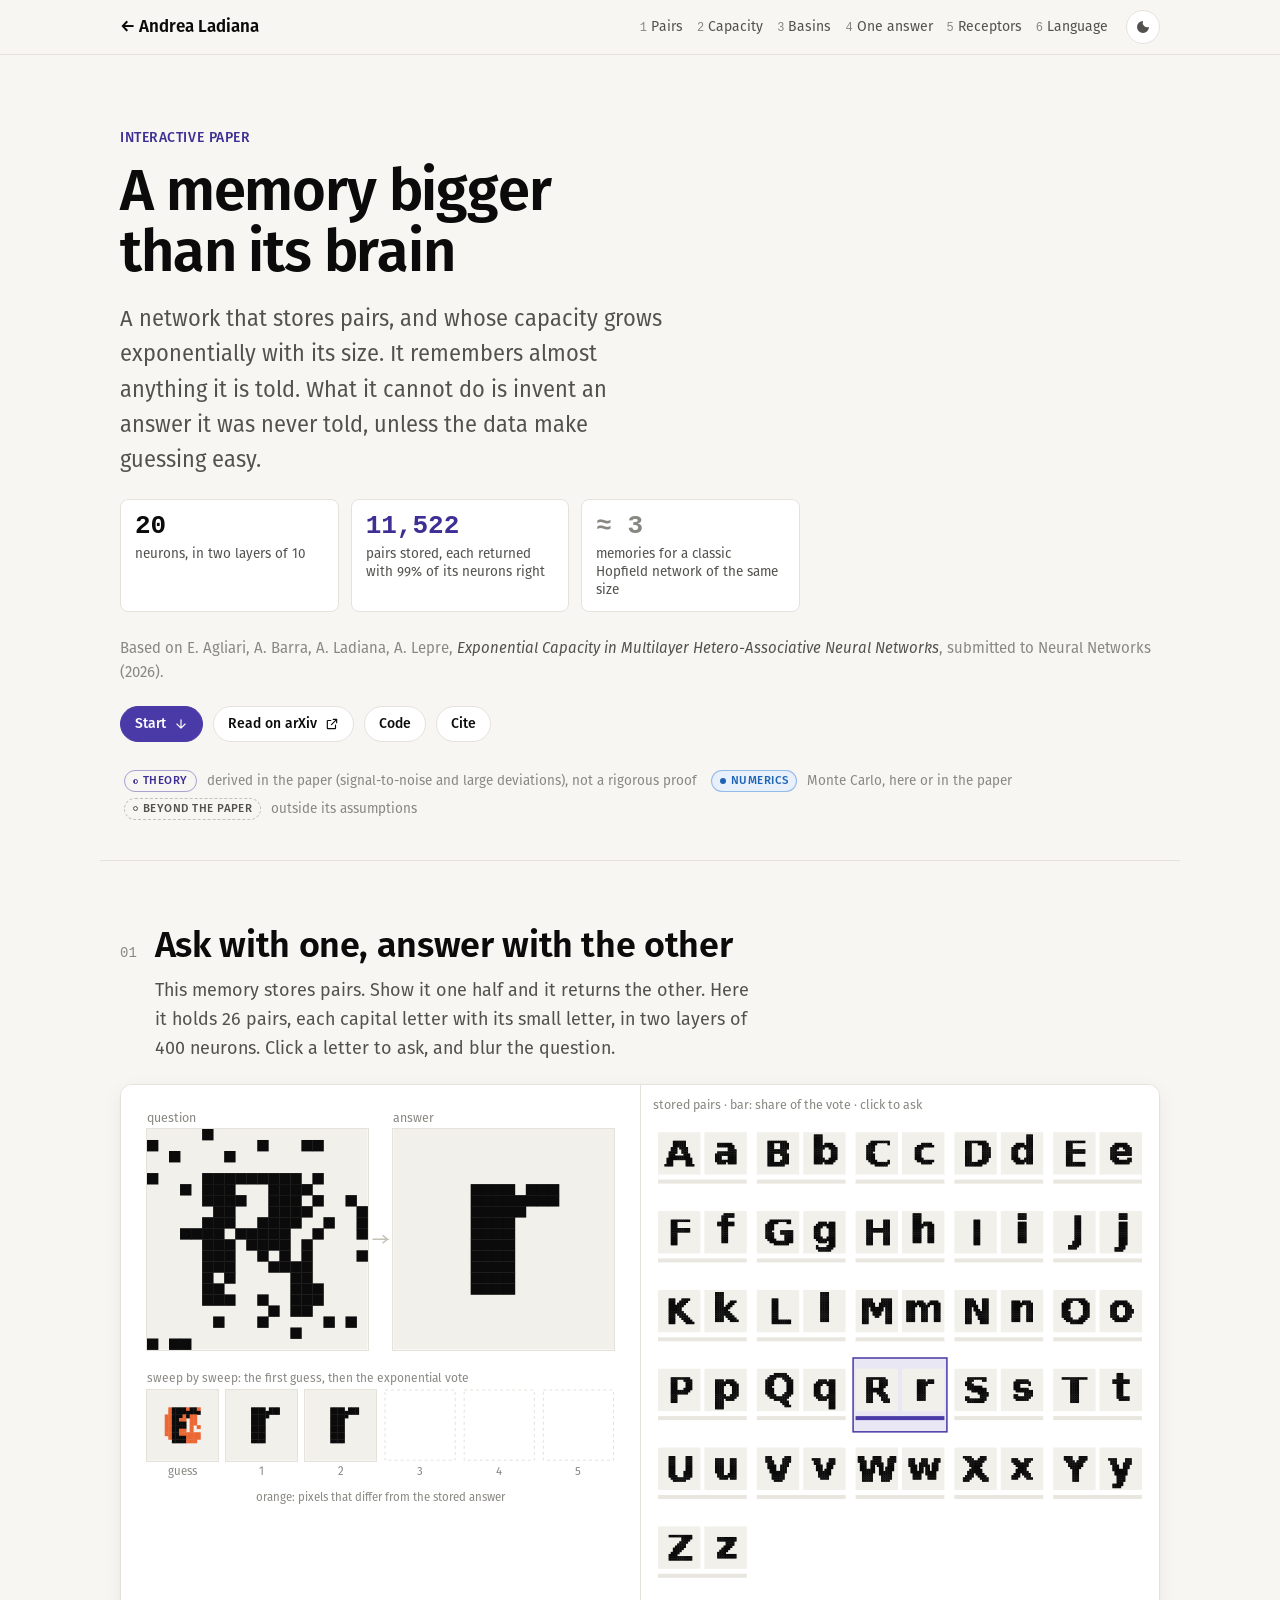
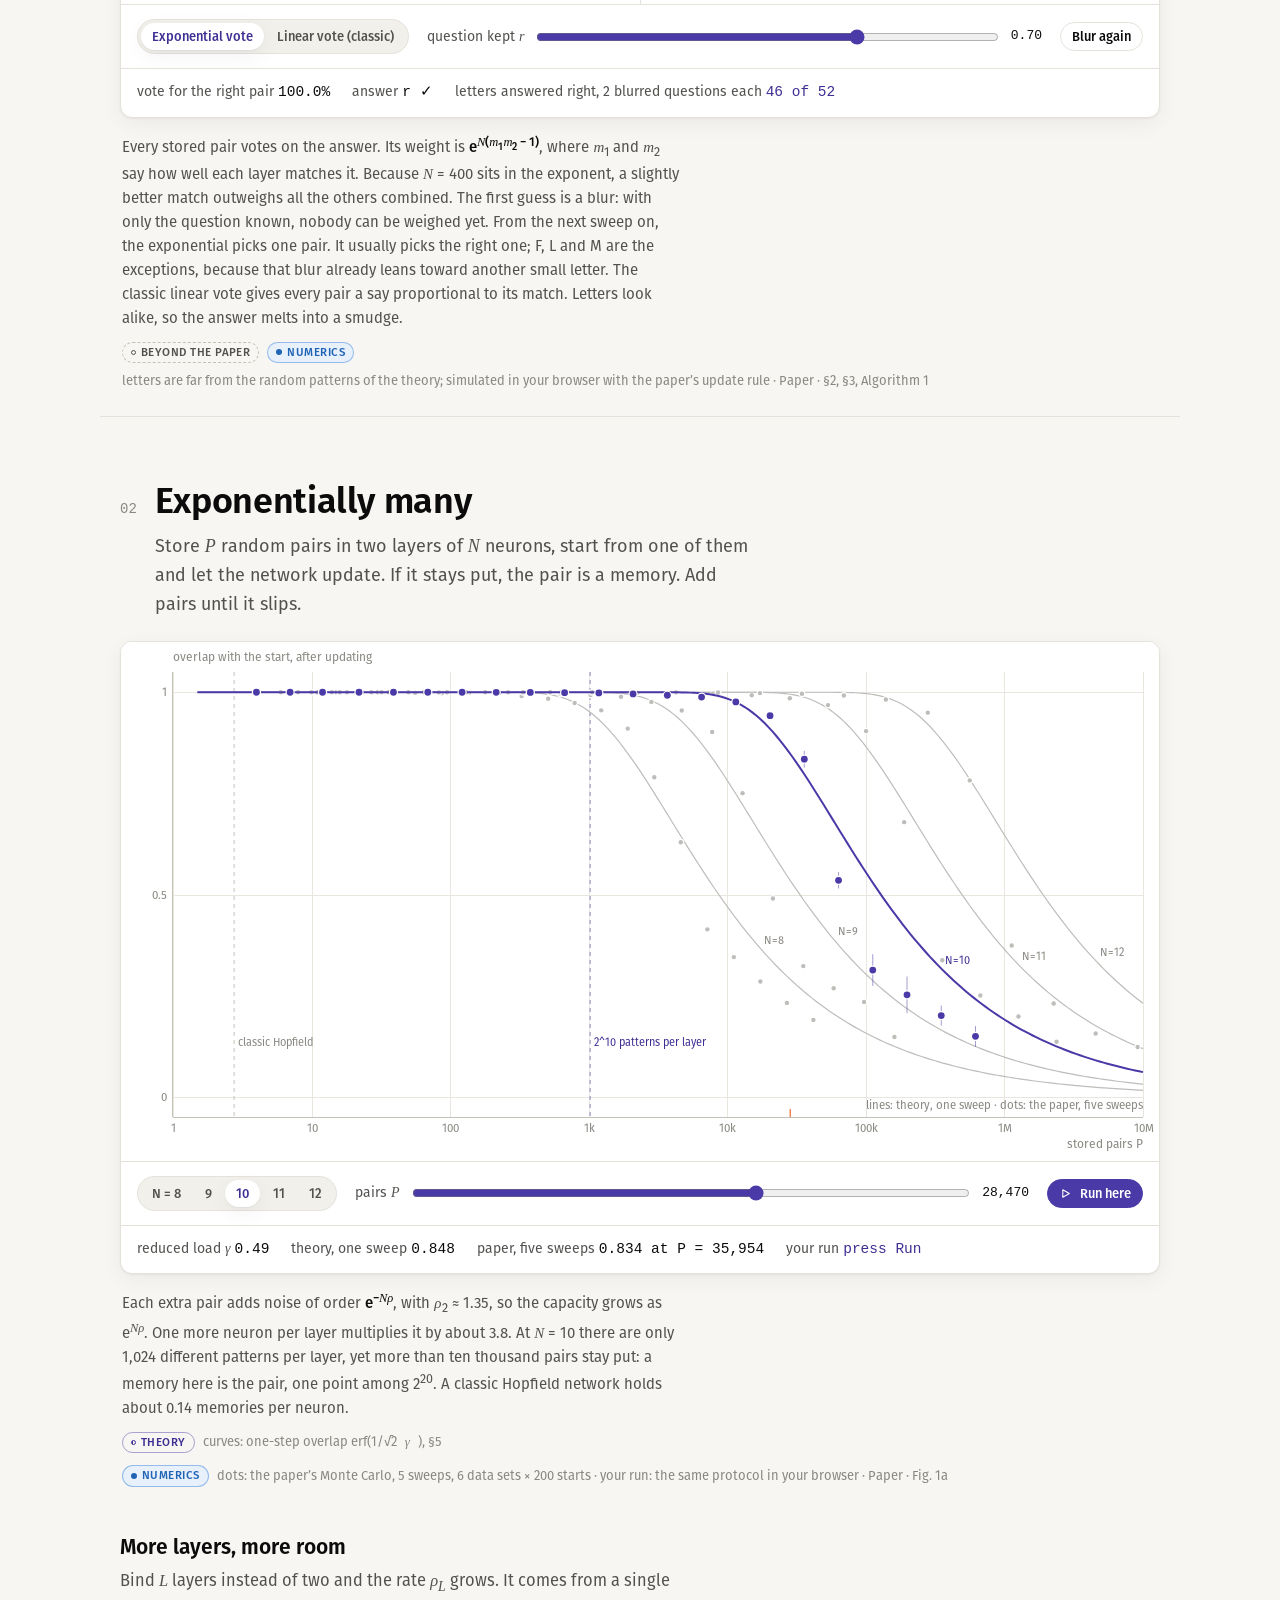
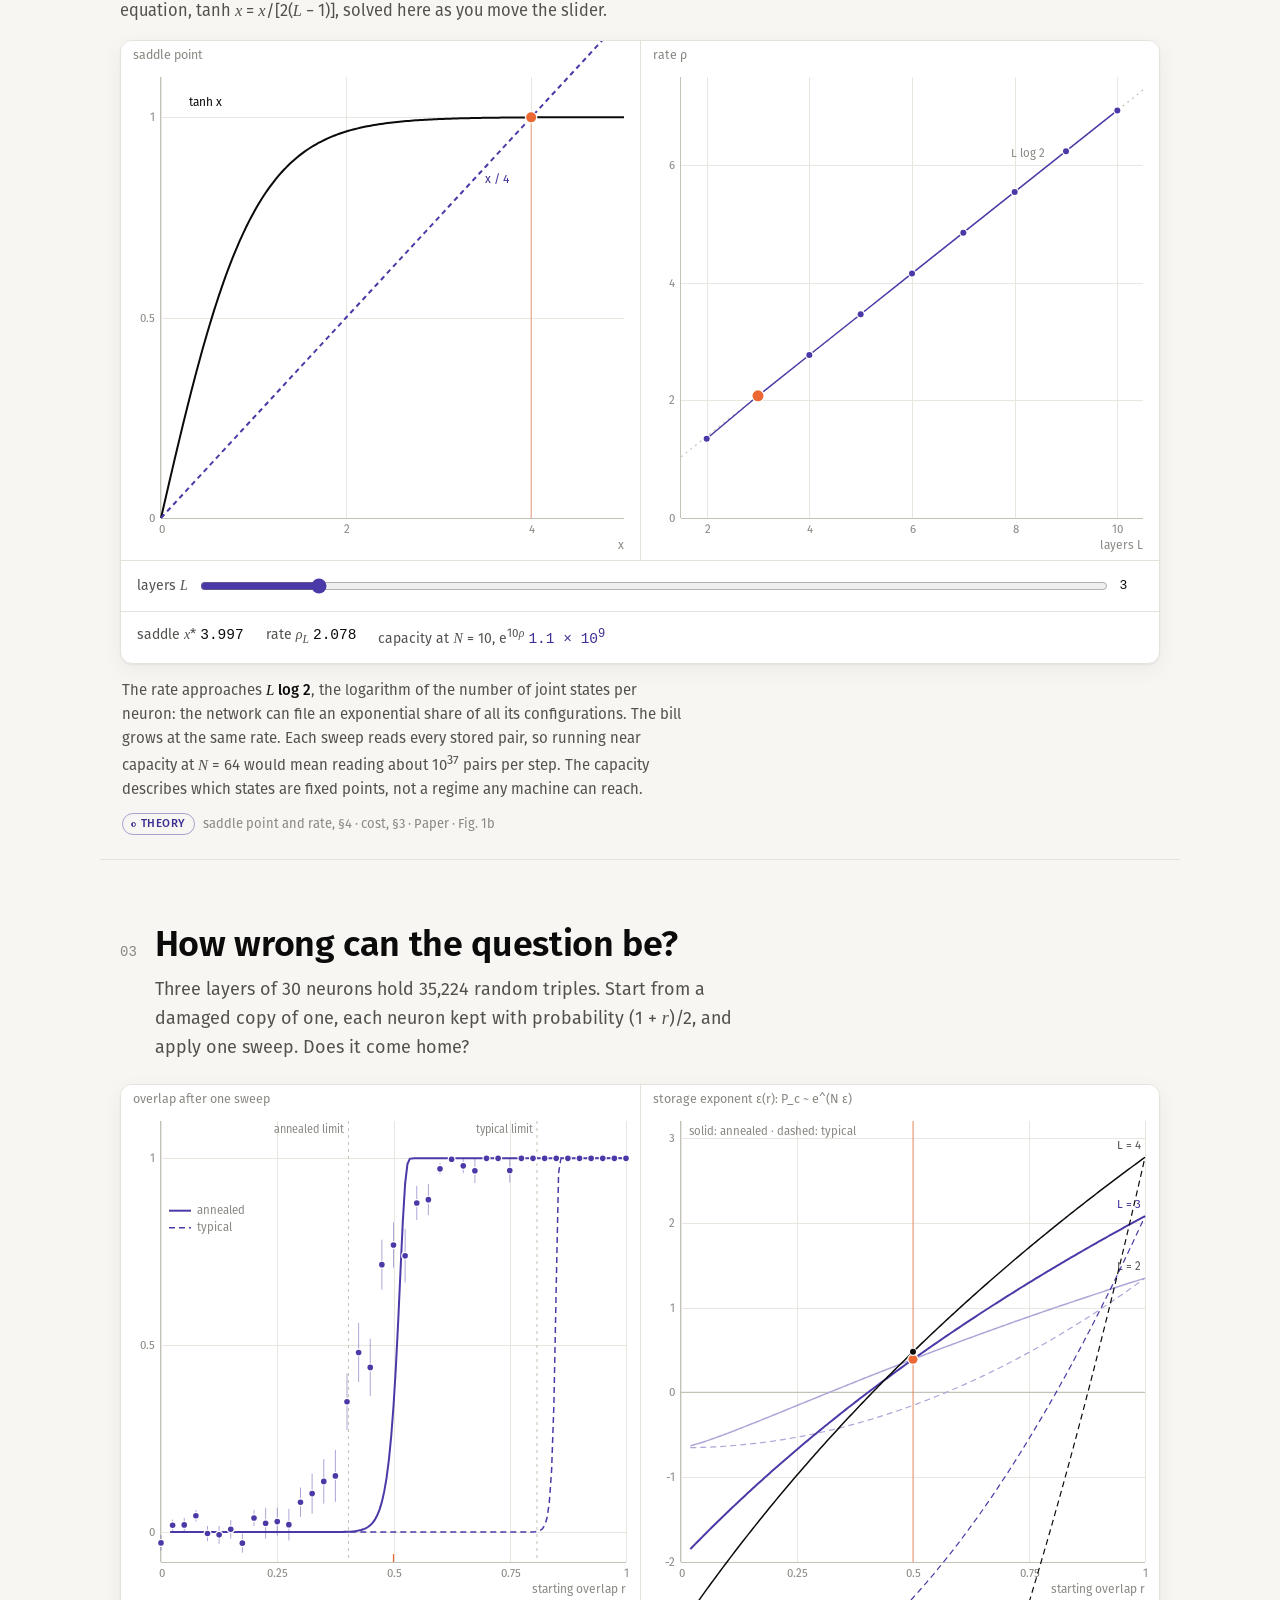
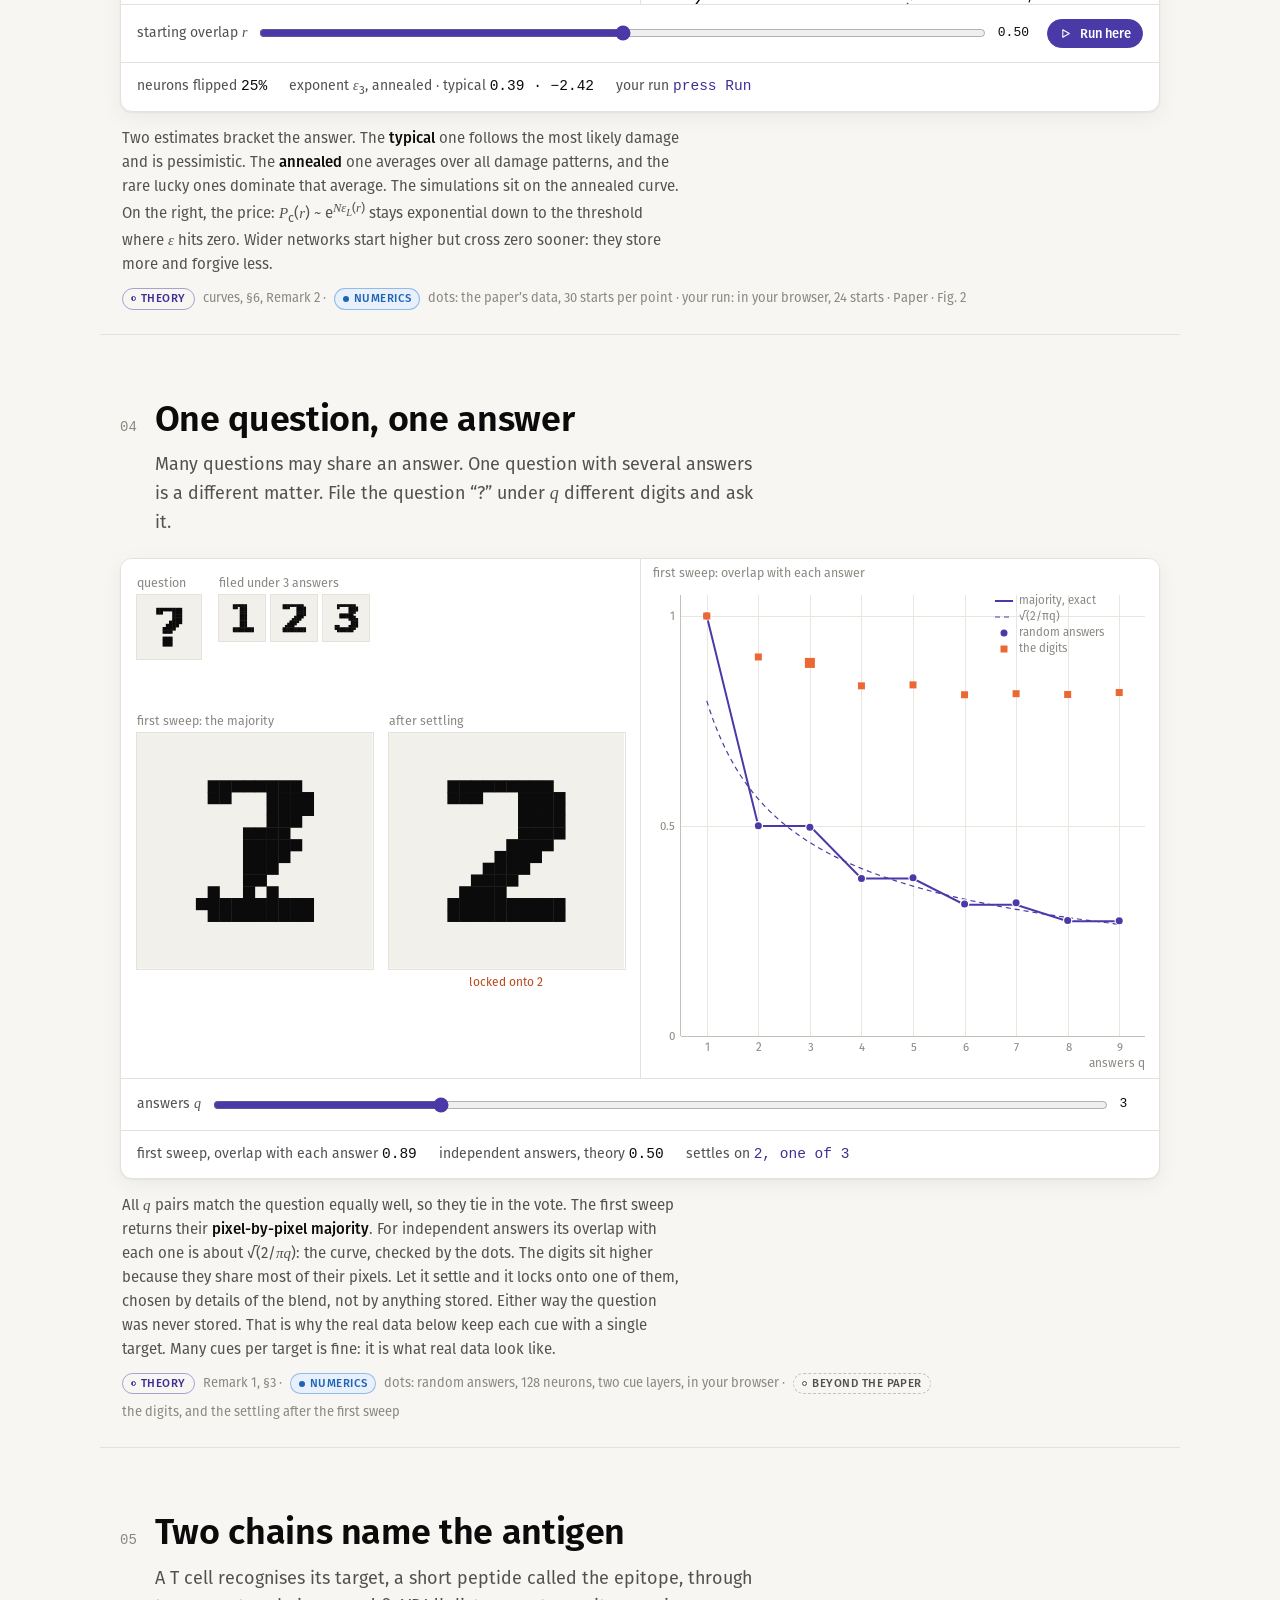
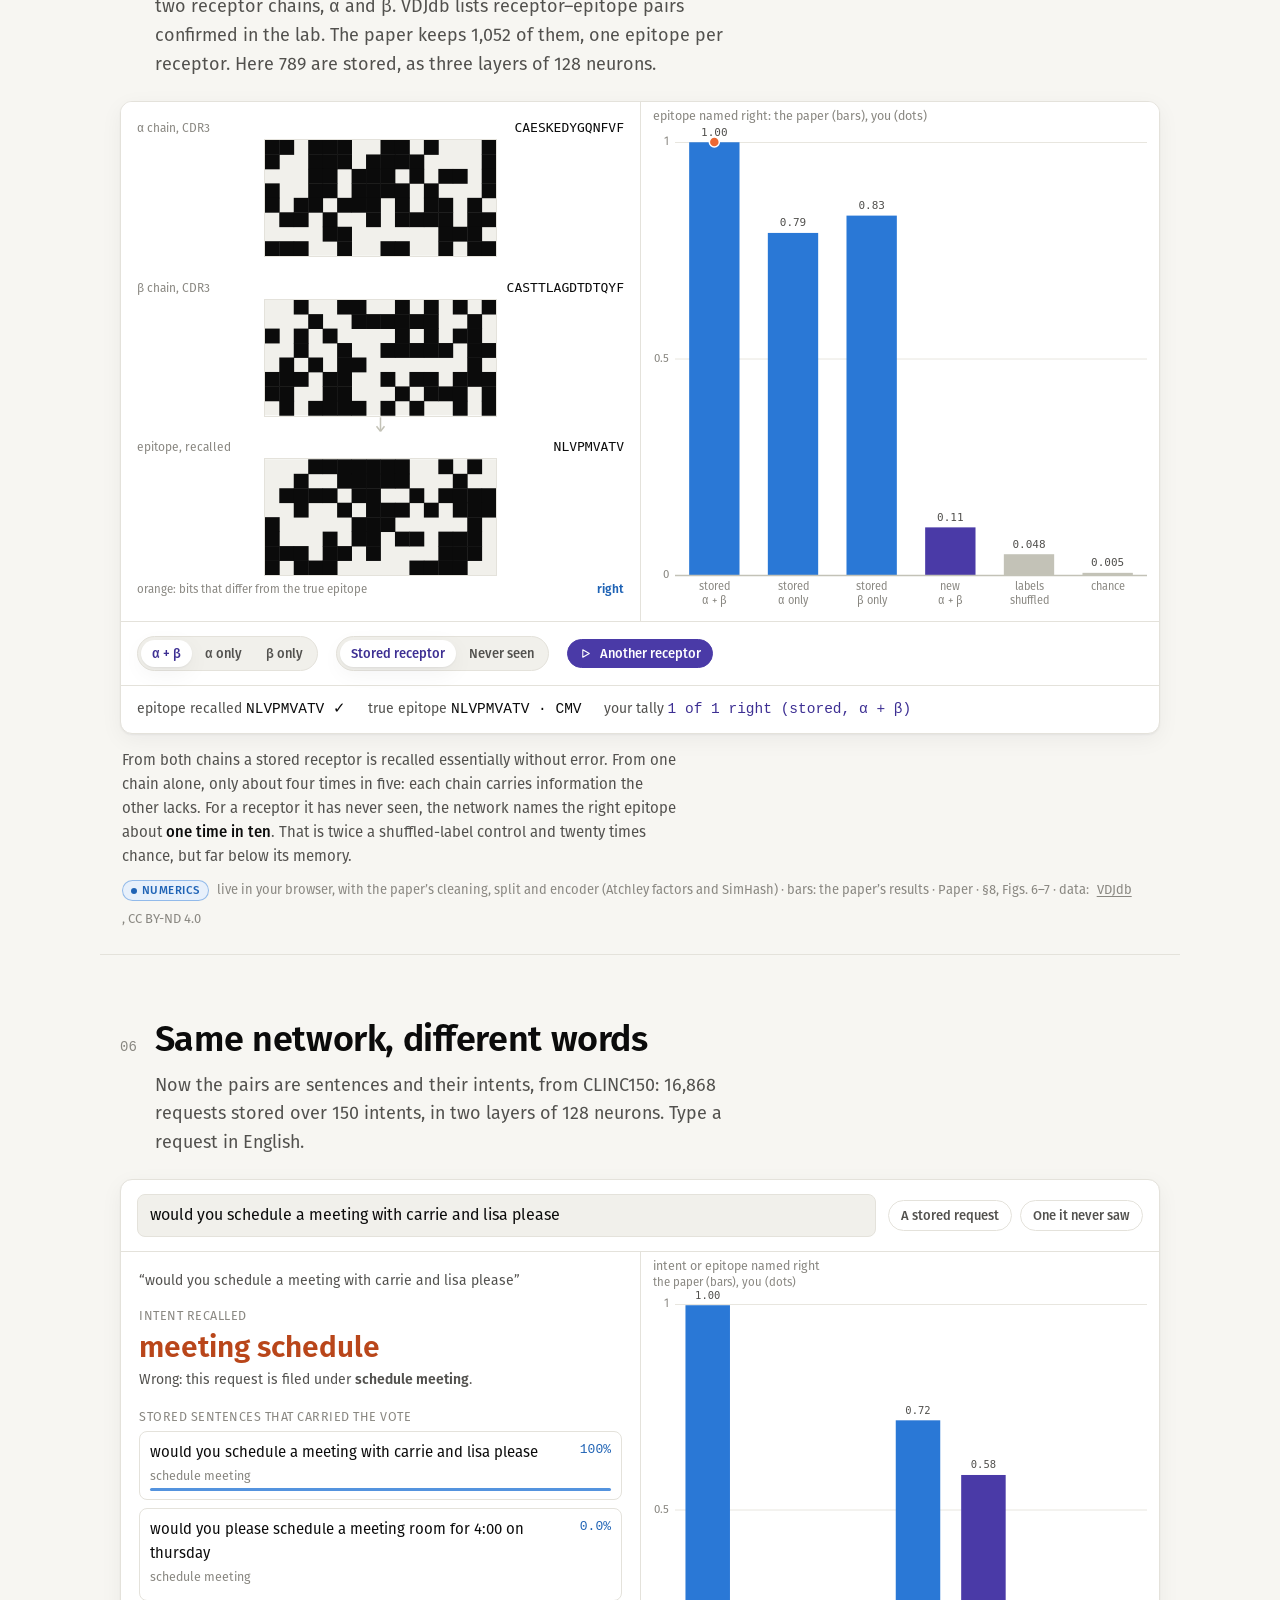
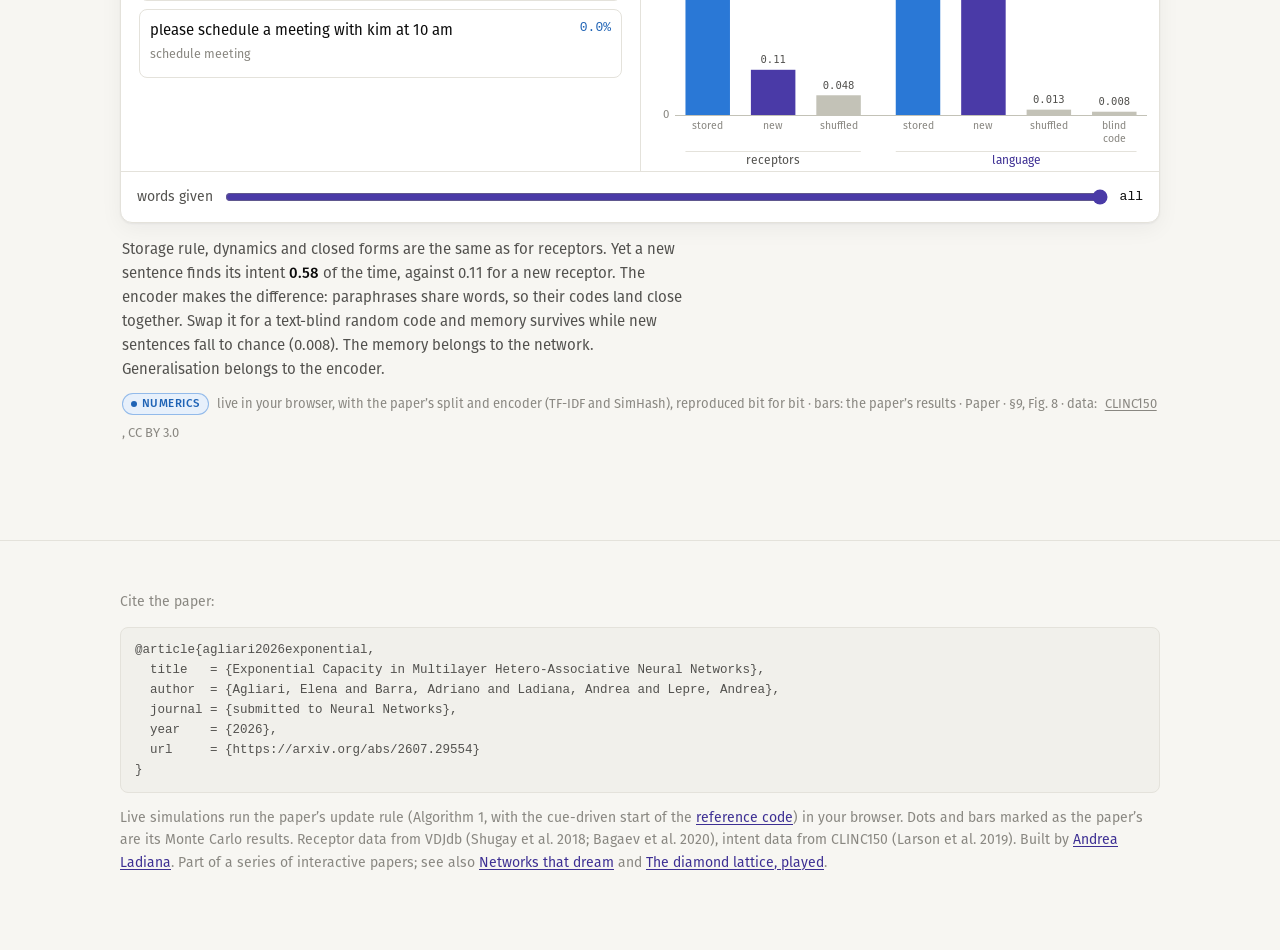
<file: exponential-memory/index.html>
<!doctype html>
<html lang="en">
<head>
<meta charset="utf-8">
<meta name="viewport" content="width=device-width, initial-scale=1">
<title>A memory bigger than its brain</title>
<meta name="description" content="An interactive companion to “Exponential Capacity in Multilayer Hetero-Associative Neural Networks”: a memory whose capacity grows exponentially with its size, tested live on T-cell receptors and on natural language.">
<meta name="color-scheme" content="light dark">
<link rel="canonical" href="https://andrea-ladiana.github.io/exponential-memory/">
<meta property="og:type" content="article">
<meta property="og:title" content="A memory bigger than its brain">
<meta property="og:description" content="Twenty neurons, ten thousand memories: an exponential associative memory, played live on receptors and sentences.">
<meta property="og:url" content="https://andrea-ladiana.github.io/exponential-memory/">
<meta property="og:image" content="https://andrea-ladiana.github.io/og-image.png">
<meta name="twitter:card" content="summary_large_image">
<link rel="icon" href="assets/img/icon.svg" type="image/svg+xml">
<link rel="preload" href="../assets/series/fonts/lenia-sans-regular.woff2" as="font" type="font/woff2" crossorigin>
<link rel="stylesheet" href="../assets/series/series.css?v=20261029b">
<link rel="stylesheet" href="assets/css/exponential.css?v=20261029a">
<script>
  // theme before first paint (a per-viewer convenience, it may be absent)
  try { const t = localStorage.getItem("series-theme"); if (t === "light" || t === "dark") document.documentElement.dataset.theme = t; } catch (e) {}
</script>
</head>
<body>

<header class="topbar">
  <div class="wrap">
    <a class="home" href="../" title="Back to Andrea Ladiana's website">← Andrea Ladiana</a>
    <nav aria-label="Chapters">
      <a href="#pairs"><span class="n">1</span>Pairs</a>
      <a href="#capacity"><span class="n">2</span>Capacity</a>
      <a href="#basins"><span class="n">3</span>Basins</a>
      <a href="#function"><span class="n">4</span>One answer</a>
      <a href="#receptors"><span class="n">5</span>Receptors</a>
      <a href="#language"><span class="n">6</span>Language</a>
    </nav>
    <button class="icon-btn" id="theme-toggle" type="button" aria-label="Switch between light and dark theme" title="Theme">
      <svg viewBox="0 0 24 24" aria-hidden="true"><path d="M12 3a9 9 0 1 0 9 9 7 7 0 0 1-9-9z" fill="currentColor"/></svg>
    </button>
  </div>
</header>

<main id="top">

<section class="hero wrap">
  <p class="series">Interactive paper</p>
  <h1>A memory bigger than its brain</h1>
  <p class="thesis">A network that stores pairs, and whose capacity grows exponentially with its size. It remembers almost anything it is told. What it cannot do is invent an answer it was never told, unless the data make guessing easy.</p>
  <div class="numbers" aria-label="The capacity in three numbers">
    <div><b>20</b><span>neurons, in two layers of 10</span></div>
    <div><b>11,522</b><span>pairs stored, each returned with 99% of its neurons right</span></div>
    <div><b>≈ 3</b><span>memories for a classic Hopfield network of the same size</span></div>
  </div>
  <p class="paper">Based on E. Agliari, A. Barra, A. Ladiana, A. Lepre, <cite>Exponential Capacity in Multilayer Hetero-Associative Neural Networks</cite>, submitted to Neural Networks (2026).</p>
  <div class="actions">
    <a class="btn primary" href="#pairs">Start <svg viewBox="0 0 24 24" aria-hidden="true"><path d="M12 5v14M5 12l7 7 7-7"/></svg></a>
    <a class="btn" href="https://arxiv.org/abs/2607.29554" target="_blank" rel="noopener">Read on arXiv <svg viewBox="0 0 24 24" aria-hidden="true"><path d="M14 4h6v6M20 4l-9 9M18 14v5a1 1 0 0 1-1 1H5a1 1 0 0 1-1-1V7a1 1 0 0 1 1-1h5"/></svg></a>
    <a class="btn" href="https://github.com/coscienza-research/exponential-lam-engine" target="_blank" rel="noopener">Code</a>
    <a class="btn" href="#cite">Cite</a>
  </div>
  <p class="legend-badges"><span class="badge theory">Theory</span> derived in the paper (signal-to-noise and large deviations), not a rigorous proof <span class="badge numerics">Numerics</span> Monte Carlo, here or in the paper <span class="badge beyond">Beyond the paper</span> outside its assumptions</p>
</section>

<!-- 1 · Pairs ------------------------------------------------------------- -->
<section class="chapter wrap" id="pairs">
  <div class="chapter-head">
    <span class="n">01</span>
    <h2>Ask with one, answer with the other</h2>
    <p class="lede">This memory stores pairs. Show it one half and it returns the other. Here it holds 26 pairs, each capital letter with its small letter, in two layers of 400 neurons. Click a letter to ask, and blur the question.</p>
  </div>
  <div class="stage">
    <div class="stage-grid">
      <div class="canvas-box square"><canvas id="pairs-run" aria-label="The question, the first guess and the answer"></canvas></div>
      <div class="canvas-box square"><canvas id="pairs-pick" aria-label="The 26 stored pairs and their share of the vote: click one to ask it"></canvas>
        <span class="overlay-label">stored pairs · bar: share of the vote · click to ask</span>
      </div>
    </div>
    <div class="controls">
      <div class="seg" id="pairs-rule"><button data-v="exp" aria-pressed="true">Exponential vote</button><button data-v="lin">Linear vote (classic)</button></div>
      <div class="control grow-1"><label for="pairs-r">question kept <em class="v">r</em></label><input type="range" id="pairs-r" min="0" max="100" step="5" value="70"><output id="pairs-r-out">0.70</output></div>
      <button class="btn small" id="pairs-again" type="button">Blur again</button>
    </div>
    <div class="stats">
      <span>vote for the right pair <b id="pairs-share">–</b></span>
      <span>answer <b id="pairs-answer">–</b></span>
      <span class="hl">letters answered right, 2 blurred questions each <b id="pairs-rate">–</b></span>
    </div>
  </div>
  <p class="note">Every stored pair votes on the answer. Its weight is <strong>e<sup><em class="v">N</em>(<em class="v">m</em><sub>1</sub><em class="v">m</em><sub>2</sub> − 1)</sup></strong>, where <em class="v">m</em><sub>1</sub> and <em class="v">m</em><sub>2</sub> say how well each layer matches it. Because <em class="v">N</em> = 400 sits in the exponent, a slightly better match outweighs all the others combined. The first guess is a blur: with only the question known, nobody can be weighed yet. From the next sweep on, the exponential picks one pair. It usually picks the right one; F, L and M are the exceptions, because that blur already leans toward another small letter. The classic linear vote gives every pair a say proportional to its match. Letters look alike, so the answer melts into a smudge.</p>
  <p class="refs"><span class="badge beyond">Beyond the paper</span> <span class="badge numerics">Numerics</span> letters are far from the random patterns of the theory; simulated in your browser with the paper’s update rule · Paper · §2, §3, Algorithm 1</p>
</section>

<!-- 2 · Capacity ---------------------------------------------------------- -->
<section class="chapter wrap" id="capacity">
  <div class="chapter-head">
    <span class="n">02</span>
    <h2>Exponentially many</h2>
    <p class="lede">Store <em class="v">P</em> random pairs in two layers of <em class="v">N</em> neurons, start from one of them and let the network update. If it stays put, the pair is a memory. Add pairs until it slips.</p>
  </div>
  <div class="stage">
    <div class="canvas-box ratio-wide"><canvas id="cap-canvas" aria-label="Overlap after the updates versus the number of stored pairs"></canvas>
    </div>
    <div class="controls">
      <div class="seg" id="cap-N"><button data-v="8">N = 8</button><button data-v="9">9</button><button data-v="10" aria-pressed="true">10</button><button data-v="11">11</button><button data-v="12">12</button></div>
      <div class="control grow-1"><label for="cap-P">pairs <em class="v">P</em></label><input type="range" id="cap-P" min="0" max="100" value="62"><output id="cap-P-out">–</output></div>
      <button class="btn small primary" id="cap-run" type="button"><svg viewBox="0 0 24 24" aria-hidden="true"><path d="M7 5l12 7-12 7z"/></svg>Run here</button>
    </div>
    <div class="stats">
      <span>reduced load <em class="v">γ</em> <b id="cap-gamma">–</b></span>
      <span>theory, one sweep <b id="cap-theory">–</b></span>
      <span>paper, five sweeps <b id="cap-paper">–</b></span>
      <span class="hl">your run <b id="cap-you">–</b></span>
    </div>
  </div>
  <p class="note">Each extra pair adds noise of order <strong>e<sup>−<em class="v">N</em><em class="v">ρ</em></sup></strong>, with <em class="v">ρ</em><sub>2</sub> ≈ 1.35, so the capacity grows as e<sup><em class="v">N</em><em class="v">ρ</em></sup>. One more neuron per layer multiplies it by about 3.8. At <em class="v">N</em> = 10 there are only 1,024 different patterns per layer, yet more than ten thousand pairs stay put: a memory here is the pair, one point among 2<sup>20</sup>. A classic Hopfield network holds about 0.14 memories per neuron.</p>
  <p class="refs"><span class="badge theory">Theory</span> curves: one-step overlap erf(1/√2<em class="v">γ</em>), §5</p>
  <p class="refs"><span class="badge numerics">Numerics</span> dots: the paper’s Monte Carlo, 5 sweeps, 6 data sets × 200 starts · your run: the same protocol in your browser · Paper · Fig. 1a</p>

  <div class="sub" id="width">
    <h3>More layers, more room</h3>
    <p>Bind <em class="v">L</em> layers instead of two and the rate <em class="v">ρ</em><sub><em class="v">L</em></sub> grows. It comes from a single equation, tanh <em class="v">x</em> = <em class="v">x</em>/[2(<em class="v">L</em> − 1)], solved here as you move the slider.</p>
    <div class="stage">
      <div class="stage-grid">
        <div class="canvas-box square"><canvas id="width-saddle" aria-label="Graphical solution of the saddle-point equation"></canvas></div>
        <div class="canvas-box square"><canvas id="width-rate" aria-label="The rate rho against the number of layers"></canvas></div>
      </div>
      <div class="controls">
        <div class="control grow-1"><label for="width-L">layers <em class="v">L</em></label><input type="range" id="width-L" min="2" max="10" value="3"><output id="width-L-out">3</output></div>
      </div>
      <div class="stats">
        <span>saddle <em class="v">x</em>* <b id="width-x">–</b></span>
        <span>rate <em class="v">ρ</em><sub><em class="v">L</em></sub> <b id="width-rho">–</b></span>
        <span class="hl">capacity at <em class="v">N</em> = 10, e<sup>10<em class="v">ρ</em></sup> <b id="width-pc">–</b></span>
      </div>
    </div>
    <p class="note">The rate approaches <strong><em class="v">L</em> log 2</strong>, the logarithm of the number of joint states per neuron: the network can file an exponential share of all its configurations. The bill grows at the same rate. Each sweep reads every stored pair, so running near capacity at <em class="v">N</em> = 64 would mean reading about 10<sup>37</sup> pairs per step. The capacity describes which states are fixed points, not a regime any machine can reach.</p>
    <p class="refs"><span class="badge theory">Theory</span> saddle point and rate, §4 · cost, §3 · Paper · Fig. 1b</p>
  </div>
</section>

<!-- 3 · Basins ------------------------------------------------------------ -->
<section class="chapter wrap" id="basins">
  <div class="chapter-head">
    <span class="n">03</span>
    <h2>How wrong can the question be?</h2>
    <p class="lede">Three layers of 30 neurons hold 35,224 random triples. Start from a damaged copy of one, each neuron kept with probability (1 + <em class="v">r</em>)/2, and apply one sweep. Does it come home?</p>
  </div>
  <div class="stage">
    <div class="stage-grid">
      <div class="canvas-box square"><canvas id="basins-run" aria-label="Final overlap versus the starting overlap"></canvas>
      </div>
      <div class="canvas-box square"><canvas id="basins-eps" aria-label="Storage exponent versus the starting overlap, for 2, 3 and 4 layers"></canvas></div>
    </div>
    <div class="controls">
      <div class="control grow-1"><label for="basins-r">starting overlap <em class="v">r</em></label><input type="range" id="basins-r" min="0" max="100" value="50"><output id="basins-r-out">0.50</output></div>
      <button class="btn small primary" id="basins-run-btn" type="button"><svg viewBox="0 0 24 24" aria-hidden="true"><path d="M7 5l12 7-12 7z"/></svg>Run here</button>
    </div>
    <div class="stats">
      <span>neurons flipped <b id="basins-d">–</b></span>
      <span>exponent <em class="v">ε</em><sub>3</sub>, annealed · typical <b id="basins-eps-v">–</b></span>
      <span class="hl">your run <b id="basins-you">–</b></span>
    </div>
  </div>
  <p class="note">Two estimates bracket the answer. The <strong>typical</strong> one follows the most likely damage and is pessimistic. The <strong>annealed</strong> one averages over all damage patterns, and the rare lucky ones dominate that average. The simulations sit on the annealed curve. On the right, the price: <em class="v">P</em><sub>c</sub>(<em class="v">r</em>) ~ e<sup><em class="v">N</em><em class="v">ε</em><sub><em class="v">L</em></sub>(<em class="v">r</em>)</sup> stays exponential down to the threshold where <em class="v">ε</em> hits zero. Wider networks start higher but cross zero sooner: they store more and forgive less.</p>
  <p class="refs"><span class="badge theory">Theory</span> curves, §6, Remark 2 · <span class="badge numerics">Numerics</span> dots: the paper’s data, 30 starts per point · your run: in your browser, 24 starts · Paper · Fig. 2</p>
</section>

<!-- 4 · One answer -------------------------------------------------------- -->
<section class="chapter wrap" id="function">
  <div class="chapter-head">
    <span class="n">04</span>
    <h2>One question, one answer</h2>
    <p class="lede">Many questions may share an answer. One question with several answers is a different matter. File the question “?” under <em class="v">q</em> different digits and ask it.</p>
  </div>
  <div class="stage">
    <div class="stage-grid">
      <div class="canvas-box square"><canvas id="function-run" aria-label="The stored answers, the first sweep and the settled answer"></canvas></div>
      <div class="canvas-box square"><canvas id="function-plot" aria-label="Overlap of the first-sweep answer with each stored answer, versus q"></canvas></div>
    </div>
    <div class="controls">
      <div class="control grow-1"><label for="function-q">answers <em class="v">q</em></label><input type="range" id="function-q" min="1" max="9" value="3"><output id="function-q-out">3</output></div>
    </div>
    <div class="stats">
      <span>first sweep, overlap with each answer <b id="function-blend">–</b></span>
      <span>independent answers, theory <b id="function-theory">–</b></span>
      <span class="hl">settles on <b id="function-final">–</b></span>
    </div>
  </div>
  <p class="note">All <em class="v">q</em> pairs match the question equally well, so they tie in the vote. The first sweep returns their <strong>pixel-by-pixel majority</strong>. For independent answers its overlap with each one is about √(2/<em class="v">πq</em>): the curve, checked by the dots. The digits sit higher because they share most of their pixels. Let it settle and it locks onto one of them, chosen by details of the blend, not by anything stored. Either way the question was never stored. That is why the real data below keep each cue with a single target. Many cues per target is fine: it is what real data look like.</p>
  <p class="refs"><span class="badge theory">Theory</span> Remark 1, §3 · <span class="badge numerics">Numerics</span> dots: random answers, 128 neurons, two cue layers, in your browser · <span class="badge beyond">Beyond the paper</span> the digits, and the settling after the first sweep</p>
</section>

<!-- 5 · Receptors --------------------------------------------------------- -->
<section class="chapter wrap" id="receptors">
  <div class="chapter-head">
    <span class="n">05</span>
    <h2>Two chains name the antigen</h2>
    <p class="lede">A T cell recognises its target, a short peptide called the epitope, through two receptor chains, α and β. VDJdb lists receptor–epitope pairs confirmed in the lab. The paper keeps 1,052 of them, one epitope per receptor. Here 789 are stored, as three layers of 128 neurons.</p>
  </div>
  <div class="stage">
    <div class="stage-grid">
      <div class="canvas-box square rec-box"><canvas id="rec-run" aria-label="A receptor's two chains and the recalled epitope"></canvas></div>
      <div class="canvas-box square"><canvas id="rec-bars" aria-label="Recall rates: the paper's and yours"></canvas></div>
    </div>
    <div class="controls">
      <div class="seg" id="rec-cue"><button data-v="ab" aria-pressed="true">α + β</button><button data-v="a">α only</button><button data-v="b">β only</button></div>
      <div class="seg" id="rec-src"><button data-v="stored" aria-pressed="true">Stored receptor</button><button data-v="unseen">Never seen</button></div>
      <button class="btn small primary" id="rec-go" type="button"><svg viewBox="0 0 24 24" aria-hidden="true"><path d="M7 5l12 7-12 7z"/></svg>Another receptor</button>
    </div>
    <div class="stats">
      <span>epitope recalled <b id="rec-answer">–</b></span>
      <span>true epitope <b id="rec-truth">–</b></span>
      <span class="hl">your tally <b id="rec-tally">–</b></span>
    </div>
  </div>
  <p class="note">From both chains a stored receptor is recalled essentially without error. From one chain alone, only about four times in five: each chain carries information the other lacks. For a receptor it has never seen, the network names the right epitope about <strong>one time in ten</strong>. That is twice a shuffled-label control and twenty times chance, but far below its memory.</p>
  <p class="refs"><span class="badge numerics">Numerics</span> live in your browser, with the paper’s cleaning, split and encoder (Atchley factors and SimHash) · bars: the paper’s results · Paper · §8, Figs. 6–7 · data: <a href="https://vdjdb.cdr3.net/" target="_blank" rel="noopener">VDJdb</a>, CC BY-ND 4.0</p>
</section>

<!-- 6 · Language ---------------------------------------------------------- -->
<section class="chapter wrap" id="language">
  <div class="chapter-head">
    <span class="n">06</span>
    <h2>Same network, different words</h2>
    <p class="lede">Now the pairs are sentences and their intents, from CLINC150: 16,868 requests stored over 150 intents, in two layers of 128 neurons. Type a request in English.</p>
  </div>
  <div class="stage">
    <div class="ask">
      <input type="text" id="lang-input" maxlength="160" autocomplete="off" spellcheck="false" placeholder="e.g. wake me up at seven tomorrow" aria-label="A request in English">
      <div class="chips" id="lang-chips">
        <button type="button" data-k="stored">A stored request</button>
        <button type="button" data-k="unseen">One it never saw</button>
      </div>
    </div>
    <div class="stage-grid">
      <div class="canvas-box square lang-box">
        <div class="lang-out" id="lang-out" aria-live="polite">
          <p class="lang-status" id="lang-status">Loading 16,868 sentences…</p>
        </div>
      </div>
      <div class="canvas-box square"><canvas id="lang-bars" aria-label="Memory and generalisation in the two domains"></canvas></div>
    </div>
    <div class="controls">
      <div class="control grow-1"><label for="lang-words">words given</label><input type="range" id="lang-words" min="1" max="1" value="1"><output id="lang-words-out">all</output></div>
    </div>
  </div>
  <p class="note">Storage rule, dynamics and closed forms are the same as for receptors. Yet a new sentence finds its intent <strong>0.58</strong> of the time, against 0.11 for a new receptor. The encoder makes the difference: paraphrases share words, so their codes land close together. Swap it for a text-blind random code and memory survives while new sentences fall to chance (0.008). The memory belongs to the network. Generalisation belongs to the encoder.</p>
  <p class="refs"><span class="badge numerics">Numerics</span> live in your browser, with the paper’s split and encoder (TF-IDF and SimHash), reproduced bit for bit · bars: the paper’s results · Paper · §9, Fig. 8 · data: <a href="https://github.com/clinc/oos-eval" target="_blank" rel="noopener">CLINC150</a>, CC BY 3.0</p>
</section>

</main>

<footer class="site-footer" id="cite">
  <div class="wrap">
    <p>Cite the paper:</p>
<pre>@article{agliari2026exponential,
  title   = {Exponential Capacity in Multilayer Hetero-Associative Neural Networks},
  author  = {Agliari, Elena and Barra, Adriano and Ladiana, Andrea and Lepre, Andrea},
  journal = {submitted to Neural Networks},
  year    = {2026},
  url     = {https://arxiv.org/abs/2607.29554}
}</pre>
    <p>Live simulations run the paper’s update rule (Algorithm 1, with the cue-driven start of the <a href="https://github.com/coscienza-research/exponential-lam-engine">reference code</a>) in your browser. Dots and bars marked as the paper’s are its Monte Carlo results. Receptor data from VDJdb (Shugay et al. 2018; Bagaev et al. 2020), intent data from CLINC150 (Larson et al. 2019). Built by <a href="../">Andrea Ladiana</a>. Part of a series of interactive papers; see also <a href="../dreaming/">Networks that dream</a> and <a href="../diamond-spectrum/">The diamond lattice, played</a>.</p>
  </div>
</footer>

<script type="module" src="assets/js/main.js?v=20261029a"></script>
</body>
</html>
</file>
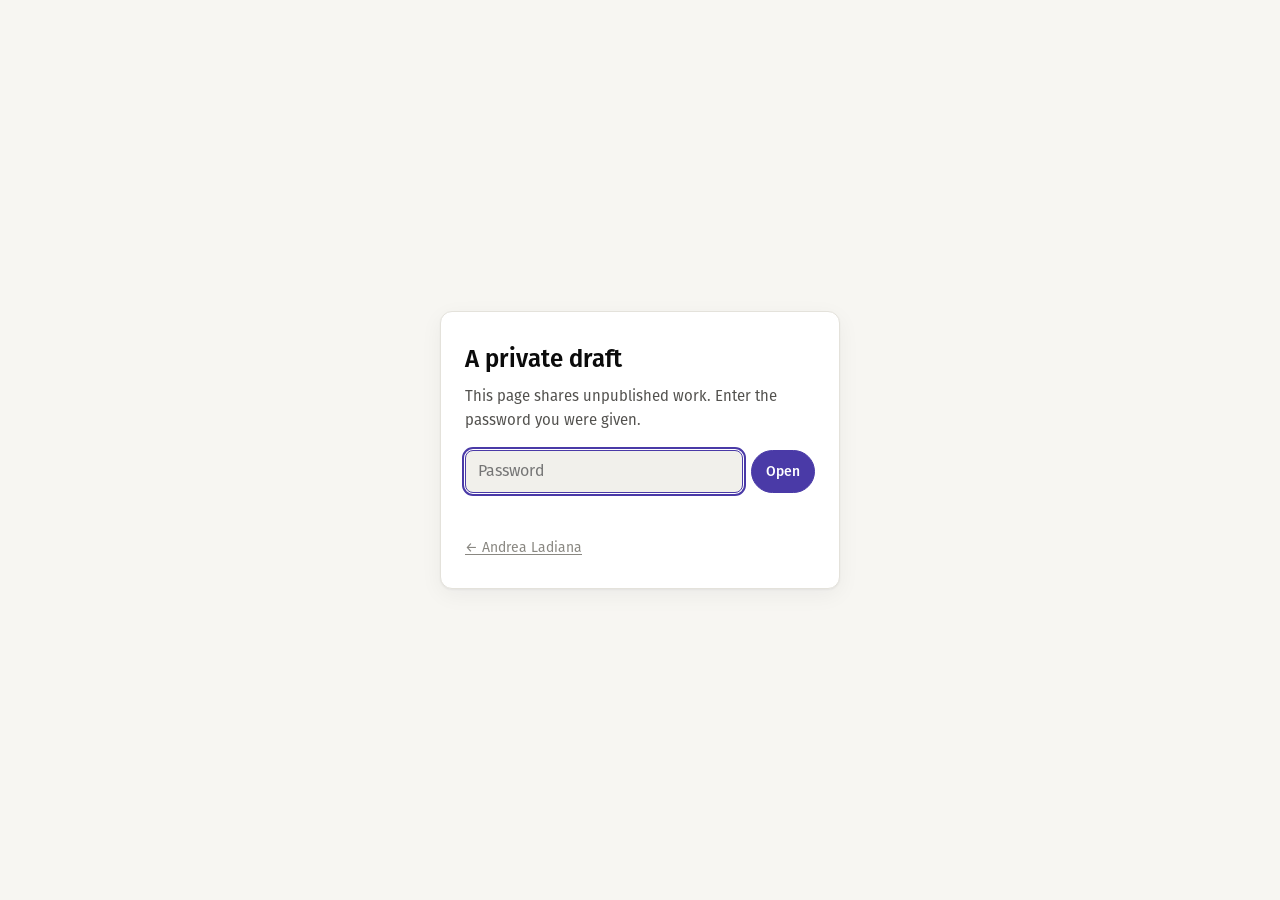
<file: hendeca/index.html>
<!doctype html>
<html lang="en">
<head>
<meta charset="utf-8">
<meta name="viewport" content="width=device-width, initial-scale=1">
<title>Private draft · Andrea Ladiana</title>
<meta name="robots" content="noindex, nofollow">
<meta name="color-scheme" content="light dark">
<link rel="stylesheet" href="/assets/series/series.css">
<script>
  try { const t = localStorage.getItem("series-theme"); if (t === "light" || t === "dark") document.documentElement.dataset.theme = t; } catch (e) {}
</script>
<style>
  body { min-height: 100vh; display: grid; place-items: center; padding: 24px 16px; }
  .gate { width: 100%; max-width: 400px; background: var(--surface); border: 1px solid var(--line); border-radius: var(--radius); box-shadow: var(--shadow); padding: 28px 24px; }
  .gate h1 { margin: 0 0 6px; font-size: 24px; font-weight: 600; }
  .gate p { margin: 0 0 18px; color: var(--ink-2); font-size: 15px; }
  .gate form { display: flex; gap: 8px; }
  .gate input { flex: 1; min-width: 0; font: 400 16px/1.3 var(--font-ui); color: var(--ink); background: var(--surface-2); border: 1px solid var(--line); border-radius: var(--radius-s); padding: 10px 12px; }
  .gate input:focus { outline: 2px solid var(--c1); outline-offset: 1px; border-color: var(--c1); }
  .gate .msg { min-height: 1.4em; margin: 10px 0 0; font-size: 14px; color: var(--c3-ink); }
  .gate .home { display: inline-block; margin-top: 14px; font-size: 14px; color: var(--muted); }
</style>
</head>
<body>
<main class="gate">
  <h1>A private draft</h1>
  <p>This page shares unpublished work. Enter the password you were given.</p>
  <form id="f" autocomplete="off">
    <input id="pw" type="password" aria-label="Password" placeholder="Password" required autofocus>
    <button class="btn primary" type="submit">Open</button>
  </form>
  <p class="msg" id="msg" role="status" aria-live="polite"></p>
  <a class="home" href="/">← Andrea Ladiana</a>
</main>
<script>
(() => {
  const KEY = "private-page:" + location.pathname;
  const msg = document.getElementById("msg");
  const b64 = u => btoa(String.fromCharCode(...u));
  const unb64 = s => Uint8Array.from(atob(s), c => c.charCodeAt(0));
  let blob = null;
  const load = async () => blob || (blob = new Uint8Array(await (await fetch("content.bin", { cache: "no-cache" })).arrayBuffer()));
  async function decrypt(key, buf) {
    const plain = await crypto.subtle.decrypt({ name: "AES-GCM", iv: buf.slice(24, 36) }, key, buf.slice(36));
    return new Response(new Blob([plain]).stream().pipeThrough(new DecompressionStream("gzip"))).text();
  }
  const write = html => { document.open(); document.write(html); document.close(); };
  async function withPassword(pw) {
    const buf = await load(), it = new DataView(buf.buffer).getUint32(4), salt = buf.slice(8, 24);
    const base = await crypto.subtle.importKey("raw", new TextEncoder().encode(pw), "PBKDF2", false, ["deriveKey"]);
    const key = await crypto.subtle.deriveKey({ name: "PBKDF2", salt, iterations: it, hash: "SHA-256" }, base, { name: "AES-GCM", length: 256 }, true, ["decrypt"]);
    const html = await decrypt(key, buf);  // throws on a wrong password, before anything is stored
    // the key, not the password, is kept for this tab only, so a reload does not ask again
    try { sessionStorage.setItem(KEY, b64(salt) + "." + b64(new Uint8Array(await crypto.subtle.exportKey("raw", key)))); } catch (e) {}
    write(html);
  }
  (async () => {
    let saved = null;
    try { saved = sessionStorage.getItem(KEY); } catch (e) {}
    if (!saved) return;
    try {
      const buf = await load(), [s, k] = saved.split(".");
      if (s !== b64(buf.slice(8, 24))) throw 0;  // the page was rebuilt
      write(await decrypt(await crypto.subtle.importKey("raw", unb64(k), "AES-GCM", false, ["decrypt"]), buf));
    } catch (e) { try { sessionStorage.removeItem(KEY); } catch (_) {} }
  })();
  document.getElementById("f").addEventListener("submit", async ev => {
    ev.preventDefault();
    const pw = document.getElementById("pw").value;
    msg.textContent = "Opening…";
    try { await withPassword(pw); }
    catch (e) { msg.textContent = e && e.name === "OperationError" ? "Wrong password." : "Could not open the page in this browser."; }
  });
})();
</script>
</body>
</html>
</file>
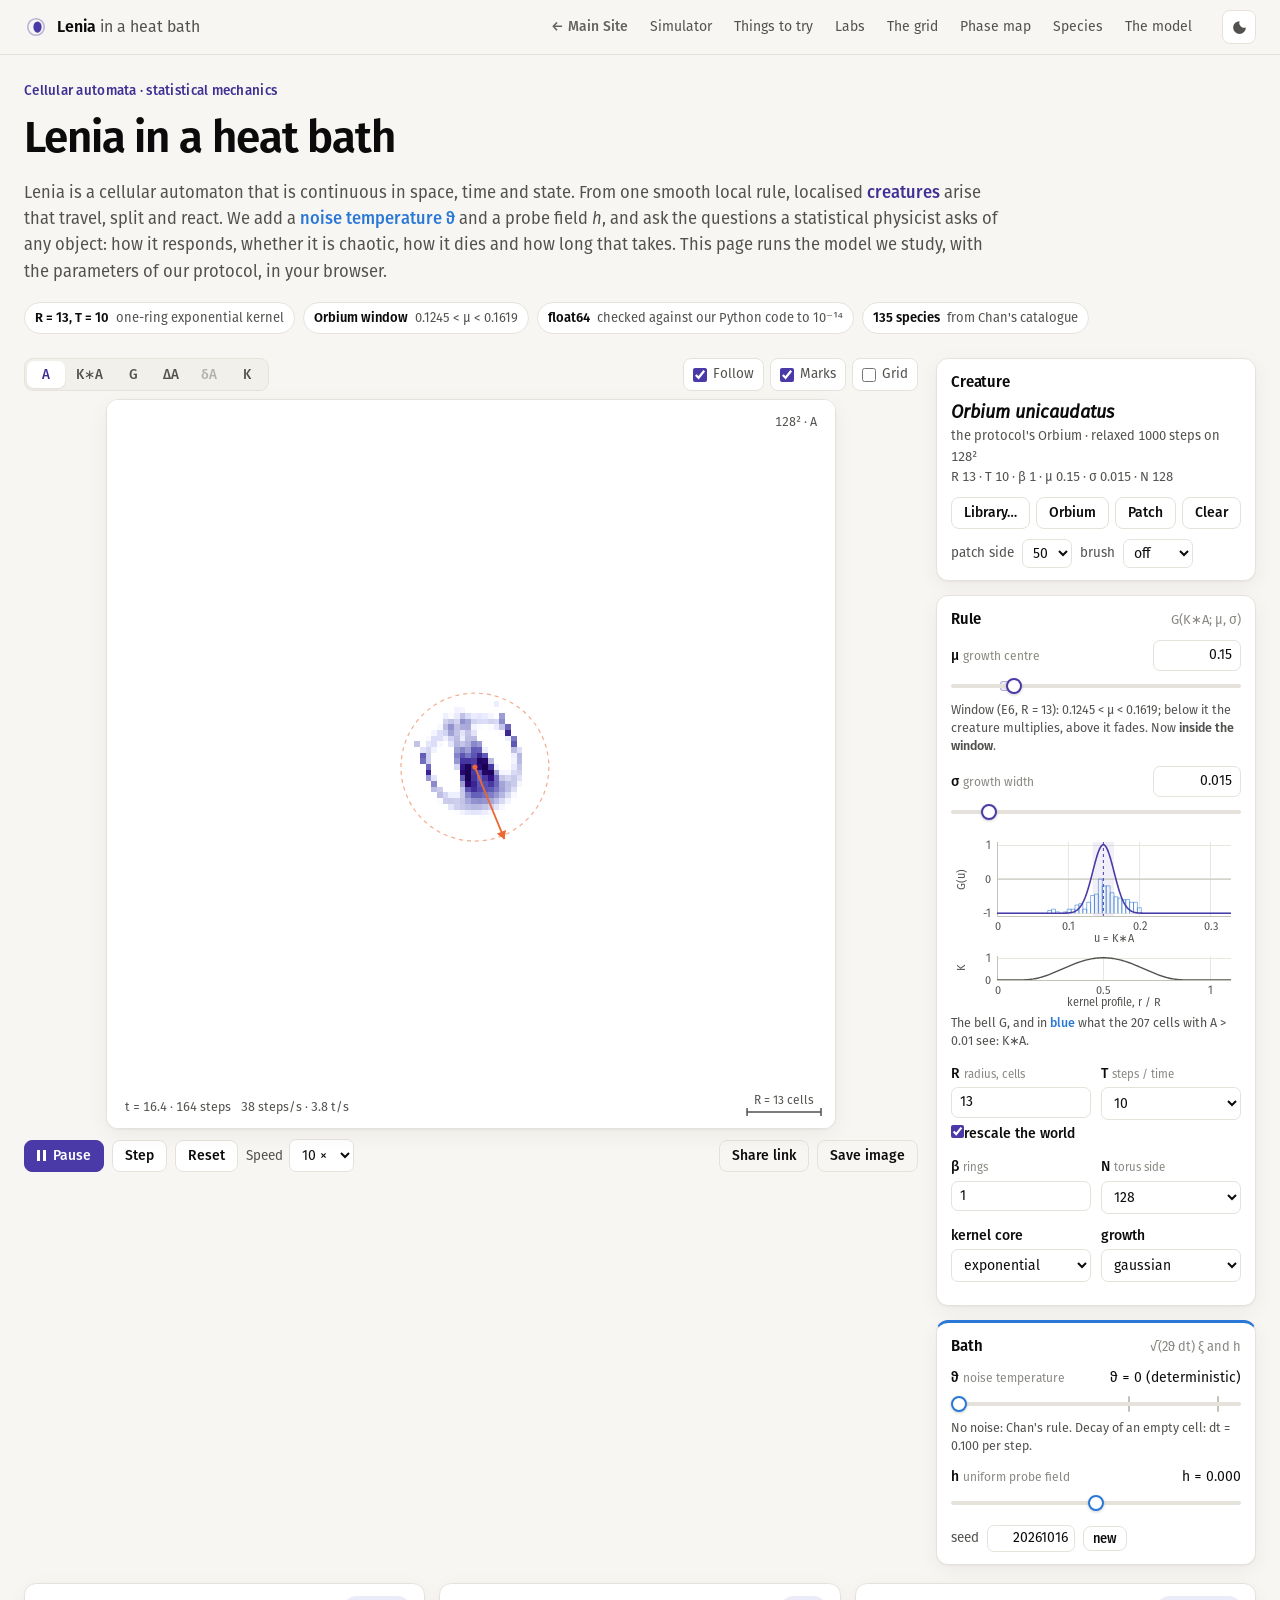
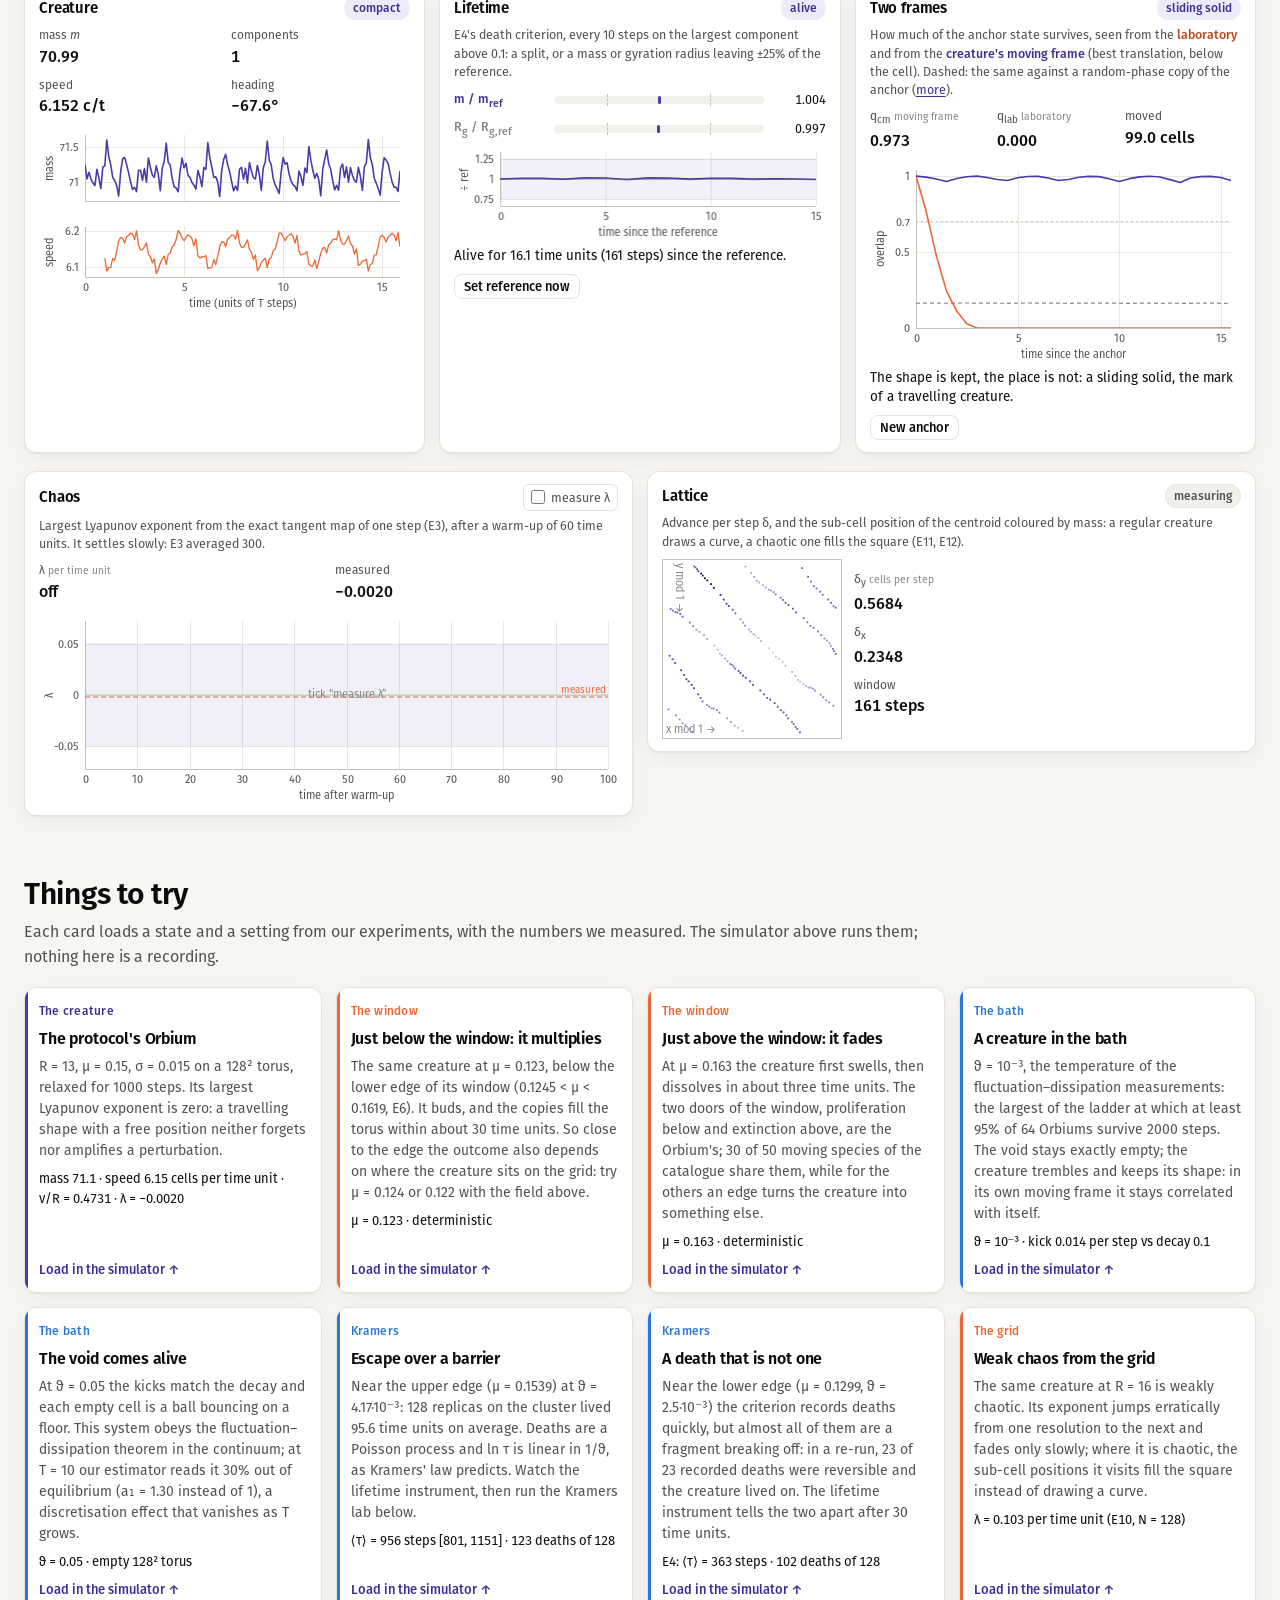
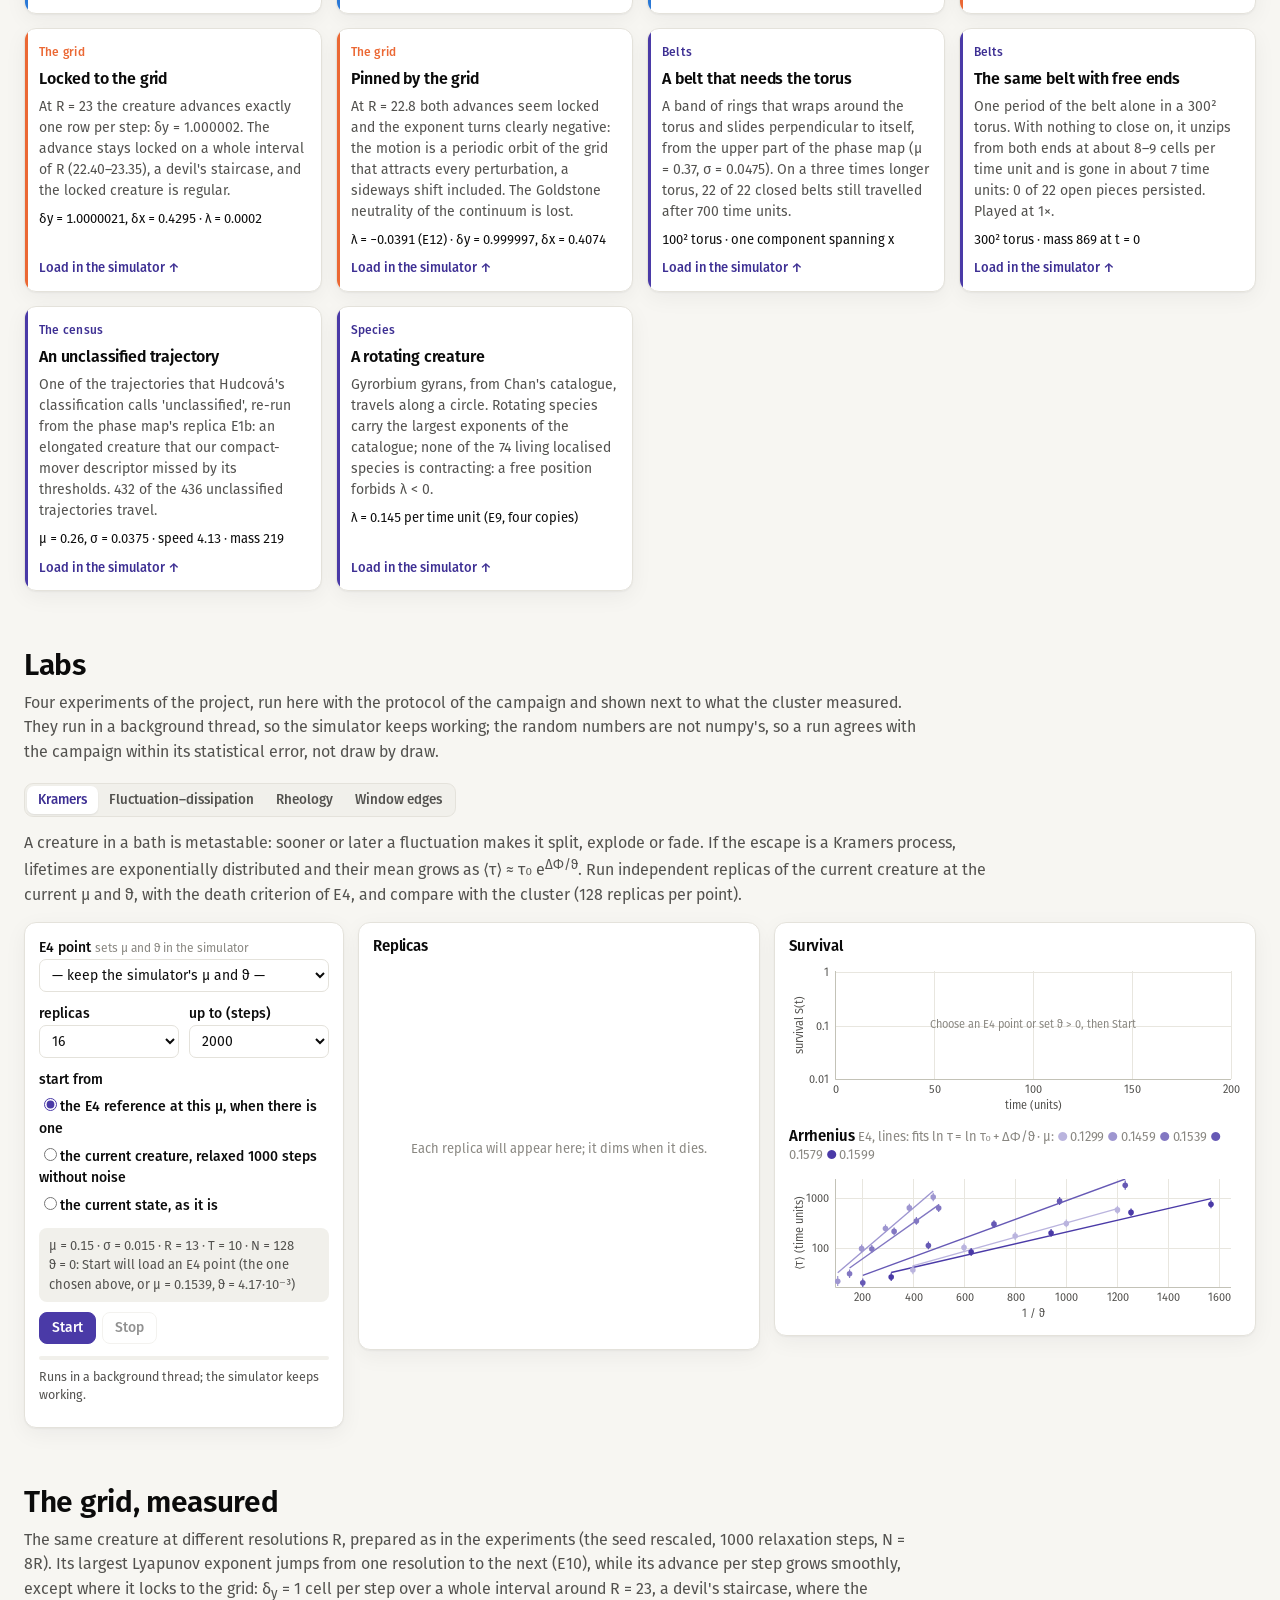
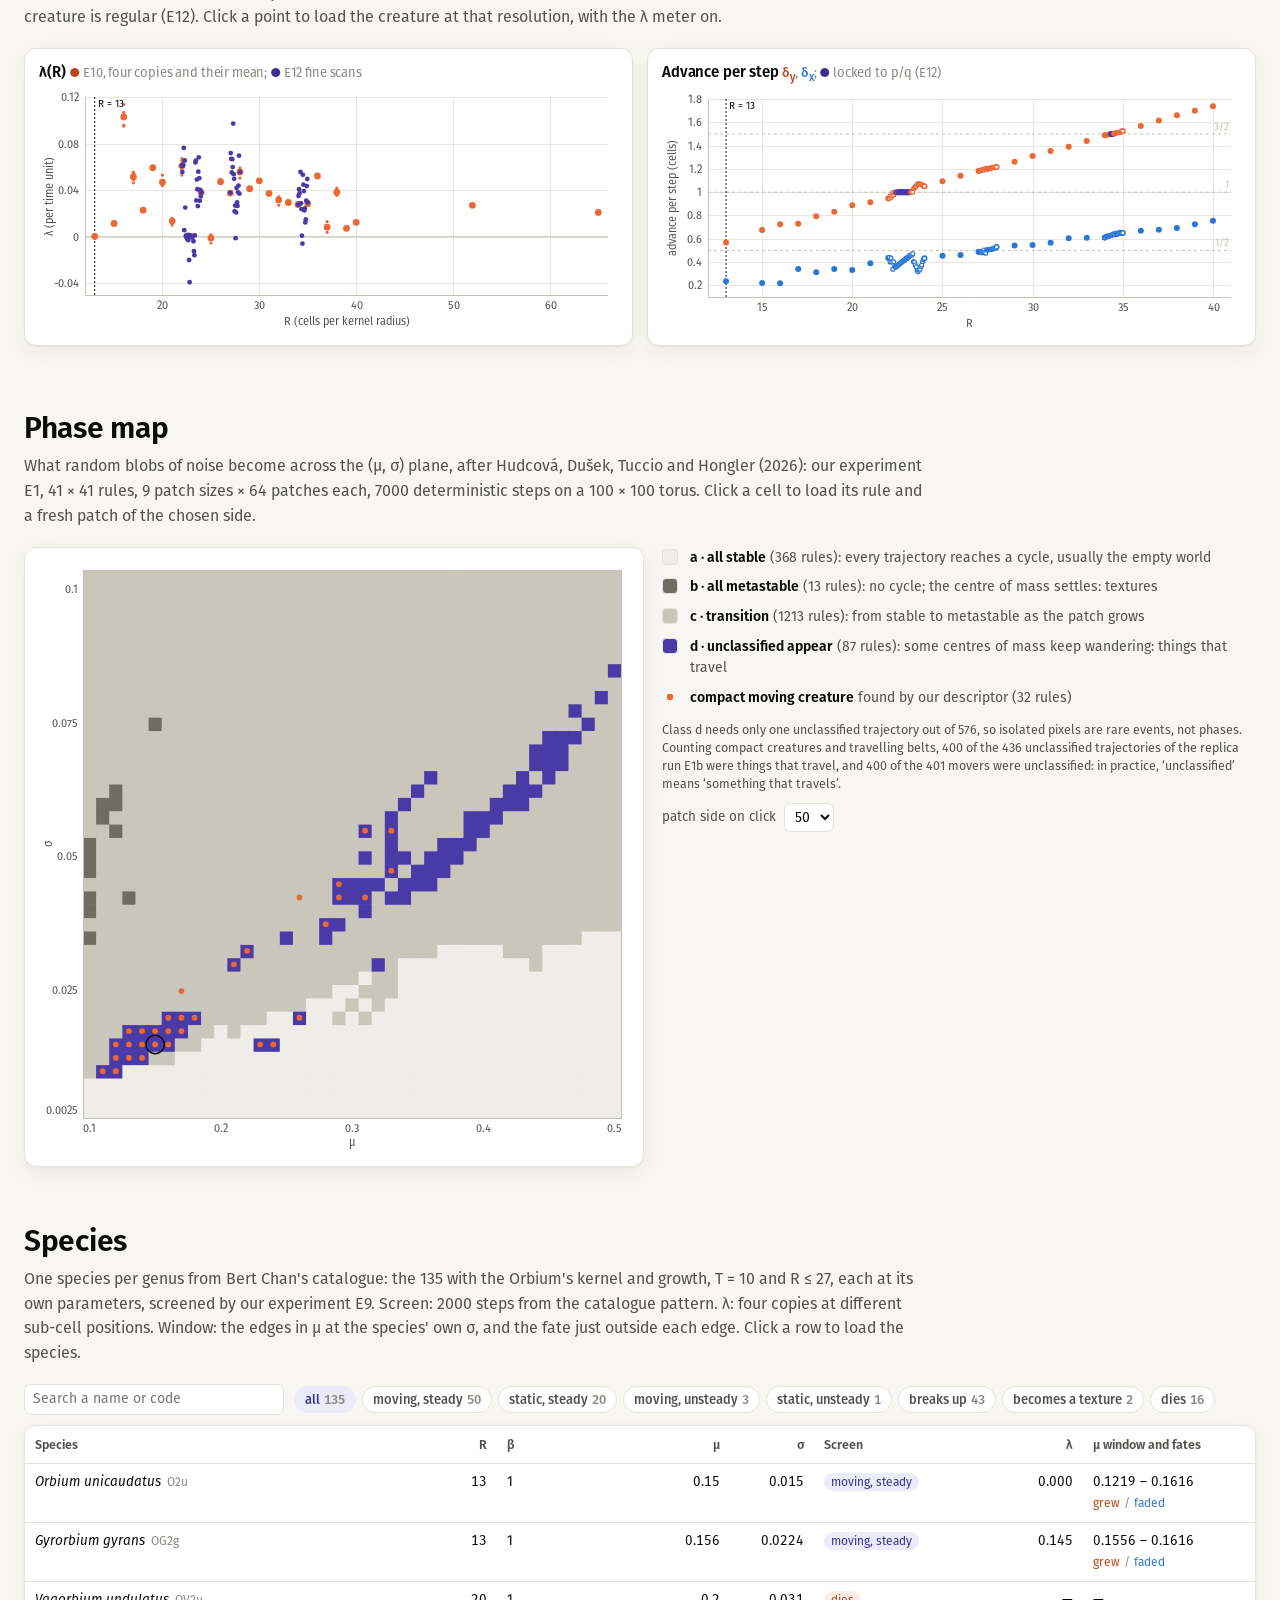
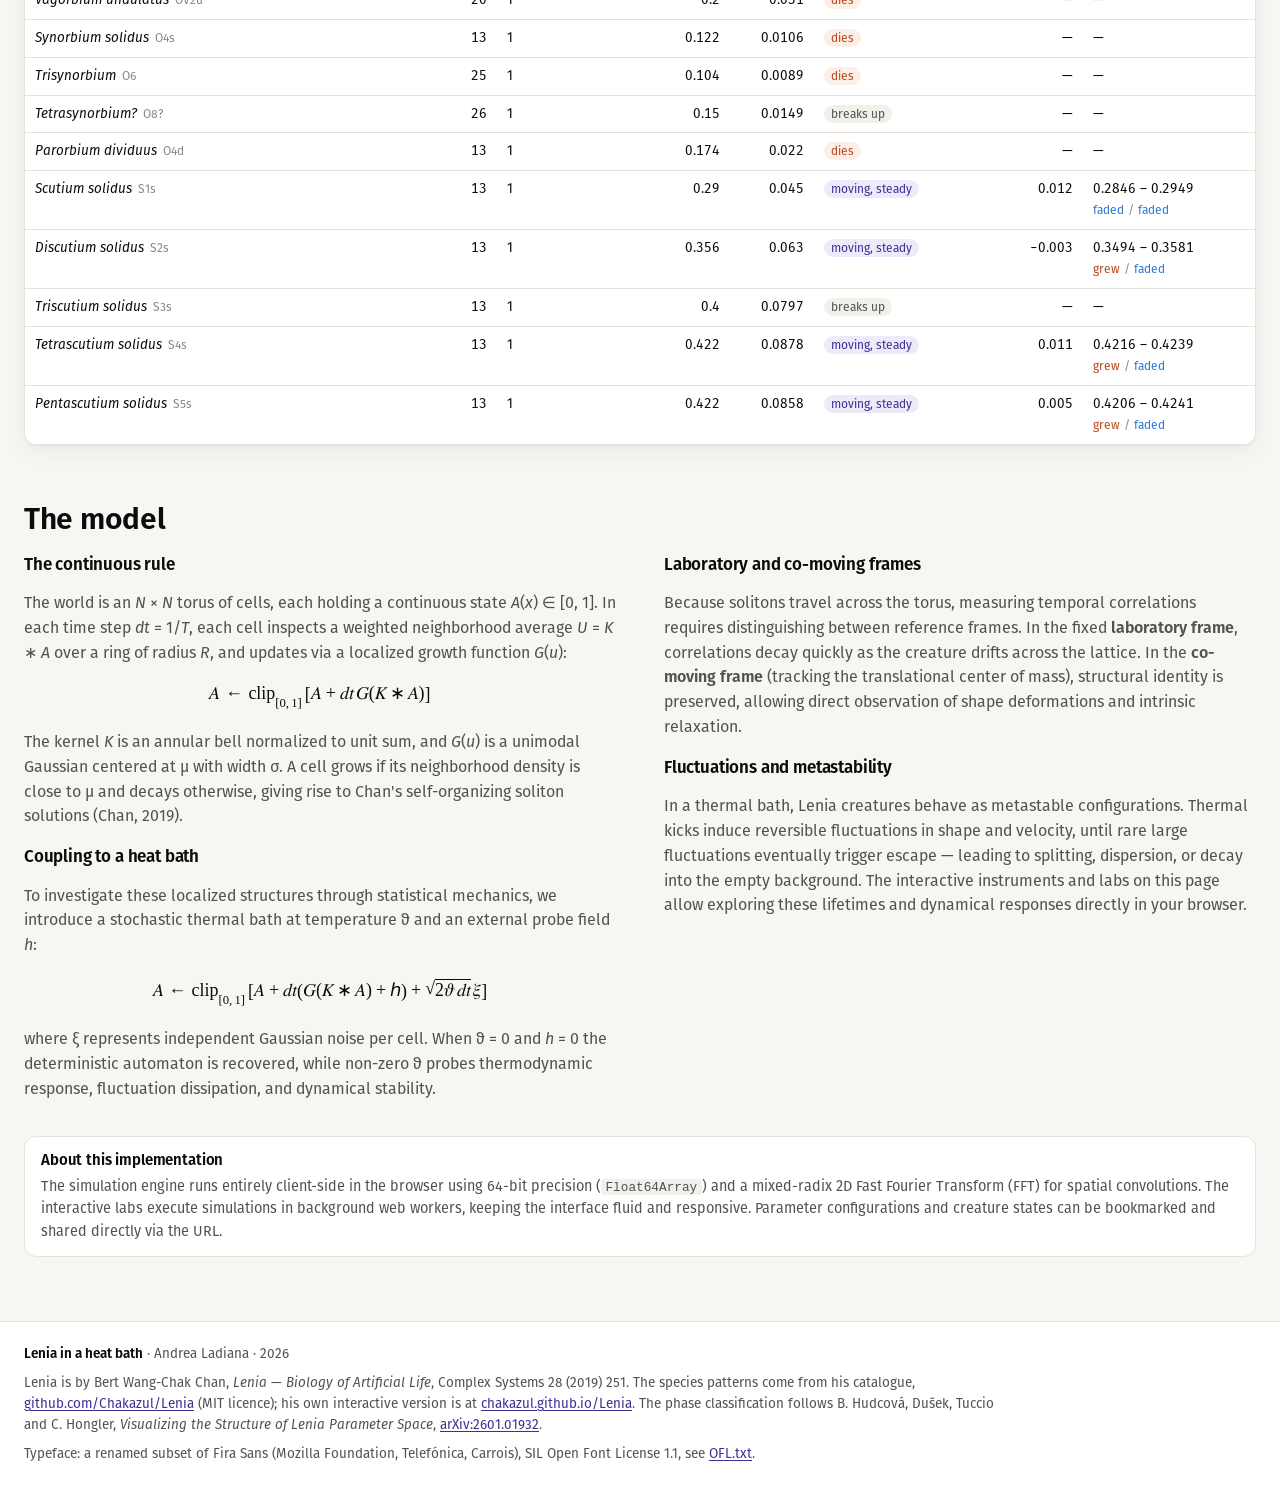
<file: lenia/index.html>
<!doctype html>
<html lang="en">
<head>
<meta charset="utf-8">
<meta name="viewport" content="width=device-width, initial-scale=1">
<title>Lenia in a heat bath | Andrea Ladiana</title>
<meta name="description" content="An interactive Lenia with a noise temperature: the model, the parameters and the creatures of our study of Lenia with the tools of statistical mechanics.">
<meta name="color-scheme" content="light dark">
<link rel="canonical" href="https://andrea-ladiana.github.io/lenia/">
<meta property="og:type" content="article">
<meta property="og:title" content="Lenia in a heat bath">
<meta property="og:description" content="An interactive Lenia with a noise temperature: the model, the parameters and the creatures of our study of Lenia with the tools of statistical mechanics.">
<meta property="og:url" content="https://andrea-ladiana.github.io/lenia/">
<meta property="og:image" content="https://andrea-ladiana.github.io/og-image.png">
<meta name="twitter:card" content="summary_large_image">
<link rel="icon" href="assets/img/icon.svg" type="image/svg+xml">
<link rel="stylesheet" href="assets/css/lenia.css?v=2026-10-16n">
<script>
  // theme before first paint (the choice is a per-viewer convenience, it may be absent)
  try { const t = localStorage.getItem("lenia-theme"); if (t === "light" || t === "dark") document.documentElement.dataset.theme = t; } catch (e) {}
</script>
</head>
<body>

<header class="topbar">
  <div class="wrap topbar-in">
    <a class="brand" href="#top" aria-label="Lenia in a heat bath, top of the page">
      <svg viewBox="0 0 32 32" aria-hidden="true"><circle cx="16" cy="16" r="11" fill="none" stroke="currentColor" stroke-width="2.2" opacity=".35"/><ellipse cx="18" cy="16" rx="5.5" ry="7.5" fill="currentColor"/></svg>
      <span>Lenia <em>in a heat bath</em></span>
    </a>
    <nav class="nav" aria-label="Sections">
      <a href="../" title="Back to Andrea Ladiana's personal website" style="font-weight: 500; opacity: 0.9;">← Main Site</a>
      <a href="#simulator">Simulator</a>
      <a href="#try">Things to try</a>
      <a href="#labs">Labs</a>
      <a href="#grid">The grid</a>
      <a href="#map">Phase map</a>
      <a href="#species">Species</a>
      <a href="#model">The model</a>
    </nav>
    <button class="icon-btn" id="theme-toggle" type="button" aria-label="Switch between light and dark theme" title="Theme">
      <svg viewBox="0 0 24 24" aria-hidden="true"><path d="M12 3a9 9 0 1 0 9 9 7 7 0 0 1-9-9z" fill="currentColor"/></svg>
    </button>
  </div>
</header>

<main id="top">

<section class="hero wrap">
  <p class="eyebrow">Cellular automata · statistical mechanics</p>
  <h1>Lenia in a heat bath</h1>
  <p class="lede">Lenia is a cellular automaton that is continuous in space, time and state. From one smooth local rule, localised <span class="c-creature">creatures</span> arise that travel, split and react. We add a <span class="c-bath">noise temperature ϑ</span> and a probe field <i>h</i>, and ask the questions a statistical physicist asks of any object: how it responds, whether it is chaotic, how it dies and how long that takes. This page runs the model we study, with the parameters of our protocol, in your browser.</p>
  <ul class="facts">
    <li><b>R = 13, T = 10</b> one-ring exponential kernel</li>
    <li><b>Orbium window</b> 0.1245 &lt; μ &lt; 0.1619</li>
    <li><b>float64</b> checked against our Python code to 10⁻¹⁴</li>
    <li><b>135 species</b> from Chan's catalogue</li>
  </ul>
</section>

<!-- ======================================================================= simulator -->
<section id="simulator" class="sim wrap" aria-label="Simulator">

  <div class="sim-stage">
    <div class="stage-head">
      <div class="seg" role="tablist" aria-label="Field shown" id="view-tabs">
        <button role="tab" data-view="A" aria-selected="true" title="The state A(x) (key 1)">A</button>
        <button role="tab" data-view="U" title="The neighbourhood density U = K∗A (key 2)">K∗A</button>
        <button role="tab" data-view="G" title="The growth G(K∗A): violet grows, grey decays (key 3)">G</button>
        <button role="tab" data-view="dA" title="The change of A in the last step, per time unit (key 4)">ΔA</button>
        <button role="tab" data-view="V" title="The leading perturbation (tangent vector) of the λ meter (key 5)">δA</button>
        <button role="tab" data-view="K" title="The kernel K, centred (key 6)">K</button>
      </div>
      <div class="stage-toggles">
        <label class="tog" title="Keep the creature at the centre of the view (display only; key F)"><input type="checkbox" id="opt-follow" checked><span>Follow</span></label>
        <label class="tog" title="Centroid, heading and the kernel ring"><input type="checkbox" id="opt-overlay" checked><span>Marks</span></label>
        <label class="tog" title="Draw the lattice cells (when they are large enough to see)"><input type="checkbox" id="opt-grid"><span>Grid</span></label>
      </div>
    </div>

    <div class="canvas-box" id="canvas-box">
      <canvas id="world" aria-label="The Lenia world"></canvas>
      <canvas id="overlay" aria-hidden="true"></canvas>
      <div class="hud" aria-live="off">
        <span id="hud-t">t = 0</span>
        <span id="hud-rate"></span>
      </div>
      <div class="hud hud-top" id="hud-view"></div>
      <div class="toast" id="toast" role="status" aria-live="polite"></div>
    </div>

    <div class="transport">
      <button class="btn btn-primary" id="btn-run" type="button" title="Run or pause (Space)"><span class="ico-play" aria-hidden="true"></span><span class="lbl">Pause</span></button>
      <button class="btn" id="btn-step" type="button" title="One step (→)">Step</button>
      <button class="btn" id="btn-reset" type="button" title="Reload the current creature (R)">Reset</button>
      <label class="speed">Speed
        <select id="speed" title="Simulated time units per second of real time">
          <option value="1">1 ×</option>
          <option value="3">3 ×</option>
          <option value="10" selected>10 ×</option>
          <option value="30">30 ×</option>
          <option value="0">max</option>
        </select>
      </label>
      <span class="spacer"></span>
      <button class="btn btn-ghost" id="btn-share" type="button" title="Copy a link that reopens this creature, rule and bath">Share link</button>
      <button class="btn btn-ghost" id="btn-png" type="button" title="Save the current view as a PNG image">Save image</button>
    </div>
  </div>

  <aside class="sim-panel" aria-label="Controls">
    <div class="group">
      <div class="group-head"><h2>Creature</h2></div>
      <div class="creature-card">
        <div class="creature-name" id="cr-name">Orbium</div>
        <div class="creature-meta" id="cr-meta"></div>
      </div>
      <div class="btn-row">
        <button class="btn" id="btn-library" type="button">Library…</button>
        <button class="btn" id="btn-orbium" type="button" title="The protocol's Orbium: R = 13, μ = 0.15, σ = 0.015, relaxed 1000 steps on 128²">Orbium</button>
        <button class="btn" id="btn-patch" type="button" title="A random Voronoi noise patch, as in the phase map of Hudcová et al.">Patch</button>
        <button class="btn" id="btn-clear" type="button" title="Empty the world (keep the rule)">Clear</button>
      </div>
      <div class="row-inline">
        <label for="patch-side">patch side</label>
        <select id="patch-side"><option>10</option><option>20</option><option>30</option><option>40</option><option selected>50</option><option>60</option><option>70</option><option>80</option><option>90</option></select>
        <label for="brush">brush</label>
        <select id="brush"><option value="off">off</option><option value="paint">paint</option><option value="erase">erase</option></select>
      </div>
    </div>

    <div class="group">
      <div class="group-head"><h2>Rule</h2><span class="hint">G(K∗A; μ, σ)</span></div>
      <div class="ctl">
        <div class="ctl-top"><label for="mu">μ <span class="sub">growth centre</span></label><input class="num" id="mu-num" type="text" inputmode="decimal" spellcheck="false" aria-label="mu, exact value"></div>
        <div class="slider-wrap"><div class="band" id="mu-band"></div><input type="range" id="mu" min="0.05" max="0.55" step="0.0005"></div>
        <div class="ctl-note" id="mu-note"></div>
      </div>
      <div class="ctl">
        <div class="ctl-top"><label for="sigma">σ <span class="sub">growth width</span></label><input class="num" id="sigma-num" type="text" inputmode="decimal" spellcheck="false" aria-label="sigma, exact value"></div>
        <div class="slider-wrap"><input type="range" id="sigma" min="0.002" max="0.12" step="0.0005"></div>
      </div>
      <div class="rule-mini">
        <canvas class="chart" id="c-growth" aria-label="Growth function with the distribution of K∗A on living cells"></canvas>
        <canvas class="chart" id="c-kernel" aria-label="Radial profile of the kernel"></canvas>
        <p class="ctl-note" id="i-rule-hint"></p>
      </div>
      <div class="grid2">
        <div class="ctl">
          <div class="ctl-top"><label for="R" title="kernel radius, in cells">R <span class="sub">radius, cells</span></label></div>
          <input class="num wide" id="R" type="text" inputmode="decimal" spellcheck="false">
          <label class="check" title="Rescale the world with R (as Chan's zoom): the creature keeps its shape"><input type="checkbox" id="R-rescale" checked><span>rescale the world</span></label>
        </div>
        <div class="ctl">
          <div class="ctl-top"><label for="T" title="Lenia's time resolution: steps per unit of time (not the temperature)">T <span class="sub">steps / time</span></label></div>
          <select id="T" class="wide"><option>1</option><option>2</option><option>5</option><option selected>10</option><option>15</option><option>20</option><option>40</option><option>80</option></select>
        </div>
        <div class="ctl">
          <div class="ctl-top"><label for="peaks" title="heights of the kernel rings">β <span class="sub">rings</span></label></div>
          <input class="num wide" id="peaks" type="text" value="1" spellcheck="false" title="Heights of the kernel rings, e.g. 1 or 1,1/3 or 1/2,1,2/3">
        </div>
        <div class="ctl">
          <div class="ctl-top"><label for="N" title="side of the torus, in cells">N <span class="sub">torus side</span></label></div>
          <select id="N" class="wide"></select>
        </div>
        <div class="ctl">
          <div class="ctl-top"><label for="core">kernel core</label></div>
          <select id="core" class="wide"><option value="exponential">exponential</option><option value="polynomial">polynomial</option><option value="rectangular">rectangular</option><option value="gaussian">gaussian</option></select>
        </div>
        <div class="ctl">
          <div class="ctl-top"><label for="growth">growth</label></div>
          <select id="growth" class="wide"><option value="gaussian">gaussian</option><option value="polynomial">polynomial</option><option value="step">step</option></select>
        </div>
      </div>
    </div>

    <div class="group group-bath">
      <div class="group-head"><h2>Bath</h2><span class="hint">√(2ϑ dt) ξ  and  h</span></div>
      <div class="ctl">
        <div class="ctl-top"><label for="temp">ϑ <span class="sub">noise temperature</span></label><output id="temp-out" class="num-out"></output></div>
        <div class="slider-wrap"><div class="marks" id="temp-marks"></div><input type="range" id="temp" min="-6.2" max="-1" step="0.01" class="bath"></div>
        <div class="ctl-note" id="temp-note"></div>
      </div>
      <div class="ctl">
        <div class="ctl-top"><label for="h">h <span class="sub">uniform probe field</span></label><output id="h-out" class="num-out"></output></div>
        <div class="slider-wrap"><input type="range" id="h" min="-0.2" max="0.2" step="0.005" class="bath"></div>
      </div>
      <div class="row-inline">
        <label for="seed">seed</label>
        <input class="num" id="seed" type="text" inputmode="numeric" spellcheck="false">
        <button class="btn btn-small" id="btn-seed" type="button" title="New random seed">new</button>
      </div>
    </div>
  </aside>

  <!-- instruments -->
  <div class="sim-inst" aria-label="Instruments">
    <article class="inst">
      <header><h3>Creature</h3><span class="tag" id="i-shape">—</span></header>
      <dl class="kv">
        <div><dt>mass <i>m</i></dt><dd id="i-mass">—</dd></div>
        <div><dt>components</dt><dd id="i-nc">—</dd></div>
        <div><dt>speed</dt><dd id="i-speed">—</dd></div>
        <div><dt>heading</dt><dd id="i-heading">—</dd></div>
      </dl>
      <canvas class="chart" id="c-mass" aria-label="Mass against time"></canvas>
      <canvas class="chart" id="c-speed" aria-label="Speed against time"></canvas>
    </article>

    <article class="inst">
      <header><h3>Lifetime</h3><span class="tag" id="i-life-tag">—</span></header>
      <p class="inst-note">E4's death criterion, every 10 steps on the largest component above 0.1: a split, or a mass or gyration radius leaving ±25% of the reference.</p>
      <div class="meters" id="life-meters">
        <div class="meter"><span class="c-creature">m / m<sub>ref</sub></span><div class="bar"><i id="m-mass"></i><b></b></div><output id="o-mass">—</output></div>
        <div class="meter"><span class="c-muted">R<sub>g</sub> / R<sub>g,ref</sub></span><div class="bar"><i id="m-rg"></i><b></b></div><output id="o-rg">—</output></div>
      </div>
      <canvas class="chart" id="c-life" aria-label="Mass and gyration radius relative to the reference, against time"></canvas>
      <p class="inst-status" id="i-life">—</p>
      <p class="inst-note" id="i-kramers"></p>
      <div class="btn-row"><button class="btn btn-small" id="btn-rearm" type="button" title="Take the present state as the new reference">Set reference now</button></div>
    </article>

    <article class="inst">
      <header><h3>Two frames</h3><span class="tag" id="i-frame-tag">—</span></header>
      <p class="inst-note">How much of the anchor state survives, seen from the <span class="c-lab">laboratory</span> and from the <span class="c-creature">creature's moving frame</span> (best translation, below the cell). Dashed: the same against a random-phase copy of the anchor (<a href="#model">more</a>).</p>
      <dl class="kv kv3">
        <div><dt>q<sub>cm</sub> <span class="sub">moving frame</span></dt><dd id="i-qcm">—</dd></div>
        <div><dt>q<sub>lab</sub> <span class="sub">laboratory</span></dt><dd id="i-qlab">—</dd></div>
        <div><dt>moved</dt><dd id="i-moved">—</dd></div>
      </dl>
      <canvas class="chart tall" id="c-frame" aria-label="Laboratory and co-moving overlaps against the time since the anchor"></canvas>
      <p class="inst-status" id="i-frame-read">—</p>
      <div class="btn-row"><button class="btn btn-small" id="btn-anchor" type="button" title="Take the present state as the new anchor">New anchor</button></div>
    </article>


  </div>

  <div class="sim-lower" aria-label="More instruments">
    <article class="inst">
      <header><h3>Chaos</h3><label class="tog small"><input type="checkbox" id="opt-lyap"><span>measure λ</span></label></header>
      <p class="inst-note">Largest Lyapunov exponent from the exact tangent map of one step (E3), after a warm-up of 60 time units. It settles slowly: E3 averaged 300.</p>
      <dl class="kv">
        <div><dt>λ <span class="sub">per time unit</span></dt><dd id="i-lam">off</dd></div>
        <div><dt>measured</dt><dd id="i-lam-ref">—</dd></div>
      </dl>
      <canvas class="chart tall" id="c-lam" aria-label="Running estimate of the Lyapunov exponent"></canvas>
    </article>

    <article class="inst">
      <header><h3>Lattice</h3><span class="tag" id="i-lock">—</span></header>
      <p class="inst-note">Advance per step δ, and the sub-cell position of the centroid coloured by mass: a regular creature draws a curve, a chaotic one fills the square (E11, E12).</p>
      <div class="lattice-row">
        <canvas class="phase" id="c-phase" aria-label="Sub-cell position of the centroid"></canvas>
        <dl class="kv kv-col">
          <div><dt>δ<sub>y</sub> <span class="sub">cells per step</span></dt><dd id="i-dy">—</dd></div>
          <div><dt>δ<sub>x</sub></dt><dd id="i-dx">—</dd></div>
          <div><dt>window</dt><dd id="i-dwin">—</dd></div>
        </dl>
      </div>
    </article>

  </div>
</section>

<!-- ======================================================================= things to try -->
<section id="try" class="section wrap">
  <div class="section-head">
    <h2>Things to try</h2>
    <p>Each card loads a state and a setting from our experiments, with the numbers we measured. The simulator above runs them; nothing here is a recording.</p>
  </div>
  <div class="cards" id="scenarios"></div>
</section>

<!-- ======================================================================= labs -->
<section id="labs" class="section wrap">
  <div class="section-head">
    <h2>Labs</h2>
    <p>Four experiments of the project, run here with the protocol of the campaign and shown next to what the cluster measured. They run in a background thread, so the simulator keeps working; the random numbers are not numpy's, so a run agrees with the campaign within its statistical error, not draw by draw.</p>
  </div>
  <div class="seg lab-tabs" role="tablist" aria-label="Labs" id="lab-tabs">
    <button role="tab" data-tab="kramers" aria-selected="true">Kramers</button>
    <button role="tab" data-tab="fdt">Fluctuation–dissipation</button>
    <button role="tab" data-tab="rheology">Rheology</button>
    <button role="tab" data-tab="edges">Window edges</button>
  </div>

  <div class="lab-panel" id="kramers" role="tabpanel">
    <p class="lab-intro">A creature in a bath is metastable: sooner or later a fluctuation makes it split, explode or fade. If the escape is a Kramers process, lifetimes are exponentially distributed and their mean grows as ⟨τ⟩ ≈ τ₀ e<sup>ΔΦ/ϑ</sup>. Run independent replicas of the current creature at the current μ and ϑ, with the death criterion of E4, and compare with the cluster (128 replicas per point).</p>
  <div class="kramers">
    <div class="k-controls card">
      <div class="ctl">
        <label for="k-point">E4 point <span class="sub">sets μ and ϑ in the simulator</span></label>
        <select id="k-point" class="wide"></select>
      </div>
      <div class="grid2">
        <div class="ctl"><label for="k-n">replicas</label><select id="k-n" class="wide"><option>8</option><option selected>16</option><option>32</option><option>64</option><option>128</option></select></div>
        <div class="ctl"><label for="k-tmax">up to (steps)</label><select id="k-tmax" class="wide"><option>500</option><option>1000</option><option selected>2000</option><option>5000</option><option>10000</option><option>20000</option></select></div>
      </div>
      <div class="ctl">
        <span class="lbl-like">start from</span>
        <label class="radio"><input type="radio" name="k-start" value="e4" checked><span>the E4 reference at this μ, when there is one</span></label>
        <label class="radio"><input type="radio" name="k-start" value="relax"><span>the current creature, relaxed 1000 steps without noise</span></label>
        <label class="radio"><input type="radio" name="k-start" value="asis"><span>the current state, as it is</span></label>
      </div>
      <p class="k-rule" id="k-rule"></p>
      <div class="btn-row">
        <button class="btn btn-primary" id="k-start" type="button">Start</button>
        <button class="btn" id="k-stop" type="button" disabled>Stop</button>
      </div>
      <div class="progress" aria-hidden="true"><i id="k-progress"></i></div>
      <p class="inst-note" id="k-status">Runs in a background thread; the simulator keeps working.</p>
    </div>
    <div class="k-replicas card">
      <h3>Replicas <span class="hint" id="k-alive"></span></h3>
      <canvas id="k-thumbs" aria-label="The replicas: dimmed when dead"></canvas>
    </div>
    <div class="k-plots card">
      <h3>Survival</h3>
      <canvas class="chart tall" id="k-surv" aria-label="Kaplan–Meier survival curve"></canvas>
      <p class="k-result" id="k-result"></p>
      <h3>Arrhenius <span class="hint">E4, five μ near the upper edge</span></h3>
      <canvas class="chart tall" id="k-arr" aria-label="ln τ against 1/ϑ"></canvas>
    </div>
  </div>
  </div>

  <div class="lab-panel" id="fdt" role="tabpanel" hidden>
    <p class="lab-intro">The fluctuation–dissipation theorem ties the response of a system at equilibrium to its spontaneous fluctuations: ϑχ(t, t<sub>w</sub>) = C(t, t) − C(t, t<sub>w</sub>), a straight line of slope one in the plane of the two. Lenia is not a gradient dynamics, so the line is a question. This is experiment E2: at a fixed final time t*, for a ladder of earlier times t<sub>w</sub>, three replicas leave the state at t<sub>w</sub> with the same noise and static fields 0 and ∓(h/2)ε, where ε = ±1 is a random cut; their difference is the response χ, the unperturbed one gives the correlation C. The void at ϑ = 0.05 obeys the theorem in the continuum and calibrates the instrument; the Orbium shows what a travelling solid does.</p>
    <div class="labgrid">
      <div class="k-controls card">
        <div class="ctl"><label for="fd-proto">protocol</label><select id="fd-proto" class="wide"></select></div>
        <div class="grid2">
          <div class="ctl"><label for="fd-mu">μ <span class="sub">Orbium, patch</span></label><select id="fd-mu" class="wide"></select></div>
          <div class="ctl"><label for="fd-tstar">t* <span class="sub">steps</span></label><select id="fd-tstar" class="wide"><option selected>300</option><option>1000</option></select></div>
          <div class="ctl"><label for="fd-h">h <span class="sub">probe</span></label><select id="fd-h" class="wide"><option selected>0.05</option><option>0.025</option></select></div>
          <div class="ctl"><label for="fd-B">samples</label><select id="fd-B" class="wide"><option>4</option><option>8</option><option>16</option><option>32</option><option>64</option></select></div>
        </div>
        <p class="k-rule" id="fd-rule"></p>
        <div class="btn-row"><button class="btn btn-primary" id="fd-start" type="button">Start</button><button class="btn" id="fd-stop" type="button" disabled>Stop</button></div>
        <div class="progress" aria-hidden="true"><i id="fd-progress"></i></div>
        <p class="inst-note" id="fd-status">Filled points: this page; hollow points and dashed lines: E2 on the cluster, same protocol.</p>
      </div>
      <div class="card"><h3>The FD plot <span class="hint">dashed: the theorem</span></h3><canvas class="chart tall2" id="fd-plot" aria-label="Integrated response against one minus the correlation"></canvas></div>
      <div class="card"><h3>Correlation <span class="hint"><span class="c-lab">laboratory</span>, <span class="c-creature">co-moving</span></span></h3><canvas class="chart tall2" id="fd-corr" aria-label="Laboratory and co-moving correlations against the time lag"></canvas></div>
      <div class="card fd-read-card"><h3>Reading <span class="hint">the rules of our FD analysis</span></h3><div id="fd-read"></div></div>
      <div class="card"><h3>The thermometer on the void <span class="hint">|a₁ − 1| against T</span></h3><canvas class="chart tall" id="fd-a1" aria-label="Deviation of the slope from one against the time resolution"></canvas><p class="inst-note">Hollow: E2 (0.31, 0.089, 0.029 at T = 10, 40, 160). Run the three void protocols to add your points: the violation is the time step's, and falls as T grows.</p></div>
    </div>
  </div>

  <div class="lab-panel" id="rheology" role="tabpanel" hidden>
    <p class="lab-intro">Experiment E5, exploratory: the probe field oscillates, h(t) = (h₀/2) sin(ωt) ε on the ± replicas with shared noise, and the response is split into the part in phase with the field, χ′(ω), and the part a quarter of a period behind, χ″(ω), the one that dissipates. One discarded period, then eight measured ones, at seven frequencies; the three states of the campaign.</p>
    <div class="labgrid">
      <div class="k-controls card">
        <div class="ctl"><label for="rh-state">state</label><select id="rh-state" class="wide"></select></div>
        <div class="grid2">
          <div class="ctl"><label for="rh-B">samples</label><select id="rh-B" class="wide"><option>2</option><option selected>4</option><option>8</option><option>16</option></select></div>
          <div class="ctl"><span class="lbl-like">periods</span><label class="check"><input type="checkbox" id="rh-long" checked><span>include 256 steps</span></label></div>
        </div>
        <p class="k-rule" id="rh-rule"></p>
        <div class="btn-row"><button class="btn btn-primary" id="rh-start" type="button">Start</button><button class="btn" id="rh-stop" type="button" disabled>Stop</button></div>
        <div class="progress" aria-hidden="true"><i id="rh-progress"></i></div>
        <p class="inst-note" id="rh-status">Filled points with error bars: this page; hollow points: E5 (16 samples).</p>
      </div>
      <div class="card"><h3>χ′(ω) <span class="hint">in phase</span></h3><canvas class="chart tall2" id="rh-chi1" aria-label="In-phase response against frequency"></canvas></div>
      <div class="card"><h3>χ″(ω) <span class="hint">out of phase, dissipative</span></h3><canvas class="chart tall2" id="rh-chi2" aria-label="Out-of-phase response against frequency"></canvas></div>
      <div class="card fd-read-card"><h3>Numbers</h3><div id="rh-table"></div><p class="inst-note">In the void, χ″ peaks near ω ≈ 8 per time unit. The Orbium responds about three times less than the void at low frequency, with its dissipative peak near ω ≈ 1; the patch below the window keeps a large dissipative part at all but the highest frequency. No prediction was written for E5: these are observations.</p></div>
    </div>
  </div>

  <div class="lab-panel" id="edges" role="tabpanel" hidden>
    <p class="lab-intro">Experiment E6: where does the Orbium's window end? The predicate Π(μ) asks whether the Orbium, relaxed at μ = 0.15 and brought to μ, is still one localised, moving creature with a steady mass after 2000 deterministic steps. Each edge is found by halving a bracket down to 5·10⁻⁴, then checked at a different sub-cell position: an end that changes answer marks the edge “unconfirmed”. Near the edge closest to 0.15, the branch m(μ) tells the kind of bifurcation: a saddle-node approaches its critical mass as |μ_c − μ|<sup>1/2</sup>.</p>
    <div class="labgrid">
      <div class="k-controls card">
        <div class="ctl"><label for="ed-R">resolution</label><select id="ed-R" class="wide"></select></div>
        <label class="check"><input type="checkbox" id="ed-branch" checked><span>the branch m(μ) near the closest edge</span></label>
        <label class="check"><input type="checkbox" id="ed-grid"><span>the monotonicity grid (25 more probes)</span></label>
        <p class="k-rule" id="ed-rule"></p>
        <div class="btn-row"><button class="btn btn-primary" id="ed-start" type="button">Start</button><button class="btn" id="ed-stop" type="button" disabled>Stop</button></div>
        <div class="progress" aria-hidden="true"><i id="ed-progress"></i></div>
        <p class="inst-note" id="ed-status">At R = 13 the page retraces the campaign's bisection probe by probe and lands on the same edges.</p>
      </div>
      <div class="card"><h3>The bisection <span class="hint"><span class="c-creature">●</span> Π true, <span class="c-muted">●</span> false; dashed: E6</span></h3><canvas class="chart tall2" id="ed-bisect" aria-label="Probes of the bisection"></canvas></div>
      <div class="card"><h3>The branch <span class="hint">filled: here, hollow: E6</span></h3><canvas class="chart tall2" id="ed-branch-chart" aria-label="Mass against the distance from the edge"></canvas></div>
      <div class="card fd-read-card"><h3>Edges</h3><div id="ed-read"></div><p class="inst-note">The branch mass is the mass of the final state; close to the edge it oscillates by about 1%, so the fit of γ is fragile (the campaign found 0.70 ± 0.48).</p></div>
      <div class="card"><h3>The barrier between the edges <span class="hint">ΔΦ(μ) from the Kramers fits (E4)</span></h3><canvas class="chart tall" id="ed-barrier" aria-label="Quasi-potential barrier against mu"></canvas><p class="inst-note">The escape barrier does not vanish at the upper edge as a saddle-node would require: it is a hump. Near the lower edge almost every recorded death was a fragment breaking off, so those two points measure the barrier for shedding, not for extinction.</p></div>
    </div>
  </div>
</section>

<!-- ======================================================================= the grid -->
<section id="grid" class="section wrap">
  <div class="section-head">
    <h2>The grid, measured</h2>
    <p>The same creature at different resolutions R, prepared as in the experiments (the seed rescaled, 1000 relaxation steps, N = 8R). Its largest Lyapunov exponent jumps from one resolution to the next (E10), while its advance per step grows smoothly, except where it locks to the grid: δ<sub>y</sub> = 1 cell per step over a whole interval around R = 23, a devil's staircase, where the creature is regular (E12). Click a point to load the creature at that resolution, with the λ meter on.</p>
  </div>
  <div class="grid-maps">
    <div class="card"><h3>λ(R) <span class="hint"><span class="c-lab">●</span> E10, four copies and their mean; <span class="c-creature">●</span> E12 fine scans</span></h3><canvas class="chart tall2" id="grid-lam" aria-label="Lyapunov exponent against the resolution"></canvas></div>
    <div class="card"><h3>Advance per step <span class="hint"><span class="c-lab">δ<sub>y</sub></span>, <span class="c-bath">δ<sub>x</sub></span>; <span class="c-creature">●</span> locked to p/q (E12)</span></h3><canvas class="chart tall2" id="grid-adv" aria-label="Advance per step against the resolution"></canvas></div>
  </div>
  <p class="inst-note" id="grid-status"></p>
</section>

<!-- ======================================================================= phase map -->
<section id="map" class="section wrap">
  <div class="section-head">
    <h2>Phase map</h2>
    <p>What random blobs of noise become across the (μ, σ) plane, after Hudcová, Dušek, Tuccio and Hongler (2026): our experiment E1, 41 × 41 rules, 9 patch sizes × 64 patches each, 7000 deterministic steps on a 100 × 100 torus. Click a cell to load its rule and a fresh patch of the chosen side.</p>
  </div>
  <div class="map-grid">
    <div class="card map-card">
      <canvas id="phase-map" aria-label="Phase map in the plane of mu and sigma"></canvas>
      <div class="map-tip" id="map-tip" role="status"></div>
    </div>
    <div class="map-legend">
      <ul class="legend" id="map-legend"></ul>
      <p class="inst-note">Class d needs only one unclassified trajectory out of 576, so isolated pixels are rare events, not phases. Counting compact creatures and travelling belts, 400 of the 436 unclassified trajectories of the replica run E1b were things that travel, and 400 of the 401 movers were unclassified: in practice, ‘unclassified’ means ‘something that travels’.</p>
      <div class="row-inline"><label for="map-side">patch side on click</label><select id="map-side"><option>10</option><option>20</option><option>30</option><option>40</option><option selected>50</option><option>60</option><option>70</option><option>80</option><option>90</option></select></div>
    </div>
  </div>
</section>

<!-- ======================================================================= species -->
<section id="species" class="section wrap">
  <div class="section-head">
    <h2>Species</h2>
    <p>One species per genus from Bert Chan's catalogue: the 135 with the Orbium's kernel and growth, T = 10 and R ≤ 27, each at its own parameters, screened by our experiment E9. Screen: 2000 steps from the catalogue pattern. λ: four copies at different sub-cell positions. Window: the edges in μ at the species' own σ, and the fate just outside each edge. Click a row to load the species.</p>
  </div>
  <div class="table-tools">
    <input type="search" id="sp-search" placeholder="Search a name or code" aria-label="Search species">
    <div class="chips" id="sp-chips" role="group" aria-label="Filter by screen outcome"></div>
  </div>
  <div class="table-wrap card">
    <table class="table" id="sp-table">
      <thead><tr>
        <th data-k="name">Species</th><th data-k="R" class="n">R</th><th data-k="b">β</th><th data-k="mu" class="n">μ</th><th data-k="sigma" class="n">σ</th>
        <th data-k="kind">Screen</th><th data-k="lam" class="n">λ</th><th data-k="win">μ window and fates</th>
      </tr></thead>
      <tbody></tbody>
    </table>
  </div>
</section>

<!-- ======================================================================= model -->
<section id="model" class="section wrap prose">
  <div class="section-head"><h2>The model</h2></div>
  <div class="model-grid">
    <div>
      <h3>The continuous rule</h3>
      <p>The world is an <i>N</i> × <i>N</i> torus of cells, each holding a continuous state <i>A</i>(<i>x</i>) ∈ [0, 1]. In each time step <i>dt</i> = 1/<i>T</i>, each cell inspects a weighted neighborhood average <i>U</i> = <i>K</i> ∗ <i>A</i> over a ring of radius <i>R</i>, and updates via a localized growth function <i>G</i>(<i>u</i>):</p>
      <math display="block"><mi>A</mi><mo stretchy="false">←</mo><msub><mi mathvariant="normal">clip</mi><mrow><mo stretchy="false">[</mo><mn>0</mn><mo>,</mo><mn>1</mn><mo stretchy="false">]</mo></mrow></msub><mrow><mo>[</mo><mi>A</mi><mo>+</mo><mi>d</mi><mi>t</mi><mspace width="0.1em"/><mi>G</mi><mo stretchy="false">(</mo><mi>K</mi><mo>∗</mo><mi>A</mi><mo stretchy="false">)</mo><mo>]</mo></mrow></math>
      <p>The kernel <i>K</i> is an annular bell normalized to unit sum, and <i>G</i>(<i>u</i>) is a unimodal Gaussian centered at μ with width σ. A cell grows if its neighborhood density is close to μ and decays otherwise, giving rise to Chan's self-organizing soliton solutions (Chan, 2019).</p>

      <h3>Coupling to a heat bath</h3>
      <p>To investigate these localized structures through statistical mechanics, we introduce a stochastic thermal bath at temperature ϑ and an external probe field <i>h</i>:</p>
      <math display="block"><mi>A</mi><mo stretchy="false">←</mo><msub><mi mathvariant="normal">clip</mi><mrow><mo stretchy="false">[</mo><mn>0</mn><mo>,</mo><mn>1</mn><mo stretchy="false">]</mo></mrow></msub><mrow><mo>[</mo><mi>A</mi><mo>+</mo><mi>d</mi><mi>t</mi><mrow><mo>(</mo><mi>G</mi><mo stretchy="false">(</mo><mi>K</mi><mo>∗</mo><mi>A</mi><mo stretchy="false">)</mo><mo>+</mo><mi>h</mi><mo>)</mo></mrow><mo>+</mo><msqrt><mn>2</mn><mi>ϑ</mi><mspace width="0.1em"/><mi>d</mi><mi>t</mi></msqrt><mspace width="0.15em"/><mi>ξ</mi><mo>]</mo></mrow></math>
      <p>where ξ represents independent Gaussian noise per cell. When ϑ = 0 and <i>h</i> = 0 the deterministic automaton is recovered, while non-zero ϑ probes thermodynamic response, fluctuation dissipation, and dynamical stability.</p>
    </div>
    <div>
      <h3>Laboratory and co-moving frames</h3>
      <p>Because solitons travel across the torus, measuring temporal correlations requires distinguishing between reference frames. In the fixed <b>laboratory frame</b>, correlations decay quickly as the creature drifts across the lattice. In the <b>co-moving frame</b> (tracking the translational center of mass), structural identity is preserved, allowing direct observation of shape deformations and intrinsic relaxation.</p>

      <h3>Fluctuations and metastability</h3>
      <p>In a thermal bath, Lenia creatures behave as metastable configurations. Thermal kicks induce reversible fluctuations in shape and velocity, until rare large fluctuations eventually trigger escape — leading to splitting, dispersion, or decay into the empty background. The interactive instruments and labs on this page allow exploring these lifetimes and dynamical responses directly in your browser.</p>
    </div>
  </div>
  <div class="notes">
    <h3>About this implementation</h3>
    <p>The simulation engine runs entirely client-side in the browser using 64-bit precision (<code>Float64Array</code>) and a mixed-radix 2D Fast Fourier Transform (FFT) for spatial convolutions. The interactive labs execute simulations in background web workers, keeping the interface fluid and responsive. Parameter configurations and creature states can be bookmarked and shared directly via the URL.</p>
  </div>
</section>

</main>

<footer class="footer">
  <div class="wrap footer-in">
    <p><b>Lenia in a heat bath</b> · Andrea Ladiana · 2026</p>
    <p>Lenia is by Bert Wang-Chak Chan, <i>Lenia — Biology of Artificial Life</i>, Complex Systems 28 (2019) 251. The species patterns come from his catalogue, <a href="https://github.com/Chakazul/Lenia">github.com/Chakazul/Lenia</a> (MIT licence); his own interactive version is at <a href="https://chakazul.github.io/Lenia/JavaScript/Lenia.html">chakazul.github.io/Lenia</a>. The phase classification follows B. Hudcová, Dušek, Tuccio and C. Hongler, <i>Visualizing the Structure of Lenia Parameter Space</i>, <a href="https://arxiv.org/abs/2601.01932">arXiv:2601.01932</a>.</p>
    <p>Typeface: a renamed subset of Fira Sans (Mozilla Foundation, Telefónica, Carrois), SIL Open Font License 1.1, see <a href="assets/fonts/OFL.txt">OFL.txt</a>.</p>
  </div>
</footer>

<dialog id="library" aria-labelledby="lib-title">
  <form method="dialog" class="lib">
    <header class="lib-head">
      <h2 id="lib-title">Library</h2>
      <input type="search" id="lib-search" placeholder="Search a species, a code, a genus" aria-label="Search the library">
      <button class="icon-btn" value="close" aria-label="Close the library">✕</button>
    </header>
    <div class="lib-body" id="lib-body"></div>
  </form>
</dialog>

<script src="assets/data/lenia-data.js?v=2026-10-16n"></script>
<script src="assets/js/core.js?v=2026-10-16n"></script>
<script src="assets/js/lab.js?v=2026-10-16n"></script>
<script src="assets/js/experiments.js?v=2026-10-16n"></script>
<script src="assets/js/charts.js?v=2026-10-16n"></script>
<script src="assets/js/app.js?v=2026-10-16n"></script>
<script src="assets/js/sections.js?v=2026-10-16n"></script>
<script src="assets/js/labs.js?v=2026-10-16n"></script>
</body>
</html>
</file>
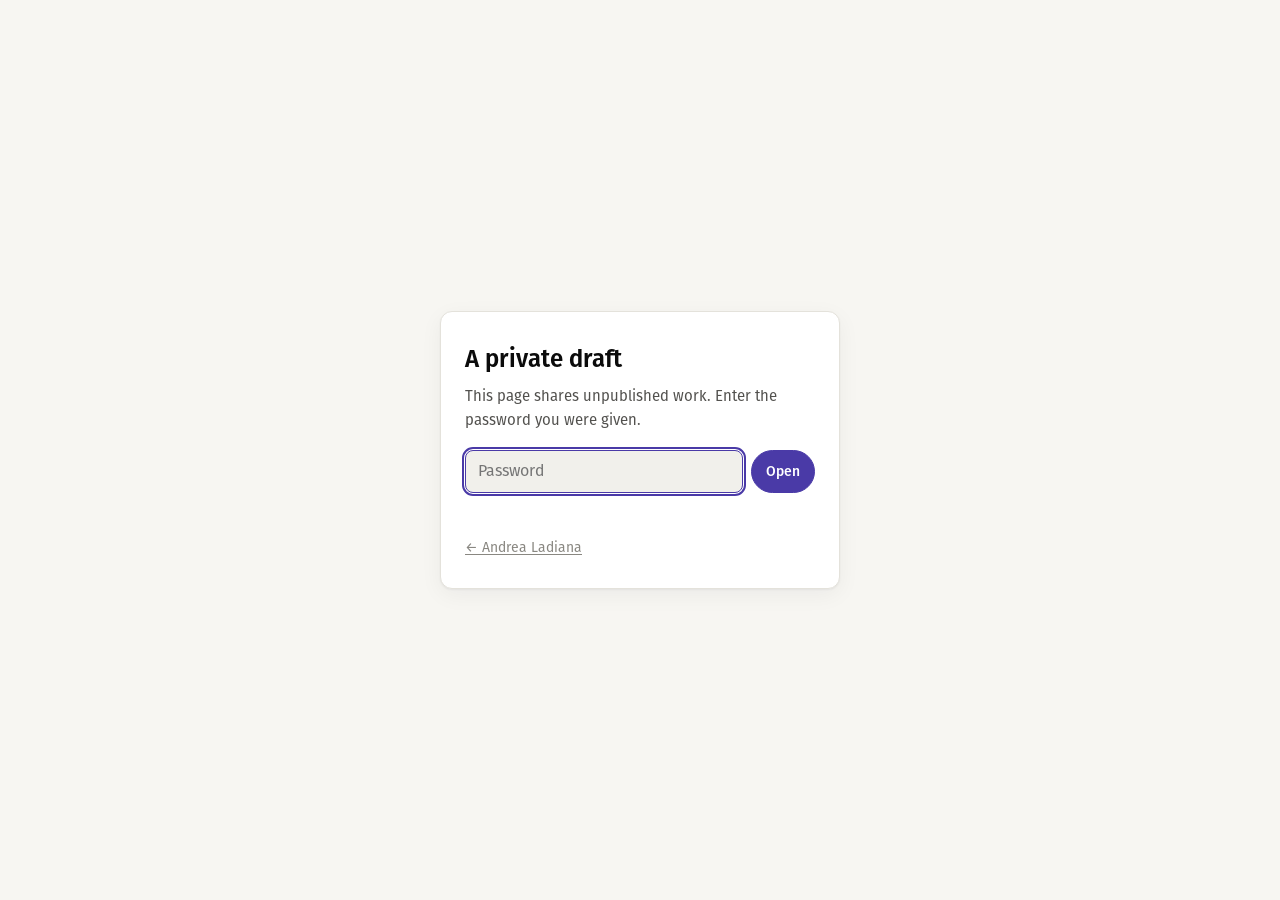
<file: origami/index.html>
<!doctype html>
<html lang="en">
<head>
<meta charset="utf-8">
<meta name="viewport" content="width=device-width, initial-scale=1">
<title>What the folds know · private draft</title>
<meta name="robots" content="noindex, nofollow">
<meta name="color-scheme" content="light dark">
<link rel="stylesheet" href="/assets/series/series.css">
<script>
  try { const t = localStorage.getItem("series-theme"); if (t === "light" || t === "dark") document.documentElement.dataset.theme = t; } catch (e) {}
</script>
<style>
  body { min-height: 100vh; display: grid; place-items: center; padding: 24px 16px; }
  .gate { width: 100%; max-width: 400px; background: var(--surface); border: 1px solid var(--line); border-radius: var(--radius); box-shadow: var(--shadow); padding: 28px 24px; }
  .gate h1 { margin: 0 0 6px; font-size: 24px; font-weight: 600; }
  .gate p { margin: 0 0 18px; color: var(--ink-2); font-size: 15px; }
  .gate form { display: flex; gap: 8px; }
  .gate input { flex: 1; min-width: 0; font: 400 16px/1.3 var(--font-ui); color: var(--ink); background: var(--surface-2); border: 1px solid var(--line); border-radius: var(--radius-s); padding: 10px 12px; }
  .gate input:focus { outline: 2px solid var(--c1); outline-offset: 1px; border-color: var(--c1); }
  .gate .msg { min-height: 1.4em; margin: 10px 0 0; font-size: 14px; color: var(--c3-ink); }
  .gate .home { display: inline-block; margin-top: 14px; font-size: 14px; color: var(--muted); }
</style>
</head>
<body>
<main class="gate">
  <h1>A private draft</h1>
  <p>This page shares unpublished work. Enter the password you were given.</p>
  <form id="f" autocomplete="off">
    <input id="pw" type="password" aria-label="Password" placeholder="Password" required autofocus>
    <button class="btn primary" type="submit">Open</button>
  </form>
  <p class="msg" id="msg" role="status" aria-live="polite"></p>
  <a class="home" href="/">← Andrea Ladiana</a>
</main>
<script>
(() => {
  const KEY = "private-page:" + location.pathname;
  const msg = document.getElementById("msg");
  const b64 = u => btoa(String.fromCharCode(...u));
  const unb64 = s => Uint8Array.from(atob(s), c => c.charCodeAt(0));
  let blob = null;
  const load = async () => blob || (blob = new Uint8Array(await (await fetch("content.bin", { cache: "no-cache" })).arrayBuffer()));
  async function decrypt(key, buf) {
    const plain = await crypto.subtle.decrypt({ name: "AES-GCM", iv: buf.slice(24, 36) }, key, buf.slice(36));
    return new Response(new Blob([plain]).stream().pipeThrough(new DecompressionStream("gzip"))).text();
  }
  const write = html => { document.open(); document.write(html); document.close(); };
  async function withPassword(pw) {
    const buf = await load(), it = new DataView(buf.buffer).getUint32(4), salt = buf.slice(8, 24);
    const base = await crypto.subtle.importKey("raw", new TextEncoder().encode(pw), "PBKDF2", false, ["deriveKey"]);
    const key = await crypto.subtle.deriveKey({ name: "PBKDF2", salt, iterations: it, hash: "SHA-256" }, base, { name: "AES-GCM", length: 256 }, true, ["decrypt"]);
    const html = await decrypt(key, buf);  // throws on a wrong password, before anything is stored
    // the key, not the password, is kept for this tab only, so a reload does not ask again
    try { sessionStorage.setItem(KEY, b64(salt) + "." + b64(new Uint8Array(await crypto.subtle.exportKey("raw", key)))); } catch (e) {}
    write(html);
  }
  (async () => {
    let saved = null;
    try { saved = sessionStorage.getItem(KEY); } catch (e) {}
    if (!saved) return;
    try {
      const buf = await load(), [s, k] = saved.split(".");
      if (s !== b64(buf.slice(8, 24))) throw 0;  // the page was rebuilt
      write(await decrypt(await crypto.subtle.importKey("raw", unb64(k), "AES-GCM", false, ["decrypt"]), buf));
    } catch (e) { try { sessionStorage.removeItem(KEY); } catch (_) {} }
  })();
  document.getElementById("f").addEventListener("submit", async ev => {
    ev.preventDefault();
    const pw = document.getElementById("pw").value;
    msg.textContent = "Opening…";
    try { await withPassword(pw); }
    catch (e) { msg.textContent = e && e.name === "OperationError" ? "Wrong password." : "Could not open the page in this browser."; }
  });
})();
</script>
</body>
</html>
</file>
<file: style.css>
/*
 * Andrea Ladiana — home page styles.
 * The page background is a dot grid (on <html>); the hero canvas (assets/js/dotnet.js) draws its neurons on the same grid.
 * Colour tokens are shared with the interactive-paper series (light/dark via [data-theme] and the "series-theme" key).
 */
@font-face { font-family: Inter; font-weight: 100 900; font-display: swap; src: url(assets/fonts/inter-latin.woff2) format('woff2'); }

/* ------------------------------------------------------------------ tokens */
:root {
  --cell: 14px;                       /* the page's dot grid = the hero network's lattice */
  --bg: #f5f4ef; --surface: #fffefa; --line: #e2dfd6; --line-2: #cfcbbf;
  --ink: #111015; --ink-2: #4b4953; --muted: #807d75;
  --c1: #4f3bd1; --c2: #2a78d6; --c3: #e8622f; --c4: #1d8a5a;
  --c1-soft: #ebe8fb; --c2-soft: #e5eefa; --c3-soft: #fcebe3; --c4-soft: #e2f3ea;
  --dot: #d3cfc3;
  --mono: ui-monospace, "SF Mono", "Cascadia Mono", Menlo, Consolas, monospace;
  --shadow: 0 1px 2px rgba(20,18,30,.04), 0 12px 40px -12px rgba(20,18,30,.14);
  --ease: cubic-bezier(.2,.7,.2,1);
  /* inverted band */
  --b-bg: #111015; --b-ink: #f0eee8; --b-ink-2: #b8b5ad; --b-line: #2a2932; --b-dot: #2e2d38;
  --b-c1: #a99dff; --b-c2: #6aaeff; --b-c3: #ff8a57;
  color-scheme: light;
}
@media (prefers-color-scheme: dark) {
  :root:not([data-theme="light"]) {
    --bg: #0d0c12; --surface: #15141b; --line: #25242e; --line-2: #34333f;
    --ink: #f0eee8; --ink-2: #b8b5ad; --muted: #8a877f;
    --c1: #a99dff; --c2: #6aaeff; --c3: #ff8a57; --c4: #4fd39a;
    --c1-soft: #221f3d; --c2-soft: #16243a; --c3-soft: #33211a; --c4-soft: #15291f;
    --dot: #2b2a35; --shadow: 0 1px 2px rgba(0,0,0,.3), 0 16px 40px -12px rgba(0,0,0,.55);
    --b-bg: #f2f0ea; --b-ink: #111015; --b-ink-2: #4b4953; --b-line: #dcd8cd; --b-dot: #d6d2c6;
    --b-c1: #4f3bd1; --b-c2: #2a78d6; --b-c3: #e8622f;
    color-scheme: dark;
  }
}
:root[data-theme="dark"] {
  --bg: #0d0c12; --surface: #15141b; --line: #25242e; --line-2: #34333f;
  --ink: #f0eee8; --ink-2: #b8b5ad; --muted: #8a877f;
  --c1: #a99dff; --c2: #6aaeff; --c3: #ff8a57; --c4: #4fd39a;
  --c1-soft: #221f3d; --c2-soft: #16243a; --c3-soft: #33211a; --c4-soft: #15291f;
  --dot: #2b2a35; --shadow: 0 1px 2px rgba(0,0,0,.3), 0 16px 40px -12px rgba(0,0,0,.55);
  --b-bg: #f2f0ea; --b-ink: #111015; --b-ink-2: #4b4953; --b-line: #dcd8cd; --b-dot: #d6d2c6;
  --b-c1: #4f3bd1; --b-c2: #2a78d6; --b-c3: #e8622f;
  color-scheme: dark;
}
@media (max-width: 600px) { :root { --cell: 12px; } }

/* ------------------------------------------------------------------ base */
* { box-sizing: border-box; margin: 0; padding: 0; }
html {
  scroll-behavior: smooth; scroll-padding-top: 80px;
  background-color: var(--bg);
  /* the dot grid, anchored at the document origin; the hero canvas lines up with it */
  background-image: radial-gradient(circle at calc(var(--cell) / 2) calc(var(--cell) / 2), var(--dot) 1.05px, transparent 1.6px);
  background-size: var(--cell) var(--cell);
}
body { color: var(--ink); font: 400 17px/1.6 Inter, system-ui, sans-serif; -webkit-font-smoothing: antialiased; overflow-x: hidden; }
a { color: inherit; }
button { font: inherit; color: inherit; }
ul, ol { list-style: none; }
.wrap { max-width: 1200px; margin: 0 auto; padding-inline: clamp(16px, 4vw, 40px); }
.icon { width: 1em; height: 1em; fill: none; stroke: currentColor; stroke-width: 2; stroke-linecap: round; stroke-linejoin: round; flex: none; }
[hidden] { display: none !important; }
.visually-hidden { position: absolute !important; width: 1px; height: 1px; overflow: hidden; clip: rect(0 0 0 0); white-space: nowrap; }
.skip { position: absolute; left: 12px; top: -60px; z-index: 100; background: var(--ink); color: var(--bg); padding: 10px 14px; border-radius: 10px; text-decoration: none; }
.skip:focus { top: 12px; }
:focus-visible { outline: 2px solid var(--c1); outline-offset: 3px; border-radius: 6px; }
::selection { background: color-mix(in srgb, var(--c1) 26%, transparent); }

/* ------------------------------------------------------------------ nav */
.nav { position: fixed; top: 12px; left: 0; right: 0; z-index: 40; display: flex; justify-content: center; padding: 0 12px; pointer-events: none; }
.nav-pill { pointer-events: auto; display: flex; align-items: center; gap: 2px; padding: 5px; border: 1px solid var(--line); border-radius: 999px;
  background: color-mix(in srgb, var(--bg) 80%, transparent); backdrop-filter: blur(14px) saturate(1.3); -webkit-backdrop-filter: blur(14px) saturate(1.3);
  box-shadow: var(--shadow); max-width: 100%; overflow-x: auto; scrollbar-width: none; }
.nav-pill::-webkit-scrollbar { display: none; }
.nav-brand { width: 34px; height: 34px; border-radius: 50%; display: grid; place-items: center; background: var(--ink); text-decoration: none; margin-right: 6px; flex: none; }
.nav-brand svg { width: 14px; height: 14px; fill: var(--bg); transition: transform .5s var(--ease); }
.nav-brand:hover svg { transform: rotate(90deg); }
.nav-pill a.lnk { padding: 7px 13px; border-radius: 999px; font-size: 14px; color: var(--ink-2); text-decoration: none; white-space: nowrap; transition: background .2s, color .2s; }
.nav-pill a.lnk:hover { color: var(--ink); background: color-mix(in srgb, var(--ink) 6%, transparent); }
.nav-pill a.lnk.active { background: var(--ink); color: var(--bg); }
.theme-btn { width: 34px; height: 34px; border-radius: 50%; border: 0; background: transparent; color: var(--ink-2); cursor: pointer; display: grid; place-items: center; font-size: 17px; margin-left: 4px; flex: none; }
.theme-btn:hover { background: color-mix(in srgb, var(--ink) 7%, transparent); color: var(--ink); }

/* ------------------------------------------------------------------ hero */
.hero { position: relative; min-height: min(100svh, 1000px); display: flex; flex-direction: column; justify-content: center; isolation: isolate; }
.hero-net { position: absolute; inset: 0; width: 100%; height: 100%; display: block; z-index: 0; }
.glow { position: absolute; inset: 0; z-index: -1; pointer-events: none;
  background:
    radial-gradient(40vw 30vw at 80% 30%, color-mix(in srgb, var(--c1) 11%, transparent), transparent 70%),
    radial-gradient(28vw 26vw at 100% 80%, color-mix(in srgb, var(--c3) 8%, transparent), transparent 70%),
    radial-gradient(32vw 24vw at 0% 0%, color-mix(in srgb, var(--c2) 8%, transparent), transparent 70%); }
.hero-grid { position: relative; z-index: 1; width: 100%; display: grid; grid-template-columns: minmax(0, 1fr) minmax(0, 470px); gap: clamp(28px, 6vw, 96px); align-items: center; padding-top: 112px; padding-bottom: 88px; }
.eyebrow { font: 500 13px/1 var(--mono); color: var(--muted); letter-spacing: .02em; }
.eyebrow::after { content: "▍"; color: var(--c1); margin-left: 4px; animation: blink 1.1s steps(1) infinite; }
@keyframes blink { 50% { opacity: 0; } }
.name { font-size: clamp(58px, 9.6vw, 140px); line-height: .9; letter-spacing: -.058em; font-weight: 680; margin: 22px 0 26px; }
.name span { display: block; }
.name .l2 { background: linear-gradient(95deg, var(--c1), var(--c2) 55%, var(--c3)); -webkit-background-clip: text; background-clip: text; color: transparent; padding-bottom: .06em; }
.role { font-size: clamp(18px, 1.8vw, 22px); line-height: 1.35; letter-spacing: -.01em; font-weight: 500; max-width: 34ch; margin-bottom: 14px; }
.intro { color: var(--ink-2); max-width: 46ch; margin-bottom: 30px; }
.intro a, .body-text a, .band-intro a { color: var(--ink); text-decoration-color: color-mix(in srgb, var(--c1) 50%, transparent); text-underline-offset: 3px; text-decoration-thickness: 1.5px; }
.intro a:hover, .body-text a:hover { text-decoration-color: var(--c1); }
.btns { display: flex; flex-wrap: wrap; gap: 10px; }
.btn { display: inline-flex; align-items: center; gap: 8px; padding: 12px 18px; border-radius: 999px; font: 500 15px/1 Inter, sans-serif; text-decoration: none; border: 1px solid var(--line-2); background: var(--surface); color: var(--ink); transition: transform .2s, border-color .2s; }
.btn:hover { transform: translateY(-2px); border-color: var(--ink-2); }
.btn.primary { background: var(--ink); color: var(--bg); border-color: var(--ink); }
.socials { display: flex; flex-wrap: wrap; gap: 2px; margin: 18px 0 0 -10px; }
.socials a { width: 42px; height: 42px; border-radius: 50%; display: grid; place-items: center; color: var(--ink-2); font-size: 18px; transition: background .2s, color .2s; }
.socials a:hover { background: color-mix(in srgb, var(--ink) 7%, transparent); color: var(--c1); }

/* the slot is just a transparent placeholder: the dots that form the pictures belong to the page */
.hero-fig { position: relative; }
.slot { position: relative; width: 100%; aspect-ratio: 1; cursor: crosshair; touch-action: none; --t: 16px; --tc: var(--line-2);
  background:
    linear-gradient(var(--tc), var(--tc)) left top / var(--t) 1px no-repeat, linear-gradient(var(--tc), var(--tc)) left top / 1px var(--t) no-repeat,
    linear-gradient(var(--tc), var(--tc)) right top / var(--t) 1px no-repeat, linear-gradient(var(--tc), var(--tc)) right top / 1px var(--t) no-repeat,
    linear-gradient(var(--tc), var(--tc)) left bottom / var(--t) 1px no-repeat, linear-gradient(var(--tc), var(--tc)) left bottom / 1px var(--t) no-repeat,
    linear-gradient(var(--tc), var(--tc)) right bottom / var(--t) 1px no-repeat, linear-gradient(var(--tc), var(--tc)) right bottom / 1px var(--t) no-repeat;
  }
.slot.drawing { --tc: var(--c1); }
.on-touch { display: none; }
@media (hover: none) { .on-hover { display: none; } .on-touch { display: inline; } }
.slot::after { content: attr(data-hint); position: absolute; left: 50%; bottom: 10px; transform: translateX(-50%); font: 500 13px/1 var(--mono); color: var(--c1); background: color-mix(in srgb, var(--bg) 86%, transparent); padding: 8px 12px; border-radius: 999px; opacity: 0; transition: opacity .25s; pointer-events: none; white-space: nowrap; }
.slot[data-hint]:not([data-hint=""])::after { opacity: 1; }
.legend { margin-top: 18px; font-size: 13.5px; line-height: 1.5; color: var(--muted); }
.legend b { color: var(--ink); font-weight: 600; }
.legend-text b:first-child { font-family: var(--mono); font-weight: 500; font-size: 12.5px; margin-right: 4px; }
.mem-chips { display: flex; flex-wrap: wrap; gap: 6px; margin: 12px 0; }
.mem { position: relative; isolation: isolate; overflow: hidden; display: inline-flex; align-items: center; gap: 6px; font: 12.5px/1 var(--mono); padding: 7px 11px 8px; border: 1px solid var(--line); border-radius: 999px; background: color-mix(in srgb, var(--bg) 80%, transparent); color: var(--ink-2); cursor: pointer; transition: border-color .2s, color .2s; }
.mem::after { content: ""; position: absolute; left: 0; bottom: 0; height: 2px; width: calc(var(--a, 0) * 100%); background: linear-gradient(90deg, var(--c1), var(--c2)); transition: width .25s; }
.mem:hover { border-color: var(--ink-2); color: var(--ink); }
.mem[aria-pressed="true"] { border-color: var(--c1); color: var(--c1); }
.mem.draw-btn { color: var(--c3); }
.mem.draw-btn[aria-pressed="true"] { border-color: var(--c3); background: var(--c3-soft); }
.legend-state { font: 12.5px/1.5 var(--mono); }
.legend-state .sep { margin: 0 4px; opacity: .6; }
.scroll-cue { position: absolute; z-index: 2; left: 50%; bottom: 22px; transform: translateX(-50%); width: 40px; height: 40px; border-radius: 50%; display: grid; place-items: center; color: var(--muted); text-decoration: none; animation: bob 2.4s ease-in-out infinite; }
@keyframes bob { 50% { transform: translate(-50%, 6px); } }

/* ------------------------------------------------------------------ sections */
.sec { padding: 104px 0 24px; position: relative; }
.idx { display: flex; align-items: center; gap: 12px; font: 500 12.5px/1 var(--mono); color: var(--muted); text-transform: uppercase; letter-spacing: .08em; margin-bottom: 28px; }
.idx span { color: var(--c1); }
.idx::after { content: ""; flex: 1; height: 1px; background: var(--line); }
.h2 { font-size: clamp(38px, 5.4vw, 68px); line-height: 1; letter-spacing: -.045em; font-weight: 650; margin-bottom: 32px; }
.sub { font-size: 18px; color: var(--ink-2); max-width: 52ch; margin: -14px 0 36px; }
.lead { font-size: clamp(24px, 2.9vw, 36px); line-height: 1.24; letter-spacing: -.025em; font-weight: 450; margin-bottom: 28px; }
.body-text { color: var(--ink-2); margin-bottom: 18px; max-width: 62ch; }
.body-text strong { color: var(--ink); font-weight: 600; }
mark { background: none; color: inherit; background-image: linear-gradient(transparent 60%, var(--hl) 60%, var(--hl) 92%, transparent 92%); padding: 0 .08em; }
.body-text mark { color: var(--ink); }
mark.m1 { --hl: color-mix(in srgb, var(--c1) 24%, transparent); }
mark.m2 { --hl: color-mix(in srgb, var(--c2) 24%, transparent); }
mark.m3 { --hl: color-mix(in srgb, var(--c3) 28%, transparent); }
mark.m4 { --hl: color-mix(in srgb, var(--c4) 26%, transparent); }
.figcap { margin-top: 14px; font-size: 13.5px; line-height: 1.5; color: var(--muted); max-width: 64ch; }
.figcap b { font: 500 12.5px var(--mono); color: var(--ink); margin-right: 4px; }
.pill-btn { display: inline-flex; align-items: center; gap: 7px; padding: 8px 13px; border-radius: 999px; border: 1px solid var(--line-2); background: var(--surface); font: 500 13.5px/1 Inter, sans-serif; text-decoration: none; color: var(--ink-2); cursor: pointer; transition: border-color .2s, color .2s, transform .2s; white-space: nowrap; }
.pill-btn:hover { color: var(--ink); border-color: var(--ink-2); }
.link-btn { border: 0; background: none; color: var(--c1); cursor: pointer; font: 500 13.5px Inter, sans-serif; text-decoration: underline; text-underline-offset: 3px; }

/* ------------------------------------------------------------------ research map */
.research-grid { display: grid; grid-template-columns: minmax(0, 1fr) minmax(0, 1.05fr); gap: clamp(28px, 5vw, 64px); align-items: start; }
.map-fig { position: sticky; top: 84px; }
.map { position: relative; height: 560px; touch-action: pan-y; }
.map svg { width: 100%; height: 100%; display: block; overflow: visible; }
.map .edge { stroke: var(--line-2); stroke-width: 1; transition: stroke .2s, opacity .2s; }
.map .edge.hot { stroke: var(--ec); stroke-width: 1.6; }
.map .node { cursor: grab; outline: none; }
.map .node:active { cursor: grabbing; }
.map .tag rect { fill: var(--surface); stroke: var(--tc); stroke-width: 1.2; transition: fill .2s; }
.map .tag text { font: 500 12.5px Inter, sans-serif; fill: var(--ink); dominant-baseline: central; text-anchor: middle; pointer-events: none; }
.map .tag .n { fill: var(--tc); font: 500 11px var(--mono); }
.map .tag:hover rect, .map .tag.hot rect, .map .tag:focus-visible rect { fill: var(--ts); }
.map .tag.on rect { fill: var(--tc); }
.map .tag.on text { fill: var(--surface); }
.map .paper circle { fill: var(--bg); stroke: var(--ink-2); stroke-width: 1.5; transition: fill .2s, r .2s; }
.map .paper.hot circle, .map .paper:hover circle, .map .paper:focus-visible circle { fill: var(--ink); }
.map .paper.ca circle { stroke: var(--c1); }
.map.focus .edge:not(.hot), .map.focus .node:not(.hot):not(:hover) { opacity: .22; }
.map-tip { position: absolute; z-index: 3; max-width: 280px; padding: 9px 12px; border-radius: 12px; background: var(--ink); color: var(--bg); font-size: 13px; line-height: 1.35; pointer-events: none; box-shadow: var(--shadow); transform: translate(-50%, calc(-100% - 14px)); }
.map-tip small { display: block; margin-top: 4px; font: 11.5px var(--mono); opacity: .7; }
.families { display: flex; flex-wrap: wrap; gap: 6px 18px; margin-top: 10px; font: 12px var(--mono); color: var(--muted); }
.families li { display: inline-flex; align-items: center; gap: 7px; }
.families li::before { content: ""; width: 9px; height: 9px; border-radius: 50%; background: var(--fc); }
.f1 { --tc: var(--c1); --ts: var(--c1-soft); --fc: var(--c1); --ec: var(--c1); }
.f2 { --tc: var(--c2); --ts: var(--c2-soft); --fc: var(--c2); --ec: var(--c2); }
.f3 { --tc: var(--c3); --ts: var(--c3-soft); --fc: var(--c3); --ec: var(--c3); }
.f4 { --tc: var(--c4); --ts: var(--c4-soft); --fc: var(--c4); --ec: var(--c4); }

/* ------------------------------------------------------------------ publications */
.sec-head { display: flex; flex-wrap: wrap; justify-content: space-between; align-items: flex-end; gap: 16px; margin-bottom: 30px; }
.sec-head .h2 { margin-bottom: 0; }
.head-actions { display: flex; flex-wrap: wrap; gap: 8px; }
.stats { display: grid; grid-template-columns: repeat(4, minmax(0, 1fr)); border-top: 1px solid var(--line); border-bottom: 1px solid var(--line); margin-bottom: 30px; background: color-mix(in srgb, var(--bg) 70%, transparent); }
.stat { padding: 18px 18px 16px 0; }
.stat + .stat { padding-left: 18px; border-left: 1px solid var(--line); }
.stat b { display: block; font-size: clamp(34px, 4vw, 50px); line-height: 1; letter-spacing: -.045em; font-weight: 600; font-variant-numeric: tabular-nums; }
.stat span { display: block; margin-top: 8px; font: 12px var(--mono); color: var(--muted); text-transform: uppercase; letter-spacing: .06em; }
.filters { display: grid; gap: 12px; margin-bottom: 18px; padding: 16px; border: 1px solid var(--line); border-radius: 20px; background: color-mix(in srgb, var(--surface) 88%, transparent); backdrop-filter: blur(6px); }
.search { position: relative; display: flex; align-items: center; gap: 10px; padding: 0 14px; border: 1px solid var(--line-2); border-radius: 999px; background: var(--bg); color: var(--muted); }
.search:focus-within { border-color: var(--c1); }
.search input { flex: 1; min-width: 0; border: 0; outline: 0; background: none; font: 400 15.5px Inter, sans-serif; color: var(--ink); padding: 11px 0; }
.search input::-webkit-search-cancel-button { display: none; }
.search-x { border: 0; background: none; color: var(--muted); cursor: pointer; display: grid; place-items: center; width: 28px; height: 28px; border-radius: 50%; }
.search-x:hover { color: var(--ink); background: color-mix(in srgb, var(--ink) 7%, transparent); }
.frow { display: grid; grid-template-columns: 58px minmax(0, 1fr); gap: 10px; align-items: start; }
.flabel { font: 500 12px/30px var(--mono); color: var(--muted); text-transform: uppercase; letter-spacing: .06em; }
.chipset { display: flex; flex-wrap: wrap; gap: 6px; }
.fchip { display: inline-flex; align-items: center; gap: 7px; padding: 6px 11px; min-height: 30px; border: 1px solid var(--line); border-radius: 999px; background: transparent; font-size: 13.5px; color: var(--ink-2); cursor: pointer; transition: border-color .2s, background .2s, color .2s; }
.fchip .dot { width: 8px; height: 8px; border-radius: 50%; background: var(--tc, var(--ink-2)); }
.fchip .ct { font: 11.5px var(--mono); color: var(--muted); }
.fchip:hover { border-color: var(--ink-2); color: var(--ink); }
.fchip[aria-pressed="true"] { border-color: var(--tc, var(--ink)); background: var(--ts, color-mix(in srgb, var(--ink) 8%, transparent)); color: var(--ink); }
.fchip:disabled { opacity: .4; cursor: default; }
.fsum { display: flex; flex-wrap: wrap; justify-content: space-between; gap: 8px; font: 12.5px var(--mono); color: var(--muted); min-height: 20px; }
.pubs { border-top: 1px solid var(--line); }
.pub { display: grid; grid-template-columns: 76px minmax(0, 1fr) auto; gap: 8px 24px; padding: 24px 8px; border-bottom: 1px solid var(--line); background: color-mix(in srgb, var(--bg) 82%, transparent); transition: background .25s; }
.pub:hover { background: color-mix(in srgb, var(--surface) 92%, transparent); }
.pub.flash { animation: flash 1.6s var(--ease); }
@keyframes flash { 0%, 30% { background: var(--c1-soft); } }
.pub .yr { font: 13px var(--mono); color: var(--muted); padding-top: 4px; }
.pub-meta { display: flex; flex-wrap: wrap; align-items: center; gap: 6px 10px; }
.status { display: inline-flex; align-items: center; gap: 6px; font: 12px/1 var(--mono); padding: 5px 9px; border-radius: 999px; color: var(--sc); background: var(--ss); }
.status::before { content: ""; width: 6px; height: 6px; border-radius: 50%; background: currentColor; }
.s-pub { --sc: var(--c4); --ss: var(--c4-soft); } .s-sub { --sc: var(--c3); --ss: var(--c3-soft); }
.s-pre { --sc: var(--c2); --ss: var(--c2-soft); } .s-proc { --sc: var(--c1); --ss: var(--c1-soft); }
.venue { font-size: 14px; color: var(--muted); font-style: italic; }
.pub h3 { font-size: 20px; line-height: 1.28; letter-spacing: -.018em; font-weight: 600; margin: 8px 0 5px; text-wrap: balance; }
.pub h3 a { text-decoration: none; background-image: linear-gradient(var(--c1), var(--c1)); background-size: 0 1.5px; background-position: 0 100%; background-repeat: no-repeat; transition: background-size .35s var(--ease); }
.pub h3 a:hover { background-size: 100% 1.5px; }
.pub .au { font-size: 15px; color: var(--ink-2); }
.pub .au strong { color: var(--ink); font-weight: 600; }
.ca { color: var(--c1); font-weight: 700; }
.ptags { display: flex; flex-wrap: wrap; gap: 6px; margin-top: 12px; }
.ptag { display: inline-flex; align-items: center; gap: 6px; padding: 4px 9px 4px 8px; border: 1px solid var(--line); border-radius: 999px; background: transparent; font-size: 12.5px; color: var(--ink-2); cursor: pointer; transition: border-color .2s, background .2s; }
.ptag::before { content: ""; width: 7px; height: 7px; border-radius: 50%; background: var(--tc); }
.ptag:hover { border-color: var(--tc); background: var(--ts); color: var(--ink); }
.ptag.on { border-color: var(--tc); background: var(--ts); color: var(--ink); }
.links { display: flex; flex-wrap: wrap; justify-content: flex-end; gap: 6px; align-items: flex-start; max-width: 230px; }
.links a, .links button { display: inline-flex; align-items: center; gap: 5px; font: 12px/1 var(--mono); padding: 7px 10px; border: 1px solid var(--line); border-radius: 999px; text-decoration: none; color: var(--ink-2); background: var(--bg); cursor: pointer; white-space: nowrap; }
.links a:hover, .links button:hover { border-color: var(--c1); color: var(--c1); }
.links button.copied { border-color: var(--c4); color: var(--c4); }
.tldr { margin-top: 8px; font-size: 15px; color: var(--ink); max-width: 70ch; }
.abstract { margin-top: 10px; font-size: 14.5px; color: var(--ink-2); max-width: 72ch; }
.abstract summary { cursor: pointer; width: max-content; font: 500 12.5px var(--mono); color: var(--muted); }
.abstract summary:hover { color: var(--c1); }
.abstract p { margin-top: 8px; line-height: 1.55; }
.pub-empty { padding: 36px 8px; color: var(--muted); }
.footnote { margin-top: 14px; font-size: 13.5px; color: var(--muted); }

/* ------------------------------------------------------------------ conferences: a raster plot */
.raster-fig { margin-bottom: 30px; }
.raster-scroll { overflow-x: auto; scrollbar-width: thin; padding-bottom: 4px; }
.raster { --cols: 70; position: relative; min-width: 760px; display: grid; grid-template-columns: 96px minmax(0, 1fr); row-gap: 6px; padding: 30px 0 4px; }
.lane-name { font: 500 12px/34px var(--mono); color: var(--muted); text-transform: uppercase; letter-spacing: .06em; }
.lane { position: relative; height: 34px; border-radius: 999px; background-color: color-mix(in srgb, var(--surface) 88%, transparent); box-shadow: inset 0 0 0 1px var(--line); background-image: radial-gradient(circle at 50% 50%, color-mix(in srgb, var(--muted) 55%, transparent) 1.7px, transparent 2.2px); background-size: calc(100% / var(--cols)) 100%; }
.spike { position: absolute; top: 0; height: 34px; padding: 0; border: 0; background: none; cursor: pointer; display: flex; align-items: center; justify-content: space-around; --sc: var(--c1); }
.spike.speaker { --sc: var(--c3); }
.spike i { width: 11px; height: 11px; border-radius: 50%; background: var(--sc); box-shadow: 0 0 0 4px color-mix(in srgb, var(--sc) 18%, transparent); transition: transform .25s var(--ease), box-shadow .25s; }
.spike:hover i, .spike:focus-visible i, .spike.hot i { transform: scale(1.35); box-shadow: 0 0 0 7px color-mix(in srgb, var(--sc) 22%, transparent); }
.spike::after { content: ""; position: absolute; left: 50%; top: -6px; bottom: -6px; width: 2px; transform: translateX(-50%); background: var(--sc); border-radius: 2px; opacity: 0; transition: opacity .2s; }
.spike:hover::after, .spike.hot::after { opacity: .35; }
.axis { grid-column: 2; position: relative; height: 36px; border-top: 1px solid var(--line); margin-top: 6px; }
.axis span { position: absolute; top: 8px; font: 11.5px var(--mono); color: var(--muted); transform: translateX(-1px); white-space: nowrap; }
.axis span.yr { top: 22px; color: var(--ink); font-weight: 500; }
.axis span::before { content: ""; position: absolute; left: 0; top: -9px; height: 5px; width: 1px; background: var(--line-2); }
.today { position: absolute; top: 4px; bottom: 34px; width: 0; border-left: 1.5px dashed var(--c4); pointer-events: none; }
.today b { position: absolute; top: -2px; left: 6px; font: 500 11.5px var(--mono); color: var(--c4); white-space: nowrap; }
.today::before { content: ""; position: absolute; top: -4px; left: -5px; width: 8px; height: 8px; border-radius: 50%; background: var(--c4); animation: ping 2s ease-out infinite; }
@keyframes ping { 0% { box-shadow: 0 0 0 0 color-mix(in srgb, var(--c4) 50%, transparent); } 100% { box-shadow: 0 0 0 12px transparent; } }
.conf-status { font: 13px var(--mono); color: var(--muted); margin-bottom: 18px; }
.conf-grid { display: grid; grid-template-columns: repeat(2, minmax(0, 1fr)); gap: 12px; }
.conf { display: grid; align-content: start; grid-template-columns: 86px minmax(0, 1fr); gap: 4px 18px; padding: 20px; border: 1px solid var(--line); border-radius: 20px; background: color-mix(in srgb, var(--surface) 92%, transparent); transition: border-color .25s, transform .25s var(--ease), box-shadow .25s; --sc: var(--c1); --ss: var(--c1-soft); }
.conf.speaker { --sc: var(--c3); --ss: var(--c3-soft); }
.conf.hot { border-color: var(--sc); transform: translateY(-3px); box-shadow: var(--shadow); }
.when { grid-row: span 4; display: flex; flex-direction: column; align-items: flex-start; }
.when .d { font-size: 30px; line-height: 1; letter-spacing: -.04em; font-weight: 650; white-space: nowrap; }
.when .my { margin-top: 6px; font: 12px var(--mono); color: var(--muted); text-transform: uppercase; letter-spacing: .05em; }
.role-pill { justify-self: start; align-self: start; font: 11.5px/1 var(--mono); padding: 5px 9px; border-radius: 999px; color: var(--sc); background: var(--ss); text-transform: uppercase; letter-spacing: .05em; }
.conf h3 { font-size: 18px; line-height: 1.3; letter-spacing: -.015em; font-weight: 600; margin-top: 6px; }
.conf h3 a { text-decoration: none; }
.conf h3 a:hover { color: var(--sc); }
.conf h3 .icon { font-size: .75em; vertical-align: .05em; color: var(--muted); }
.conf .loc { display: flex; gap: 6px; font-size: 13.5px; color: var(--muted); }
.conf .loc .icon { margin-top: 3px; }
.conf .desc { font-size: 14.5px; color: var(--ink-2); line-height: 1.5; }

/* ------------------------------------------------------------------ interactive papers */
.cards { display: grid; grid-template-columns: repeat(2, minmax(0, 1fr)); gap: 14px; }
.card { position: relative; isolation: isolate; display: flex; flex-direction: column; border: 1px solid var(--line); border-radius: 24px; background: var(--surface); overflow: hidden; text-decoration: none; transition: transform .35s var(--ease), box-shadow .35s, border-color .35s; }
.card:hover { transform: translateY(-5px); box-shadow: var(--shadow); border-color: var(--line-2); }
.card::before { content: ""; position: absolute; inset: 0; z-index: 2; pointer-events: none; opacity: 0; transition: opacity .3s; background: radial-gradient(420px circle at var(--mx, 50%) var(--my, 50%), color-mix(in srgb, var(--c1) 9%, transparent), transparent 60%); }
.card:hover::before { opacity: 1; }
.viz { position: relative; height: 250px; border-bottom: 1px solid var(--line); background: var(--bg); }
.viz canvas { position: absolute; inset: 0; width: 100%; height: 100%; display: block; }
.viz-note { position: absolute; left: 14px; bottom: 12px; font: 11.5px/1 var(--mono); color: var(--muted); background: color-mix(in srgb, var(--bg) 82%, transparent); padding: 6px 9px; border-radius: 999px; pointer-events: none; }
.card-body { padding: 20px 22px 22px; display: flex; flex-direction: column; gap: 10px; flex: 1; }
.kicker { font: 12px var(--mono); color: var(--c1); text-transform: uppercase; letter-spacing: .06em; }
.card h3 { font-size: 26px; line-height: 1.1; letter-spacing: -.03em; font-weight: 620; }
.card p { font-size: 15px; color: var(--ink-2); line-height: 1.55; }
.card .go { margin-top: auto; padding-top: 6px; display: inline-flex; gap: 8px; align-items: center; font-weight: 500; font-size: 15px; }
.card .go .icon { transition: transform .2s; }
.card:hover .go .icon { transform: translateX(5px); }

/* ------------------------------------------------------------------ other interests: one vertex */
.interests-grid { display: grid; grid-template-columns: minmax(0, 1.1fr) minmax(0, .9fr); gap: clamp(28px, 5vw, 64px); align-items: start; }
.fold-fig { position: sticky; top: 84px; }
.fold-stage { position: relative; aspect-ratio: 1; max-width: 440px; margin: 0 auto; }
#fold-svg { width: 100%; height: 100%; display: block; overflow: visible; }
.sheet { fill: color-mix(in srgb, var(--surface) 92%, transparent); stroke: var(--line-2); stroke-width: 1; }
.sector-arc { fill: none; stroke: var(--line-2); stroke-width: 1; }
.sector-lab { font: 500 10.5px var(--mono); fill: var(--muted); text-anchor: middle; dominant-baseline: central; }
.sector-lab.min { fill: var(--ink); font-weight: 700; }
.crease { cursor: pointer; outline: none; }
.crease .hit { stroke: transparent; stroke-width: 22; stroke-linecap: round; }
.crease .ln { stroke-width: 2.6; stroke-linecap: round; transition: stroke .2s; }
.crease.M .ln { stroke: var(--c1); }
.crease.V .ln { stroke: var(--c3); stroke-dasharray: 7 6; }
.crease .tagc { stroke-width: 1.5; transition: fill .2s, stroke .2s; }
.crease.M .tagc { fill: var(--c1); stroke: var(--c1); }
.crease.V .tagc { fill: var(--bg); stroke: var(--c3); }
.crease .tagt { font: 700 11px Inter, sans-serif; text-anchor: middle; dominant-baseline: central; pointer-events: none; }
.crease.M .tagt { fill: var(--surface); }
.crease.V .tagt { fill: var(--c3); }
.crease:hover .ln, .crease:focus-visible .ln { stroke-width: 4; }
.crease:focus-visible .tagc { stroke-width: 3; }
.vertex { fill: var(--ink); }
.fold-fig.ok .sheet { stroke: var(--c4); }
.fold-panel { margin-top: 10px; }
.fold-verdict { font-size: 18px; font-weight: 600; letter-spacing: -.01em; display: flex; align-items: center; gap: 8px; }
.fold-verdict::before { content: ""; width: 10px; height: 10px; border-radius: 50%; background: var(--vc, var(--muted)); flex: none; }
.fold-fig.ok .fold-verdict { --vc: var(--c4); }
.fold-fig.bad .fold-verdict { --vc: var(--c3); }
.fold-rules { margin-top: 4px; font: 12.5px/1.55 var(--mono); color: var(--muted); }
.fold-rules .y { color: var(--c4); } .fold-rules .n { color: var(--c3); }
.fold-btns { display: flex; gap: 8px; margin-top: 14px; }
.k-m { color: var(--c1); font-weight: 600; } .k-v { color: var(--c3); font-weight: 600; }

/* ------------------------------------------------------------------ Szilárd band */
.band { margin-top: 120px; padding: 110px 0; background: var(--b-bg); color: var(--b-ink); --c1: var(--b-c1); --c2: var(--b-c2); --c3: var(--b-c3); --dot: var(--b-dot); --line: var(--b-line); --muted: var(--b-ink-2); --ink: var(--b-ink); }
.band ::selection { background: color-mix(in srgb, var(--b-c1) 40%, transparent); }
.band-grid { display: grid; grid-template-columns: minmax(0, .82fr) minmax(0, 1.18fr); gap: clamp(28px, 6vw, 88px); align-items: start; }
.band-side { position: sticky; top: 92px; }
.numeral { position: relative; aspect-ratio: 4 / 3; }
.numeral canvas { position: absolute; inset: 0; width: 100%; height: 100%; display: block; }
.band .h2 { max-width: 14ch; }
.band-intro { color: var(--b-ink-2); max-width: 58ch; margin-bottom: 34px; }
.band-intro strong { color: var(--b-ink); }
.commandments { counter-reset: c; }
.commandments li { counter-increment: c; position: relative; padding: 22px 0 22px 64px; border-top: 1px solid var(--b-line); font-size: clamp(19px, 1.9vw, 23px); line-height: 1.42; letter-spacing: -.012em; color: color-mix(in srgb, var(--b-ink) 42%, transparent); transition: color .5s var(--ease); }
.commandments li::before { content: counter(c, upper-roman); position: absolute; left: 0; top: 26px; font: 500 13px var(--mono); color: var(--b-ink-2); letter-spacing: .04em; transition: color .4s; }
.commandments li.on { color: var(--b-ink); }
.commandments li.on::before { color: var(--b-c1); }
.band cite { display: block; margin-top: 26px; padding-top: 18px; border-top: 1px solid var(--b-line); font: 13px var(--mono); font-style: normal; color: var(--b-ink-2); }

/* ------------------------------------------------------------------ footer */
.foot { padding: 96px 0 120px; }
.big-mail { display: inline-flex; align-items: baseline; gap: .2em; flex-wrap: wrap; font-size: clamp(30px, 6.4vw, 84px); line-height: 1.02; letter-spacing: -.05em; font-weight: 650; text-decoration: none; transition: color .25s; overflow-wrap: anywhere; }
.big-mail .icon { font-size: .5em; color: var(--c1); transition: transform .25s var(--ease); }
.big-mail:hover { color: var(--c1); }
.big-mail:hover .icon { transform: translate(4px, -4px); }
.foot-row { display: flex; flex-wrap: wrap; align-items: center; gap: 10px 28px; margin-top: 40px; padding-top: 22px; border-top: 1px solid var(--line); font-size: 14px; color: var(--muted); }
.foot-row .foot-meta { font-family: var(--mono); font-size: 12.5px; }
.foot-row .pill-btn { margin-left: auto; }

/* ------------------------------------------------------------------ 404: a hot network that cools into the error code */
.nf { position: relative; isolation: isolate; min-height: 100svh; display: flex; flex-direction: column; justify-content: center; padding: 64px 0 80px; }
.nf .hero-net { position: absolute; inset: 0; }
.nf-inner { position: relative; z-index: 1; display: grid; justify-items: center; text-align: center; gap: 4px; }
.nf-slot { width: min(560px, 88vw); aspect-ratio: 2.2; margin-bottom: 26px; touch-action: none; }
.nf h1 { font-size: clamp(40px, 7vw, 76px); line-height: 1; letter-spacing: -.05em; font-weight: 680; margin: 14px 0 12px; }
.nf .intro { margin: 0 auto 26px; }

/* ------------------------------------------------------------------ motion */
.js .reveal { opacity: 0; transform: translateY(22px); transition: opacity .8s var(--ease), transform .8s var(--ease); }
.js .reveal.in { opacity: 1; transform: none; }
::view-transition-group(*) { animation-duration: .42s; animation-timing-function: cubic-bezier(.2,.7,.2,1); }

/* ------------------------------------------------------------------ responsive */
@media (max-width: 1020px) {
  .hero-grid { grid-template-columns: minmax(0, 1fr) minmax(0, 380px); }
  .research-grid, .interests-grid { grid-template-columns: 1fr; }
  .map-fig, .fold-fig { position: static; }
  .map { height: 520px; }
}
@media (max-width: 860px) {
  .hero { min-height: 0; }
  .hero-grid { grid-template-columns: 1fr; padding-top: 104px; padding-bottom: 72px; }
  .hero-fig { max-width: 440px; }
  .scroll-cue { display: none; }
  .cards, .conf-grid { grid-template-columns: 1fr; }
  .stats { grid-template-columns: repeat(2, minmax(0, 1fr)); }
  .stat:nth-child(3) { border-left: 0; padding-left: 0; }
  .stat:nth-child(n+3) { border-top: 1px solid var(--line); }
  .band-grid { grid-template-columns: 1fr; gap: 0; }
  .band-side { top: 64px; z-index: 2; display: grid; grid-template-columns: 150px minmax(0, 1fr); align-items: center; gap: 14px; padding: 6px 0 10px; margin: 0 -4px 24px; background: var(--b-bg); box-shadow: 0 14px 18px -10px var(--b-bg); }
  .band-side .idx { grid-column: 2; grid-row: 1; margin: 0; }
  .numeral { grid-column: 1; grid-row: 1; }
}
@media (max-width: 600px) {
  body { font-size: 16px; }
  .sec { padding-top: 80px; }
  .pub { grid-template-columns: 1fr; padding: 20px 2px; }
  .pub .yr { padding: 0; }
  .links { justify-content: flex-start; max-width: none; }
  .frow { grid-template-columns: 1fr; gap: 6px; }
  .flabel { line-height: 1; }
  .filters { padding: 12px; border-radius: 16px; }
  .map { height: 480px; }
  .conf { grid-template-columns: 1fr; }
  .when { grid-row: auto; flex-direction: row; align-items: baseline; gap: 10px; }
  .viz { height: 220px; }
  .band { padding: 80px 0; margin-top: 90px; }
  .commandments li { padding-left: 44px; }
  .foot-row .pill-btn { margin-left: 0; }
}
@media (prefers-reduced-motion: reduce) {
  html { scroll-behavior: auto; }
  *, *::before, *::after { animation: none !important; transition: none !important; }
  .js .reveal { opacity: 1; transform: none; }
}
</file>
<file: assets/series/series.css>
/*
 * series.css — shared visual language of the "interactive papers" series.
 * Same paper-like look as /lenia/ (light by default, automatic dark mode).
 *
 * Semantic colours (pages map them to their own meaning):
 *   --c1  primary object of the paper   (violet)
 *   --c2  what is measured / heard      (blue)
 *   --c3  dynamics, renormalization     (orange)
 * Claim badges: .badge.theorem (proved), .badge.theory (derived, not rigorous: replica / signal-to-noise),
 * .badge.conjecture (open), .badge.numerics (computed), .badge.beyond (outside the paper's scope).
 */
@font-face { font-family: "Series Sans"; src: url("fonts/lenia-sans-regular.woff2") format("woff2"); font-weight: 400; font-style: normal; font-display: swap; }
@font-face { font-family: "Series Sans"; src: url("fonts/lenia-sans-italic.woff2") format("woff2"); font-weight: 400; font-style: italic; font-display: swap; }
@font-face { font-family: "Series Sans"; src: url("fonts/lenia-sans-medium.woff2") format("woff2"); font-weight: 500; font-style: normal; font-display: swap; }
@font-face { font-family: "Series Sans"; src: url("fonts/lenia-sans-semibold.woff2") format("woff2"); font-weight: 600; font-style: normal; font-display: swap; }

:root {
  --font-ui: "Series Sans", "Fira Sans", system-ui, -apple-system, "Segoe UI", Roboto, sans-serif;
  --font-mono: ui-monospace, "Cascadia Mono", Consolas, monospace;
  --bg: #f7f6f2;
  --surface: #ffffff;
  --surface-2: #f1f0eb;
  --line: #e4e2db;
  --ink: #0b0b0b;
  --ink-2: #52514e;
  --muted: #898781;
  --grid: #e8e6df;
  --axis: #c3c2b7;
  --c1: #4a3aa7; --c1-ink: #3d2f93; --c1-soft: #ecebf9;
  --c2: #2a78d6; --c2-ink: #1f63b5; --c2-soft: #e7f0fb;
  --c3: #eb6834; --c3-ink: #b9461a; --c3-soft: #fdefe8;
  --pos: #d6453d;
  --neg: #2a78d6;
  --stage-bg: #ffffff;
  --shadow: 0 1px 2px rgba(20, 18, 30, .05), 0 6px 22px rgba(20, 18, 30, .05);
  --radius: 12px;
  --radius-s: 8px;
  --wrap: 1080px;
  color-scheme: light;
}

@media (prefers-color-scheme: dark) {
  :root:not([data-theme="light"]) {
    --bg: #121117; --surface: #1a1920; --surface-2: #23222b; --line: #2f2e37;
    --ink: #eceae4; --ink-2: #b8b6ae; --muted: #8a8880; --grid: #2a2932; --axis: #4a4852;
    --c1: #a99dff; --c1-ink: #c3baff; --c1-soft: #262340;
    --c2: #62a6ff; --c2-ink: #8dbdff; --c2-soft: #182638;
    --c3: #ff8a57; --c3-ink: #ff9d70; --c3-soft: #33211a;
    --pos: #ff7a6e; --neg: #62a6ff;
    --stage-bg: #15141b;
    --shadow: 0 1px 2px rgba(0, 0, 0, .3), 0 8px 26px rgba(0, 0, 0, .25);
    color-scheme: dark;
  }
}

:root[data-theme="dark"] {
  --bg: #121117; --surface: #1a1920; --surface-2: #23222b; --line: #2f2e37;
  --ink: #eceae4; --ink-2: #b8b6ae; --muted: #8a8880; --grid: #2a2932; --axis: #4a4852;
  --c1: #a99dff; --c1-ink: #c3baff; --c1-soft: #262340;
  --c2: #62a6ff; --c2-ink: #8dbdff; --c2-soft: #182638;
  --c3: #ff8a57; --c3-ink: #ff9d70; --c3-soft: #33211a;
  --pos: #ff7a6e; --neg: #62a6ff;
  --stage-bg: #15141b;
  --shadow: 0 1px 2px rgba(0, 0, 0, .3), 0 8px 26px rgba(0, 0, 0, .25);
  color-scheme: dark;
}

*, *::before, *::after { box-sizing: border-box; }
html { scroll-behavior: smooth; scroll-padding-top: 72px; -webkit-text-size-adjust: 100%; }
@media (prefers-reduced-motion: reduce) { html { scroll-behavior: auto; } }
body {
  margin: 0; background: var(--bg); color: var(--ink);
  font: 400 17px/1.6 var(--font-ui); font-feature-settings: "kern", "liga";
  -webkit-font-smoothing: antialiased; text-rendering: optimizeLegibility;
}
a { color: var(--c1-ink); text-decoration-thickness: 1px; text-underline-offset: 2px; }
a:hover { color: var(--c1); }
:focus-visible { outline: 2px solid var(--c1); outline-offset: 2px; border-radius: 4px; }
em.v, var { font-style: italic; font-family: "Cambria Math", "STIX Two Math", Georgia, serif; }
.mono, .num { font-family: var(--font-mono); font-variant-numeric: tabular-nums; }
.wrap { max-width: var(--wrap); margin: 0 auto; padding: 0 20px; }

/* Top bar */
.topbar {
  position: sticky; top: 0; z-index: 20;
  background: color-mix(in srgb, var(--bg) 88%, transparent);
  backdrop-filter: saturate(1.4) blur(10px); -webkit-backdrop-filter: saturate(1.4) blur(10px);
  border-bottom: 1px solid var(--line);
}
.topbar .wrap { display: flex; align-items: center; gap: 18px; height: 54px; }
.topbar .home { color: var(--ink); text-decoration: none; font-weight: 600; white-space: nowrap; }
.topbar .home span { color: var(--muted); font-weight: 400; }
.topbar nav { display: flex; gap: 14px; overflow-x: auto; scrollbar-width: none; margin-left: auto; }
.topbar nav::-webkit-scrollbar { display: none; }
.topbar nav a { color: var(--ink-2); text-decoration: none; font-size: 14px; white-space: nowrap; padding: 4px 0; }
.topbar nav a:hover, .topbar nav a.active { color: var(--c1-ink); }
.topbar nav a .n { color: var(--muted); font-family: var(--font-mono); font-size: 12px; margin-right: 4px; }

/* Hero */
.hero { padding-top: 72px; padding-bottom: 40px; }
.hero .series { color: var(--c1-ink); font-weight: 500; font-size: 14px; letter-spacing: .04em; text-transform: uppercase; margin: 0 0 12px; }
.hero h1 { font-size: clamp(34px, 5.6vw, 58px); line-height: 1.05; letter-spacing: -.02em; margin: 0 0 18px; font-weight: 600; max-width: 16ch; }
.hero .thesis { font-size: clamp(18px, 2.3vw, 22px); color: var(--ink-2); max-width: 46ch; margin: 0 0 22px; }
.hero .paper { font-size: 15px; color: var(--muted); margin: 0 0 22px; }
.hero .paper cite { font-style: italic; color: var(--ink-2); }
.actions { display: flex; flex-wrap: wrap; gap: 10px; }

/* Buttons & controls */
.btn {
  display: inline-flex; align-items: center; gap: 8px; font: 500 14px/1 var(--font-ui);
  padding: 10px 14px; border-radius: 999px; border: 1px solid var(--line);
  background: var(--surface); color: var(--ink); cursor: pointer; text-decoration: none;
  transition: border-color .15s, background .15s, color .15s;
}
.btn:hover { border-color: var(--c1); color: var(--c1-ink); }
.btn.primary { background: var(--c1); border-color: var(--c1); color: #fff; }
.btn.primary:hover { filter: brightness(1.08); color: #fff; }
.btn.small { padding: 7px 11px; font-size: 13px; }
.btn[aria-pressed="true"] { background: var(--c1-soft); border-color: var(--c1); color: var(--c1-ink); }
.btn svg { width: 1em; height: 1em; fill: none; stroke: currentColor; stroke-width: 2; stroke-linecap: round; stroke-linejoin: round; }

.seg { display: inline-flex; background: var(--surface-2); border: 1px solid var(--line); border-radius: 999px; padding: 3px; gap: 2px; }
.seg button { font: 500 13px/1 var(--font-ui); color: var(--ink-2); background: none; border: 0; border-radius: 999px; padding: 7px 11px; cursor: pointer; white-space: nowrap; }
.seg button[aria-pressed="true"] { background: var(--surface); color: var(--c1-ink); box-shadow: var(--shadow); }
.seg button:disabled { opacity: .4; cursor: not-allowed; }

.controls { display: flex; flex-wrap: wrap; align-items: center; gap: 12px 18px; padding: 14px 16px; border-top: 1px solid var(--line); }
.control { display: flex; align-items: center; gap: 10px; font-size: 14px; color: var(--ink-2); }
.control label { white-space: nowrap; }
.control output { font-family: var(--font-mono); color: var(--ink); min-width: 3ch; font-size: 13px; }
input[type="range"] { accent-color: var(--c1); width: 150px; }

/* Chapters */
.chapter { padding-top: 64px; padding-bottom: 24px; border-top: 1px solid var(--line); scroll-margin-top: 54px; }
.chapter-head { display: grid; grid-template-columns: auto 1fr; gap: 4px 18px; align-items: baseline; margin-bottom: 22px; }
.chapter-head .n { font-family: var(--font-mono); color: var(--muted); font-size: 14px; }
.chapter-head h2 { margin: 0; font-size: clamp(26px, 3.4vw, 36px); line-height: 1.15; letter-spacing: -.01em; font-weight: 600; }
.chapter-head .lede { grid-column: 2; margin: 6px 0 0; font-size: 18px; color: var(--ink-2); max-width: 60ch; }

.stage { background: var(--surface); border: 1px solid var(--line); border-radius: var(--radius); box-shadow: var(--shadow); overflow: hidden; }
.stage .canvas-box { position: relative; background: var(--stage-bg); }
.stage canvas { display: block; width: 100%; height: 100%; touch-action: none; }
.stage-grid { display: grid; grid-template-columns: 1fr 1fr; }
.stage-grid > .canvas-box + .canvas-box { border-left: 1px solid var(--line); }
@media (max-width: 760px) {
  .stage-grid { grid-template-columns: 1fr; }
  .stage-grid > .canvas-box + .canvas-box { border-left: 0; border-top: 1px solid var(--line); }
}
.overlay-label { position: absolute; top: 10px; left: 12px; font-size: 12.5px; color: var(--muted); pointer-events: none; }
.overlay-label.right { left: auto; right: 12px; text-align: right; }

.stats { display: flex; flex-wrap: wrap; gap: 6px 22px; padding: 12px 16px; border-top: 1px solid var(--line); font-size: 14px; color: var(--ink-2); }
.stats b { font-family: var(--font-mono); font-weight: 500; color: var(--ink); font-size: 14.5px; }
.stats .hl b { color: var(--c1-ink); }

.note { margin: 14px 2px 0; font-size: 15px; color: var(--ink-2); max-width: 70ch; }
.note strong { color: var(--ink); font-weight: 500; }
.refs { display: flex; flex-wrap: wrap; align-items: center; gap: 8px; margin: 12px 2px 0; font-size: 13px; color: var(--muted); }
.refs a { color: var(--muted); }
.refs a:hover { color: var(--c1-ink); }

.badge { display: inline-flex; align-items: center; gap: 5px; font: 500 11.5px/1 var(--font-ui); letter-spacing: .04em; text-transform: uppercase; padding: 4px 8px; border-radius: 999px; border: 1px solid; white-space: nowrap; }
.badge::before { content: ""; width: 6px; height: 6px; border-radius: 50%; background: currentColor; }
.badge.theorem { color: var(--c1-ink); border-color: color-mix(in srgb, var(--c1) 45%, transparent); background: var(--c1-soft); }
.badge.conjecture { color: var(--c3-ink); border-color: var(--c3); border-style: dashed; background: var(--c3-soft); }
.badge.conjecture::before { background: none; border: 1.5px solid currentColor; width: 5px; height: 5px; }
.badge.numerics { color: var(--c2-ink); border-color: color-mix(in srgb, var(--c2) 45%, transparent); background: var(--c2-soft); }
.badge.theory { color: var(--c1-ink); border-color: color-mix(in srgb, var(--c1) 45%, transparent); background: none; }
.badge.theory::before { background: linear-gradient(90deg, currentColor 50%, transparent 50%); border: 1.5px solid currentColor; width: 5px; height: 5px; }
.badge.beyond { color: var(--ink-2); border-color: var(--axis); border-style: dashed; background: none; }
.badge.beyond::before { background: none; border: 1.5px solid currentColor; width: 5px; height: 5px; }

.tip {
  position: absolute; pointer-events: none; z-index: 5; padding: 6px 9px; border-radius: 8px;
  background: var(--ink); color: var(--bg); font-size: 12.5px; line-height: 1.35; white-space: nowrap;
  transform: translate(-50%, calc(-100% - 10px)); opacity: 0; transition: opacity .12s;
}
.tip.on { opacity: .94; }

.cards { display: grid; grid-template-columns: repeat(auto-fit, minmax(260px, 1fr)); gap: 14px; margin-top: 22px; }
.card { background: var(--surface); border: 1px solid var(--line); border-radius: var(--radius); padding: 18px; }
.card h3 { margin: 0 0 6px; font-size: 17px; font-weight: 600; }
.card p { margin: 0; font-size: 15px; color: var(--ink-2); }

.site-footer { border-top: 1px solid var(--line); margin-top: 72px; padding: 36px 0 60px; color: var(--muted); font-size: 14px; }
.site-footer pre { background: var(--surface-2); border: 1px solid var(--line); border-radius: var(--radius-s); padding: 12px 14px; overflow-x: auto; font-size: 12.5px; color: var(--ink-2); white-space: pre-wrap; }

@media (max-width: 600px) {
  body { font-size: 16px; }
  .hero { padding-top: 48px; padding-bottom: 28px; }
  .chapter { padding-top: 48px; padding-bottom: 16px; }
  .chapter-head { grid-template-columns: 1fr; }
  .chapter-head .lede { grid-column: 1; }
  input[type="range"] { width: 120px; }
}
</file>
<file: diamond-spectrum/assets/css/diamond.css>
/* Page-specific layout for /diamond-spectrum/ (the shared look lives in ../assets/series/series.css). */

.icon-btn {
  display: inline-grid; place-items: center; width: 34px; height: 34px; flex: none;
  border: 1px solid var(--line); border-radius: 999px; background: var(--surface); color: var(--ink-2); cursor: pointer;
}
.icon-btn:hover { color: var(--c1-ink); border-color: var(--c1); }
.icon-btn svg { width: 16px; height: 16px; }

.legend-badges { display: flex; flex-wrap: wrap; align-items: center; gap: 6px 10px; margin: 28px 0 0; font-size: 13.5px; color: var(--muted); }
.legend-badges .badge + .badge, .legend-badges .badge { margin-left: 4px; }

/* Canvas boxes: fixed aspect ratios so nothing jumps while drawing */
.canvas-box.ratio-wide { aspect-ratio: 2 / 1; }
.canvas-box.square { aspect-ratio: 1 / 1; }
.canvas-box.strip { height: 150px; border-top: 1px solid var(--line); }
.canvas-box.ladder-box { height: 340px; }
.canvas-box.idos-box { height: 240px; border-top: 1px solid var(--line); }
.canvas-box.fly-box { aspect-ratio: 2 / 1; min-height: 360px; }
@media (max-width: 760px) {
  .canvas-box.ratio-wide { aspect-ratio: 4 / 3; }
  .canvas-box.square { aspect-ratio: 5 / 4; }
  .canvas-box.ladder-box { height: 300px; }
  .canvas-box.fly-box { aspect-ratio: auto; height: 440px; }
}
.overlay-label.bottom { top: auto; bottom: 10px; }
.legend-plane { display: inline-flex; align-items: center; gap: 6px; }
.ln { display: inline-block; width: 22px; height: 0; border-top: 2px solid var(--c3); }
.ln.dash { border-top-style: dashed; }

.controls + .controls { border-top: 1px dashed var(--line); }
.controls.top { border-top: 0; border-bottom: 1px solid var(--line); }
.control.grow-1 { flex: 1 1 260px; }
.control.grow-1 input[type="range"] { flex: 1; width: auto; min-width: 120px; }
.check { display: inline-flex; align-items: center; gap: 8px; font-size: 14px; color: var(--ink-2); cursor: pointer; }
.check input { accent-color: var(--c1); }

.chips { display: flex; flex-wrap: wrap; gap: 6px; }
.chip {
  font: 500 12.5px/1 var(--font-mono); padding: 6px 9px; border-radius: 999px; cursor: pointer;
  border: 1px solid var(--line); background: var(--surface-2); color: var(--ink-2);
}
.chip:hover { border-color: var(--c3); color: var(--c3-ink); }
.chip[aria-pressed="true"] { border-color: var(--c3); background: var(--c3-soft); color: var(--c3-ink); }
.chip .k { color: var(--muted); margin-left: 4px; font-size: 11px; }

.zoom-msg { padding: 12px 16px; border-top: 1px solid var(--line); font-size: 15px; color: var(--ink-2); min-height: 48px; }
.zoom-msg strong { color: var(--ink); font-weight: 500; }
.zoom-msg .hit { color: var(--c3-ink); font-weight: 600; }
.zoom-msg .esc { color: var(--muted); }

/* Twins */
.twins { margin-top: 36px; background: var(--surface); border: 1px solid var(--line); border-radius: var(--radius); padding: 20px; box-shadow: var(--shadow); }
.twins h3 { margin: 0 0 4px; font-size: 19px; font-weight: 600; }
.twins > p { margin: 0 0 14px; color: var(--ink-2); font-size: 15.5px; }
.twins .seg { flex-wrap: wrap; border-radius: 18px; max-width: 100%; }
.twins .refs .badge { margin-right: 2px; }
.digits { margin-top: 14px; font-size: 14px; line-height: 1.75; overflow-x: auto; white-space: nowrap; padding-bottom: 4px; }
.digits .row { display: flex; gap: 12px; align-items: baseline; }
.digits .lab { color: var(--muted); font-size: 12px; min-width: 3.6em; }
.digits .same { color: var(--ink); }
.digits .diff { color: var(--c3-ink); font-weight: 600; }
.digits .rest { color: var(--muted); }
.digits .gap { margin-top: 6px; font-family: var(--font-ui); color: var(--ink-2); font-size: 14px; white-space: normal; }
.digits .gap b { font-family: var(--font-mono); font-weight: 500; color: var(--c3-ink); }

.shadow-caption { padding: 14px 16px; border-top: 1px solid var(--line); font-size: 15px; color: var(--ink-2); }
.shadow-caption p { margin: 0; max-width: 72ch; }
.shadow-caption p + p { margin-top: 6px; }
.shadow-caption strong { color: var(--ink); font-weight: 500; }

.beyond-title { margin: 44px 0 0; font-size: 20px; font-weight: 600; }

@media (max-width: 600px) {
  .topbar .home { font-size: 14px; }
  .twins { padding: 16px; }
  .digits { font-size: 12.5px; }
}
</file>
<file: dreaming/assets/css/dreaming.css>
/* Page-specific layout for /dreaming/ (the shared look lives in ../assets/series/series.css). */

.icon-btn {
  display: inline-grid; place-items: center; width: 34px; height: 34px; flex: none;
  border: 1px solid var(--line); border-radius: 999px; background: var(--surface); color: var(--ink-2); cursor: pointer;
}
.icon-btn:hover { color: var(--c1-ink); border-color: var(--c1); }
.icon-btn svg { width: 16px; height: 16px; }

.legend-badges { display: flex; flex-wrap: wrap; align-items: center; gap: 6px 10px; margin: 28px 0 0; font-size: 13.5px; color: var(--muted); }
.legend-badges .badge { margin-left: 4px; }

/* Canvas boxes: fixed aspect ratios so nothing jumps while drawing */
.canvas-box.ratio-wide { aspect-ratio: 2 / 1; }
.canvas-box.square { aspect-ratio: 1 / 1; }
@media (max-width: 760px) {
  .canvas-box.ratio-wide { aspect-ratio: 4 / 3; }
  .canvas-box.square { aspect-ratio: 1 / 1; }
  .canvas-box.learn-box { aspect-ratio: 1 / 1; }
}

.controls + .controls { border-top: 1px dashed var(--line); }
.control.grow-1 { flex: 1 1 260px; }
.control.grow-1 input[type="range"] { flex: 1; width: auto; min-width: 120px; }

.key { display: inline-block; width: 9px; height: 9px; border-radius: 2px; margin: 0 4px 0 2px; vertical-align: -1px; }
.key.err { background: var(--c3); }

#letters-pick, #senses-simplex { cursor: pointer; }
.seg em.v { font-style: italic; }

/* A sub-section inside a chapter */
.sub { margin-top: 44px; }
.sub h3 { margin: 0 0 4px; font-size: 21px; font-weight: 600; }
.sub > p:not(.note):not(.refs) { margin: 0 0 16px; color: var(--ink-2); font-size: 16.5px; max-width: 62ch; }

@media (max-width: 600px) {
  .topbar .home { font-size: 14px; }
  .controls .seg { flex-wrap: wrap; border-radius: 18px; }
}
</file>
<file: exponential-memory/assets/css/exponential.css>
/* Page-specific layout for /exponential-memory/ (the shared look lives in ../assets/series/series.css). */

.icon-btn {
  display: inline-grid; place-items: center; width: 34px; height: 34px; flex: none;
  border: 1px solid var(--line); border-radius: 999px; background: var(--surface); color: var(--ink-2); cursor: pointer;
}
.icon-btn:hover { color: var(--c1-ink); border-color: var(--c1); }
.icon-btn svg { width: 16px; height: 16px; }

.legend-badges { display: flex; flex-wrap: wrap; align-items: center; gap: 6px 10px; margin: 28px 0 0; font-size: 13.5px; color: var(--muted); }
.legend-badges .badge { margin-left: 4px; }

/* The hero's three numbers */
.numbers { display: grid; grid-template-columns: repeat(3, minmax(0, 1fr)); gap: 12px; max-width: 680px; margin: 4px 0 24px; }
.numbers div { border: 1px solid var(--line); border-radius: var(--radius-s); background: var(--surface); padding: 12px 14px; }
.numbers b { display: block; font: 600 26px/1.1 var(--font-mono); color: var(--ink); font-variant-numeric: tabular-nums; }
.numbers div:nth-child(2) b { color: var(--c1-ink); }
.numbers div:nth-child(3) b { color: var(--muted); }
.numbers span { display: block; margin-top: 4px; font-size: 13.5px; color: var(--ink-2); line-height: 1.35; }

/* Canvas boxes: fixed aspect ratios so nothing jumps while drawing */
.canvas-box.ratio-wide { aspect-ratio: 2 / 1; }
.canvas-box.square { aspect-ratio: 1 / 1; }
@media (max-width: 760px) {
  .canvas-box.ratio-wide { aspect-ratio: 4 / 3; }
  .numbers { grid-template-columns: 1fr; max-width: 420px; }
  .numbers div { display: flex; align-items: baseline; gap: 12px; }
  .numbers b { flex: none; min-width: 3.6em; }
  .numbers span { margin-top: 0; }
}

.controls + .controls { border-top: 1px dashed var(--line); }
.control.grow-1 { flex: 1 1 260px; }
.control.grow-1 input[type="range"] { flex: 1; width: auto; min-width: 120px; }
.seg em.v { font-style: italic; }
#pairs-pick { cursor: pointer; }

/* A sub-section inside a chapter */
.sub { margin-top: 44px; }
.sub h3 { margin: 0 0 4px; font-size: 21px; font-weight: 600; }
.sub > p:not(.note):not(.refs) { margin: 0 0 16px; color: var(--ink-2); font-size: 16.5px; max-width: 62ch; }

/* Language chapter: a text field and an HTML answer panel */
.ask { display: flex; flex-wrap: wrap; gap: 10px 12px; align-items: center; padding: 14px 16px; border-bottom: 1px solid var(--line); }
.ask input {
  flex: 1 1 280px; min-width: 0; font: 400 16px/1.3 var(--font-ui); color: var(--ink);
  background: var(--surface-2); border: 1px solid var(--line); border-radius: var(--radius-s); padding: 10px 12px;
}
.ask input:focus { outline: 2px solid var(--c1); outline-offset: 1px; border-color: var(--c1); }
.chips { display: flex; flex-wrap: wrap; gap: 8px; }
.chips button {
  font: 500 13px/1 var(--font-ui); color: var(--ink-2); background: var(--surface); border: 1px solid var(--line);
  border-radius: 999px; padding: 8px 12px; cursor: pointer;
}
.chips button:hover { border-color: var(--c1); color: var(--c1-ink); }

.lang-box { overflow: auto; }
.lang-out { padding: 18px 18px 14px; font-size: 15px; color: var(--ink-2); }
.lang-status { margin: 0; color: var(--muted); }
.lang-out .k { font-size: 12.5px; color: var(--muted); text-transform: uppercase; letter-spacing: .04em; margin: 0 0 4px; }
.lang-out .read { margin: 0 0 14px; font-size: 14px; color: var(--ink-2); }
.lang-out .muted { color: var(--muted); }
.lang-out .read .muted { text-decoration: line-through; }
.lang-out .intent { font-size: clamp(22px, 3vw, 30px); font-weight: 600; color: var(--c1-ink); line-height: 1.15; margin: 0 0 4px; }
.lang-out .intent.miss { color: var(--c3-ink); }
.lang-out .verdict { margin: 0 0 16px; font-size: 14px; }
.lang-out ol { list-style: none; margin: 0; padding: 0; display: grid; gap: 8px; }
.lang-out li { display: grid; grid-template-columns: 1fr auto; gap: 2px 10px; padding: 8px 10px; border: 1px solid var(--line); border-radius: var(--radius-s); background: var(--surface); }
.lang-out li .t { color: var(--ink); overflow-wrap: anywhere; }
.lang-out li .w { font-family: var(--font-mono); font-size: 13px; color: var(--c2-ink); }
.lang-out li .i { grid-column: 1 / -1; font-size: 12.5px; color: var(--muted); }
.lang-out li .bar { grid-column: 1 / -1; height: 3px; border-radius: 2px; background: var(--c2); opacity: .8; }

@media (max-width: 600px) {
  .topbar .home { font-size: 14px; }
  .controls .seg { flex-wrap: wrap; border-radius: 18px; }
  .canvas-box.lang-box { aspect-ratio: auto; min-height: 320px; }
  .canvas-box.rec-box { aspect-ratio: 3 / 4; }
}
</file>
<file: lenia/assets/css/lenia.css>
/*
 * lenia.css — the visual language of the narration, on the web.
 * Colour is semantic: violet = the creature and the field A, blue = the bath (noise,
 * temperature), orange = the grid and the laboratory frame; greys for references.
 */
@font-face { font-family: "Lenia Sans"; src: url("../fonts/lenia-sans-regular.woff2") format("woff2"); font-weight: 400; font-style: normal; font-display: swap; }
@font-face { font-family: "Lenia Sans"; src: url("../fonts/lenia-sans-italic.woff2") format("woff2"); font-weight: 400; font-style: italic; font-display: swap; }
@font-face { font-family: "Lenia Sans"; src: url("../fonts/lenia-sans-medium.woff2") format("woff2"); font-weight: 500; font-style: normal; font-display: swap; }
@font-face { font-family: "Lenia Sans"; src: url("../fonts/lenia-sans-semibold.woff2") format("woff2"); font-weight: 600; font-style: normal; font-display: swap; }

:root {
  --font-ui: "Lenia Sans", "Fira Sans", system-ui, -apple-system, "Segoe UI", Roboto, sans-serif;
  --font-math: "STIX Two Math", "Cambria Math", "Latin Modern Math", math;
  --bg: #f7f6f2;
  --surface: #ffffff;
  --surface-2: #f1f0eb;
  --line: #e4e2db;
  --ink: #0b0b0b;
  --ink-2: #52514e;
  --muted: #898781;
  --grid: #e8e6df;
  --axis: #c3c2b7;
  --creature: #4a3aa7;
  --creature-ink: #3d2f93;
  --creature-soft: #ecebf9;
  --bath: #2a78d6;
  --bath-soft: #e7f0fb;
  --lab: #eb6834;
  --lab-ink: #b9461a;
  --lab-soft: #fdefe8;
  --ok: #4a3aa7;
  --bad: #c2471a;
  --world-bg: #ffffff;
  --shadow: 0 1px 2px rgba(20, 18, 30, .05), 0 6px 22px rgba(20, 18, 30, .05);
  --radius: 12px;
  --radius-s: 8px;
  color-scheme: light;
}
@media (prefers-color-scheme: dark) {
  :root:not([data-theme="light"]) {
    --bg: #121117; --surface: #1a1920; --surface-2: #23222b; --line: #2f2e37;
    --ink: #eceae4; --ink-2: #b8b6ae; --muted: #8a8880; --grid: #2a2932; --axis: #4a4852;
    --creature: #a99dff; --creature-ink: #c3baff; --creature-soft: #262340;
    --bath: #62a6ff; --bath-soft: #182638; --lab: #ff8a57; --lab-ink: #ff9d70; --lab-soft: #33211a;
    --ok: #a99dff; --bad: #ff8a57; --world-bg: #15141b;
    --shadow: 0 1px 2px rgba(0, 0, 0, .3), 0 8px 26px rgba(0, 0, 0, .25);
    color-scheme: dark;
  }
}
:root[data-theme="dark"] {
  --bg: #121117; --surface: #1a1920; --surface-2: #23222b; --line: #2f2e37;
  --ink: #eceae4; --ink-2: #b8b6ae; --muted: #8a8880; --grid: #2a2932; --axis: #4a4852;
  --creature: #a99dff; --creature-ink: #c3baff; --creature-soft: #262340;
  --bath: #62a6ff; --bath-soft: #182638; --lab: #ff8a57; --lab-ink: #ff9d70; --lab-soft: #33211a;
  --ok: #a99dff; --bad: #ff8a57; --world-bg: #15141b;
  --shadow: 0 1px 2px rgba(0, 0, 0, .3), 0 8px 26px rgba(0, 0, 0, .25);
  color-scheme: dark;
}

*, *::before, *::after { box-sizing: border-box; }
html { scroll-behavior: smooth; scroll-padding-top: 64px; -webkit-text-size-adjust: 100%; }
@media (prefers-reduced-motion: reduce) { html { scroll-behavior: auto; } }
body {
  margin: 0; background: var(--bg); color: var(--ink);
  font: 400 16px/1.55 var(--font-ui); font-feature-settings: "kern", "liga";
  -webkit-font-smoothing: antialiased; text-rendering: optimizeLegibility;
}
a { color: var(--creature-ink); text-decoration-thickness: 1px; text-underline-offset: 2px; }
a:hover { color: var(--creature); }
code { font-family: ui-monospace, "Cascadia Mono", Consolas, monospace; font-size: .88em; background: var(--surface-2); padding: .05em .35em; border-radius: 4px; }
math { font-family: var(--font-math); font-size: 1.12em; }
math[display="block"] { margin: .9em 0; overflow-x: auto; overflow-y: hidden; padding: .2em 0; }
h1, h2, h3 { font-weight: 600; letter-spacing: -.01em; line-height: 1.2; margin: 0; }
.sub { font-weight: 400; color: var(--muted); font-size: .86em; }
.hint { color: var(--muted); font-size: 13px; font-weight: 400; }
.c-creature { color: var(--creature-ink); font-weight: 500; }
.c-bath { color: var(--bath); font-weight: 500; }
.c-lab { color: var(--lab-ink); font-weight: 500; }
.c-muted { color: var(--muted); font-weight: 500; }
.wrap { width: 100%; max-width: 1480px; margin: 0 auto; padding: 0 24px; }
@media (max-width: 640px) { .wrap { padding: 0 16px; } }

/* ------------------------------------------------------------------ top bar */
.topbar { position: sticky; top: 0; z-index: 20; background: color-mix(in srgb, var(--bg) 88%, transparent); backdrop-filter: blur(10px); -webkit-backdrop-filter: blur(10px); border-bottom: 1px solid var(--line); }
.topbar-in { display: flex; align-items: center; gap: 20px; height: 54px; }
.brand { display: flex; align-items: center; gap: 9px; color: var(--ink); text-decoration: none; font-weight: 600; white-space: nowrap; }
.brand svg { width: 24px; height: 24px; color: var(--creature); }
.brand em { font-style: normal; font-weight: 400; color: var(--ink-2); }
.nav { display: flex; gap: 2px; margin-left: auto; overflow-x: auto; scrollbar-width: none; }
.nav::-webkit-scrollbar { display: none; }
.nav a { color: var(--ink-2); text-decoration: none; font-size: 14px; padding: 6px 10px; border-radius: 6px; white-space: nowrap; }
.nav a:hover { background: var(--surface-2); color: var(--ink); }
.icon-btn { display: inline-grid; place-items: center; width: 34px; height: 34px; border: 1px solid var(--line); background: var(--surface); color: var(--ink-2); border-radius: 8px; cursor: pointer; font: inherit; }
.icon-btn svg { width: 17px; height: 17px; }
.icon-btn:hover { color: var(--ink); border-color: var(--axis); }
@media (max-width: 900px) { .nav { display: none; } .brand { margin-right: auto; } }

/* ------------------------------------------------------------------ hero */
.hero { padding-top: 26px; padding-bottom: 10px; display: grid; grid-template-columns: minmax(0, 1fr) auto; gap: 6px 40px; align-items: end; }
.hero > * { grid-column: 1; }
.eyebrow { margin: 0 0 4px; color: var(--creature-ink); font-weight: 500; font-size: 13.5px; letter-spacing: .02em; }
.hero h1 { font-size: clamp(30px, 3.6vw, 44px); letter-spacing: -.025em; }
.lede { max-width: 980px; font-size: clamp(16px, 1.3vw, 17.5px); color: var(--ink-2); margin: 8px 0 12px; line-height: 1.58; }
.facts { list-style: none; margin: 0; padding: 0; display: flex; flex-wrap: wrap; gap: 6px 8px; }
.facts li { font-size: 13px; color: var(--ink-2); background: var(--surface); border: 1px solid var(--line); padding: 5px 10px; border-radius: 999px; }
.facts b { color: var(--ink); font-weight: 600; margin-right: 4px; }

/* ------------------------------------------------------------------ simulator layout */
.sim { display: grid; gap: 18px; padding-top: 14px; padding-bottom: 12px;
  grid-template-columns: 300px minmax(0, 1fr) 360px; grid-template-rows: auto 1fr;
  grid-template-areas: "panel stage inst" "panel lower inst"; align-items: start; }
.sim-stage { grid-area: stage; min-width: 0; }
.sim-panel { grid-area: panel; }
.sim-inst { grid-area: inst; display: grid; gap: 14px; }
.sim-lower { grid-area: lower; display: grid; gap: 14px; grid-template-columns: minmax(0, 1fr) minmax(0, 1fr); align-items: start; min-width: 0; }
#c-frame { height: 200px; }
#c-life { height: 96px; margin-top: 4px; }
@media (max-width: 1360px) {
  .sim { grid-template-columns: minmax(0, 1fr) 320px; grid-template-rows: auto; grid-template-areas: "stage panel" "inst inst" "lower lower"; }
  .sim-inst { grid-template-columns: repeat(auto-fit, minmax(300px, 1fr)); }
}
@media (max-width: 860px) {
  .sim { grid-template-columns: minmax(0, 1fr); grid-template-areas: "stage" "panel" "inst" "lower"; }
  .sim-lower { grid-template-columns: minmax(0, 1fr); }
}

/* stage */
.stage-head { display: flex; align-items: center; justify-content: space-between; gap: 10px; margin-bottom: 8px; flex-wrap: wrap; }
.seg { display: inline-flex; background: var(--surface-2); border: 1px solid var(--line); border-radius: 9px; padding: 2px; }
.seg button { font: 500 13.5px/1 var(--font-ui); color: var(--ink-2); background: transparent; border: 0; padding: 7px 11px; border-radius: 7px; cursor: pointer; min-width: 38px; }
.seg button:hover { color: var(--ink); }
.seg button[aria-selected="true"] { background: var(--surface); color: var(--creature-ink); box-shadow: 0 1px 2px rgba(0,0,0,.08); }
.seg button:disabled { opacity: .4; cursor: default; }
.stage-toggles { display: flex; gap: 6px; flex-wrap: wrap; }
.tog { display: inline-flex; align-items: center; gap: 6px; font-size: 13.5px; color: var(--ink-2); cursor: pointer; user-select: none; padding: 5px 9px; border: 1px solid var(--line); border-radius: 8px; background: var(--surface); }
.tog input { accent-color: var(--creature); margin: 0; width: 14px; height: 14px; }
.tog.small { padding: 3px 7px; font-size: 12.5px; border-radius: 6px; }
.canvas-box { position: relative; width: min(100%, calc(100vh - 170px)); height: min(100%, calc(100vh - 170px)); aspect-ratio: 1 / 1; max-width: 100%; max-height: calc(100vh - 170px); margin: 0 auto; background: var(--world-bg); border: 1px solid var(--line); border-radius: var(--radius); overflow: hidden; box-shadow: var(--shadow); touch-action: none; }
@supports not (aspect-ratio: 1 / 1) { .canvas-box { height: 0; padding-bottom: 100%; } }
.canvas-box canvas { position: absolute; inset: 0; width: 100%; height: 100%; object-fit: contain; display: block; }
#world { image-rendering: pixelated; image-rendering: crisp-edges; }
.canvas-box.brush { cursor: crosshair; }
.hud { position: absolute; left: 10px; bottom: 9px; display: flex; gap: 10px; font-size: 12.5px; color: var(--ink-2); background: color-mix(in srgb, var(--surface) 82%, transparent); padding: 3px 8px; border-radius: 6px; font-variant-numeric: tabular-nums; pointer-events: none; }
.hud-top { left: auto; right: 10px; bottom: auto; top: 9px; }
.check { display: inline-flex; align-items: center; gap: 6px; font-size: 12.5px; color: var(--ink-2); margin-top: 5px; cursor: pointer; }
.check input { accent-color: var(--creature); margin: 0; }
.hud:empty { display: none; }
.toast { position: absolute; left: 50%; top: 12px; transform: translate(-50%, -8px); opacity: 0; transition: opacity .25s, transform .25s; background: var(--ink); color: var(--bg); font-size: 13.5px; padding: 7px 12px; border-radius: 8px; pointer-events: none; max-width: 90%; text-align: center; }
.toast.show { opacity: .94; transform: translate(-50%, 0); }
.transport { display: flex; align-items: center; gap: 8px; margin-top: 10px; flex-wrap: wrap; }
.transport .spacer { flex: 1; }
.speed { display: inline-flex; align-items: center; gap: 6px; font-size: 13.5px; color: var(--ink-2); }

/* buttons and inputs */
.btn { font: 500 14px/1 var(--font-ui); color: var(--ink); background: var(--surface); border: 1px solid var(--line); padding: 8px 12px; border-radius: 8px; cursor: pointer; display: inline-flex; align-items: center; gap: 7px; white-space: nowrap; }
.btn:hover:not(:disabled) { border-color: var(--axis); }
.btn:active:not(:disabled) { transform: translateY(1px); }
.btn:disabled { opacity: .45; cursor: default; }
.btn-primary { background: var(--creature); border-color: var(--creature); color: #fff; }
:root[data-theme="dark"] .btn-primary { color: #15141b; }
@media (prefers-color-scheme: dark) { :root:not([data-theme="light"]) .btn-primary { color: #15141b; } }
.btn-primary:hover:not(:disabled) { border-color: var(--creature); filter: brightness(1.08); }
.btn-ghost { background: transparent; }
.btn-small { padding: 5px 9px; font-size: 13px; }
.ico-play { width: 0; height: 0; border-left: 9px solid currentColor; border-top: 6px solid transparent; border-bottom: 6px solid transparent; }
.running .ico-play { width: 9px; height: 11px; border: 0; border-left: 3px solid currentColor; border-right: 3px solid currentColor; }
select, input[type="number"], input[type="text"], input[type="search"] {
  font: 400 14px/1.2 var(--font-ui); color: var(--ink); background: var(--surface); border: 1px solid var(--line); border-radius: 7px; padding: 6px 8px; min-width: 0; }
select:focus, input:focus { outline: 2px solid color-mix(in srgb, var(--creature) 45%, transparent); outline-offset: 1px; }
.num { font-variant-numeric: tabular-nums; width: 88px; text-align: right; }
.wide { width: 100%; text-align: left; }
input.num.wide { text-align: left; }
.num-out { font-variant-numeric: tabular-nums; font-size: 14px; color: var(--ink); }
:focus-visible { outline: 2px solid var(--creature); outline-offset: 2px; }

/* panel */
.sim-panel { display: grid; gap: 14px; }
.group { background: var(--surface); border: 1px solid var(--line); border-radius: var(--radius); padding: 14px 14px 12px; box-shadow: var(--shadow); }
.group-head { display: flex; align-items: baseline; justify-content: space-between; gap: 8px; margin-bottom: 10px; }
.group-head h2 { font-size: 15px; }
.group-bath { border-top: 3px solid var(--bath); }
.creature-card { margin-bottom: 10px; }
.creature-name { font-size: 18px; font-weight: 600; font-style: italic; line-height: 1.25; }
.creature-meta { font-size: 13px; color: var(--ink-2); margin-top: 3px; font-variant-numeric: tabular-nums; }
.btn-row { display: flex; flex-wrap: wrap; gap: 6px; }
.row-inline { display: flex; align-items: center; gap: 8px; margin-top: 10px; font-size: 13.5px; color: var(--ink-2); flex-wrap: wrap; }
.row-inline select, .row-inline input { padding: 4px 6px; }
.ctl { margin-bottom: 11px; }
.ctl-top { display: flex; align-items: center; justify-content: space-between; gap: 8px; margin-bottom: 4px; }
.ctl label, .lbl-like { font-size: 14px; font-weight: 500; color: var(--ink); display: block; }
.ctl-top label { display: inline; }
.ctl-note { font-size: 12.5px; color: var(--ink-2); margin-top: 4px; line-height: 1.45; min-height: 1em; }
.grid2 { display: grid; grid-template-columns: 1fr 1fr; gap: 0 10px; }
.grid2 .ctl-top { margin-bottom: 3px; }
.grid2 label .sub { font-size: 11.5px; }
.slider-wrap { position: relative; height: 22px; }
.slider-wrap .band { position: absolute; top: 6px; height: 10px; border-radius: 3px; background: var(--creature-soft); border: 1px solid color-mix(in srgb, var(--creature) 35%, transparent); pointer-events: none; display: none; }
.slider-wrap .marks { position: absolute; inset: 0; pointer-events: none; }
.slider-wrap .marks i { position: absolute; top: 3px; width: 2px; height: 16px; background: var(--axis); border-radius: 1px; }
.slider-wrap .marks i.e4 { background: color-mix(in srgb, var(--bath) 45%, transparent); height: 10px; top: 6px; width: auto; border-radius: 3px; }
input[type="range"] { -webkit-appearance: none; appearance: none; position: relative; width: 100%; height: 22px; margin: 0; background: transparent; cursor: pointer; }
input[type="range"]::-webkit-slider-runnable-track { height: 4px; background: var(--line); border-radius: 2px; }
input[type="range"]::-moz-range-track { height: 4px; background: var(--line); border-radius: 2px; }
input[type="range"]::-webkit-slider-thumb { -webkit-appearance: none; width: 16px; height: 16px; margin-top: -6px; border-radius: 50%; background: var(--surface); border: 2px solid var(--creature); box-shadow: 0 1px 3px rgba(0,0,0,.2); }
input[type="range"]::-moz-range-thumb { width: 12px; height: 12px; border-radius: 50%; background: var(--surface); border: 2px solid var(--creature); }
input[type="range"].bath::-webkit-slider-thumb { border-color: var(--bath); }
input[type="range"].bath::-moz-range-thumb { border-color: var(--bath); }

/* instruments */
.inst { background: var(--surface); border: 1px solid var(--line); border-radius: var(--radius); padding: 12px 14px 12px; box-shadow: var(--shadow); min-width: 0; }
.inst > header { display: flex; align-items: center; justify-content: space-between; gap: 8px; margin-bottom: 6px; }
.inst h3 { font-size: 15px; }
.tag { font-size: 12px; font-weight: 500; color: var(--ink-2); background: var(--surface-2); border: 1px solid var(--line); padding: 2px 8px; border-radius: 999px; white-space: nowrap; }
.tag.alive, .tag.ok { color: var(--creature-ink); background: var(--creature-soft); border-color: transparent; }
.tag.dead, .tag.bad { color: var(--lab-ink); background: var(--lab-soft); border-color: transparent; }
.tag.lock { color: var(--lab-ink); background: var(--lab-soft); border-color: transparent; }
.tag.bath { color: var(--bath); background: var(--bath-soft); border-color: transparent; }
.inst-note { font-size: 12.5px; color: var(--ink-2); margin: 0 0 8px; line-height: 1.45; }
.inst-status { margin: 6px 0 8px; font-size: 13.5px; line-height: 1.45; }
.kv { display: grid; grid-template-columns: 1fr 1fr; gap: 6px 12px; margin: 0 0 8px; }
.kv div { min-width: 0; }
.kv dt { font-size: 12px; color: var(--ink-2); }
.kv dd { margin: 0; font-size: 16px; font-weight: 500; font-variant-numeric: tabular-nums; white-space: nowrap; overflow: hidden; text-overflow: ellipsis; }
.kv-col { grid-template-columns: 1fr; }
.kv3 { grid-template-columns: 1fr 1fr 1fr; }
.chart { display: block; width: 100%; height: 92px; }
.chart.tall { height: 150px; }
.meters { display: grid; gap: 6px; margin: 4px 0; }
.meter { display: grid; grid-template-columns: 92px 1fr 54px; align-items: center; gap: 8px; font-size: 12.5px; color: var(--ink-2); }
.meter output { text-align: right; font-variant-numeric: tabular-nums; color: var(--ink); }
.bar { position: relative; height: 8px; background: var(--surface-2); border-radius: 4px; }
.bar b { position: absolute; left: 25%; right: 25%; top: -2px; bottom: -2px; border-left: 1px dashed var(--axis); border-right: 1px dashed var(--axis); }
.bar i { position: absolute; top: 0; bottom: 0; left: 50%; width: 3px; margin-left: -1.5px; background: var(--creature); border-radius: 2px; transition: left .15s; }
.bar i.out { background: var(--lab); }
.lattice-row { display: grid; grid-template-columns: 150px 1fr; gap: 12px; align-items: center; }
.phase { width: 150px; height: 150px; display: block; }
@media (max-width: 520px) { .lattice-row { grid-template-columns: 1fr; } }

/* ------------------------------------------------------------------ sections */
.section { padding-top: 48px; padding-bottom: 8px; }
.section-head { max-width: 900px; margin-bottom: 18px; }
.section-head h2 { font-size: clamp(24px, 2.6vw, 30px); margin-bottom: 8px; }
.section-head p { color: var(--ink-2); margin: 0; }
.card { background: var(--surface); border: 1px solid var(--line); border-radius: var(--radius); padding: 14px; box-shadow: var(--shadow); min-width: 0; }
.card h3 { font-size: 15px; margin-bottom: 8px; }

/* scenarios */
.cards { display: grid; grid-template-columns: repeat(auto-fill, minmax(280px, 1fr)); gap: 14px; }
.scen { display: flex; flex-direction: column; gap: 8px; text-align: left; font: inherit; color: inherit; background: var(--surface); border: 1px solid var(--line); border-radius: var(--radius); padding: 14px 14px 12px; box-shadow: var(--shadow); cursor: pointer; position: relative; overflow: hidden; }
.scen:hover { border-color: var(--axis); }
.scen::before { content: ""; position: absolute; left: 0; top: 0; bottom: 0; width: 3px; background: var(--accent, var(--creature)); }
.scen .k { font-size: 12px; font-weight: 500; color: var(--accent, var(--creature-ink)); letter-spacing: .02em; }
.scen h3 { font-size: 16px; }
.scen p { margin: 0; font-size: 14px; color: var(--ink-2); line-height: 1.5; }
.scen .num-line { font-size: 13px; color: var(--ink); font-variant-numeric: tabular-nums; }
.scen .go { margin-top: auto; font-size: 13px; font-weight: 500; color: var(--creature-ink); }
.scen.bath { --accent: var(--bath); }
.scen.lab { --accent: var(--lab); }

/* Kramers lab */
.kramers { display: grid; gap: 14px; grid-template-columns: 320px minmax(0, 1fr) minmax(0, 1.2fr); align-items: start; }
@media (max-width: 1200px) { .kramers { grid-template-columns: 320px minmax(0, 1fr); } .k-plots { grid-column: 1 / -1; } }
@media (max-width: 760px) { .kramers { grid-template-columns: minmax(0, 1fr); } }
.radio { display: flex; gap: 8px; align-items: flex-start; font-size: 13.5px; color: var(--ink-2); margin: 5px 0; cursor: pointer; }
.radio input { margin-top: 3px; accent-color: var(--creature); }
.k-rule { font-size: 13px; color: var(--ink-2); font-variant-numeric: tabular-nums; background: var(--surface-2); border-radius: 8px; padding: 8px 10px; margin: 6px 0 10px; line-height: 1.5; }
.progress { height: 4px; background: var(--surface-2); border-radius: 2px; margin: 12px 0 8px; overflow: hidden; }
.progress i { display: block; height: 100%; width: 0; background: var(--bath); transition: width .2s; }
#k-thumbs { width: 100%; display: block; aspect-ratio: 1 / 1; }
.k-result { font-size: 14px; margin: 8px 0 14px; line-height: 1.5; font-variant-numeric: tabular-nums; }

/* phase map */
.map-grid { display: grid; grid-template-columns: minmax(0, 620px) minmax(0, 1fr); gap: 18px; align-items: start; }
@media (max-width: 900px) { .map-grid { grid-template-columns: minmax(0, 1fr); } }
.map-card { position: relative; }
#phase-map { width: 100%; display: block; aspect-ratio: 1 / 1; cursor: pointer; }
.map-tip { position: absolute; pointer-events: none; background: var(--ink); color: var(--bg); font-size: 12.5px; padding: 6px 9px; border-radius: 7px; opacity: 0; transition: opacity .12s; white-space: nowrap; font-variant-numeric: tabular-nums; z-index: 2; }
.map-tip.show { opacity: .95; }
.legend { list-style: none; padding: 0; margin: 0 0 12px; display: grid; gap: 8px; }
.legend li { display: grid; grid-template-columns: 18px 1fr; gap: 10px; font-size: 14px; color: var(--ink-2); align-items: start; }
.legend i { width: 16px; height: 16px; border-radius: 4px; margin-top: 2px; border: 1px solid var(--line); }
.legend b { color: var(--ink); font-weight: 600; }

/* tables */
.table-tools { display: flex; gap: 10px; align-items: center; margin-bottom: 10px; flex-wrap: wrap; }
.table-tools input[type="search"] { width: 260px; max-width: 100%; }
.chips { display: flex; flex-wrap: wrap; gap: 6px; }
.chip { font: 500 13px/1 var(--font-ui); color: var(--ink-2); background: var(--surface); border: 1px solid var(--line); border-radius: 999px; padding: 6px 10px; cursor: pointer; }
.chip[aria-pressed="true"] { color: var(--creature-ink); background: var(--creature-soft); border-color: transparent; }
.chip .n { color: var(--muted); margin-left: 4px; font-variant-numeric: tabular-nums; }
.table-wrap { padding: 0; overflow: auto; max-height: 620px; }
.table { width: 100%; border-collapse: collapse; font-size: 13.5px; }
.table th { position: sticky; top: 0; background: var(--surface); text-align: left; font-weight: 600; color: var(--ink-2); font-size: 12.5px; padding: 9px 10px; border-bottom: 1px solid var(--line); white-space: nowrap; cursor: pointer; z-index: 1; }
.table th.n, .table td.n { text-align: right; font-variant-numeric: tabular-nums; }
.table td { padding: 8px 10px; border-bottom: 1px solid var(--line); vertical-align: top; }
.table tbody tr { cursor: pointer; }
.table tbody tr:hover { background: var(--surface-2); }
.table .sp-name { font-style: italic; font-weight: 500; }
.table .sp-code { color: var(--muted); font-size: 12px; margin-left: 6px; font-style: normal; }
.kind { font-size: 12px; padding: 2px 7px; border-radius: 999px; white-space: nowrap; background: var(--surface-2); color: var(--ink-2); }
.kind.moving_steady { background: var(--creature-soft); color: var(--creature-ink); }
.kind.static_steady { background: color-mix(in srgb, var(--creature-soft) 50%, var(--surface-2)); color: var(--creature-ink); }
.kind.dead { background: var(--lab-soft); color: var(--lab-ink); }
.win { font-variant-numeric: tabular-nums; white-space: nowrap; }
.fate { font-size: 12px; color: var(--muted); }
.fate.grew { color: var(--lab-ink); }
.fate.faded { color: var(--bath); }

/* model */
.prose p { max-width: 70ch; }
.model-grid { display: grid; grid-template-columns: minmax(0, 1fr) minmax(0, 1fr); gap: 10px 48px; }
.model-grid > div { min-width: 0; }   /* wide equations scroll inside their block instead of widening the page */
.model-grid h3 { font-size: 17px; margin: 18px 0 6px; }
.model-grid > div > h3:first-child { margin-top: 0; }
.model-grid p { color: var(--ink-2); }
@media (max-width: 900px) { .model-grid { grid-template-columns: minmax(0, 1fr); } }
.notes { margin-top: 18px; padding: 14px 16px; background: var(--surface); border: 1px solid var(--line); border-radius: var(--radius); }
.notes h3 { font-size: 15px; margin-bottom: 6px; }
.notes p { margin: 0; color: var(--ink-2); font-size: 14.5px; max-width: none; }

/* library */
dialog { border: 1px solid var(--line); border-radius: 14px; padding: 0; background: var(--surface); color: var(--ink); width: min(920px, calc(100vw - 32px)); max-height: min(780px, calc(100vh - 40px)); box-shadow: 0 20px 60px rgba(0,0,0,.25); }
dialog::backdrop { background: rgba(15, 14, 20, .45); }
.lib { display: flex; flex-direction: column; max-height: inherit; }
.lib-head { display: flex; align-items: center; gap: 12px; padding: 14px 16px; border-bottom: 1px solid var(--line); }
.lib-head h2 { font-size: 17px; }
.lib-head input { flex: 1; }
.lib-body { overflow: auto; padding: 8px 16px 18px; }
.lib-group h4 { font-size: 12.5px; color: var(--ink-2); font-weight: 600; margin: 14px 0 6px; letter-spacing: .02em; text-transform: uppercase; }
.lib-list { display: grid; grid-template-columns: repeat(auto-fill, minmax(250px, 1fr)); gap: 6px; }
.lib-item { text-align: left; font: inherit; color: inherit; background: var(--surface); border: 1px solid var(--line); border-radius: 9px; padding: 8px 10px; cursor: pointer; }
.lib-item:hover { border-color: var(--creature); }
.lib-item .t { font-weight: 500; font-style: italic; font-size: 14px; }
.lib-item .t.plain { font-style: normal; }
.lib-item .m { font-size: 12px; color: var(--ink-2); margin-top: 2px; font-variant-numeric: tabular-nums; }

/* footer */
.footer { margin-top: 56px; border-top: 1px solid var(--line); background: var(--surface); }
.footer-in { padding-top: 22px; padding-bottom: 28px; font-size: 13.5px; color: var(--ink-2); }
.footer-in p { margin: 0 0 8px; max-width: 980px; }
.footer-in b { color: var(--ink); }

/* the rule, as the creature sees it, under the μ and σ sliders */
.rule-mini { margin: 2px 0 12px; }
#c-growth { height: 112px; }
#c-kernel { height: 62px; margin-top: 2px; }
#c-lam { height: 190px; }
.lattice-row { grid-template-columns: 180px 1fr; }
.phase { width: 180px; height: 180px; }

/* labs */
.lab-tabs { margin-bottom: 14px; flex-wrap: wrap; }
.lab-intro { color: var(--ink-2); max-width: 980px; margin: 0 0 14px; }
.labgrid { display: grid; gap: 14px; grid-template-columns: 320px minmax(0, 1fr) minmax(0, 1fr); align-items: start; }
.labgrid > .k-controls { grid-row: span 2; }
.labgrid .fd-read-card { grid-column: 2 / 3; }
@media (max-width: 1200px) { .labgrid { grid-template-columns: 320px minmax(0, 1fr); } .labgrid .fd-read-card { grid-column: auto; } .labgrid > .k-controls { grid-row: span 3; } }
@media (max-width: 760px) { .labgrid > .k-controls { grid-row: auto; } }
@media (max-width: 760px) { .labgrid { grid-template-columns: minmax(0, 1fr); } }
.chart.tall2 { height: 240px; }
.mini { width: 100%; border-collapse: collapse; font-size: 13px; font-variant-numeric: tabular-nums; }
.mini th { text-align: left; font-weight: 600; color: var(--ink-2); font-size: 12px; padding: 4px 6px; border-bottom: 1px solid var(--line); }
.mini td { padding: 4px 6px; border-bottom: 1px solid var(--line); }
.mini .n { text-align: right; }
.grid-maps { display: grid; gap: 14px; grid-template-columns: minmax(0, 1fr) minmax(0, 1fr); }
@media (max-width: 900px) { .grid-maps { grid-template-columns: minmax(0, 1fr); } }
</file>
